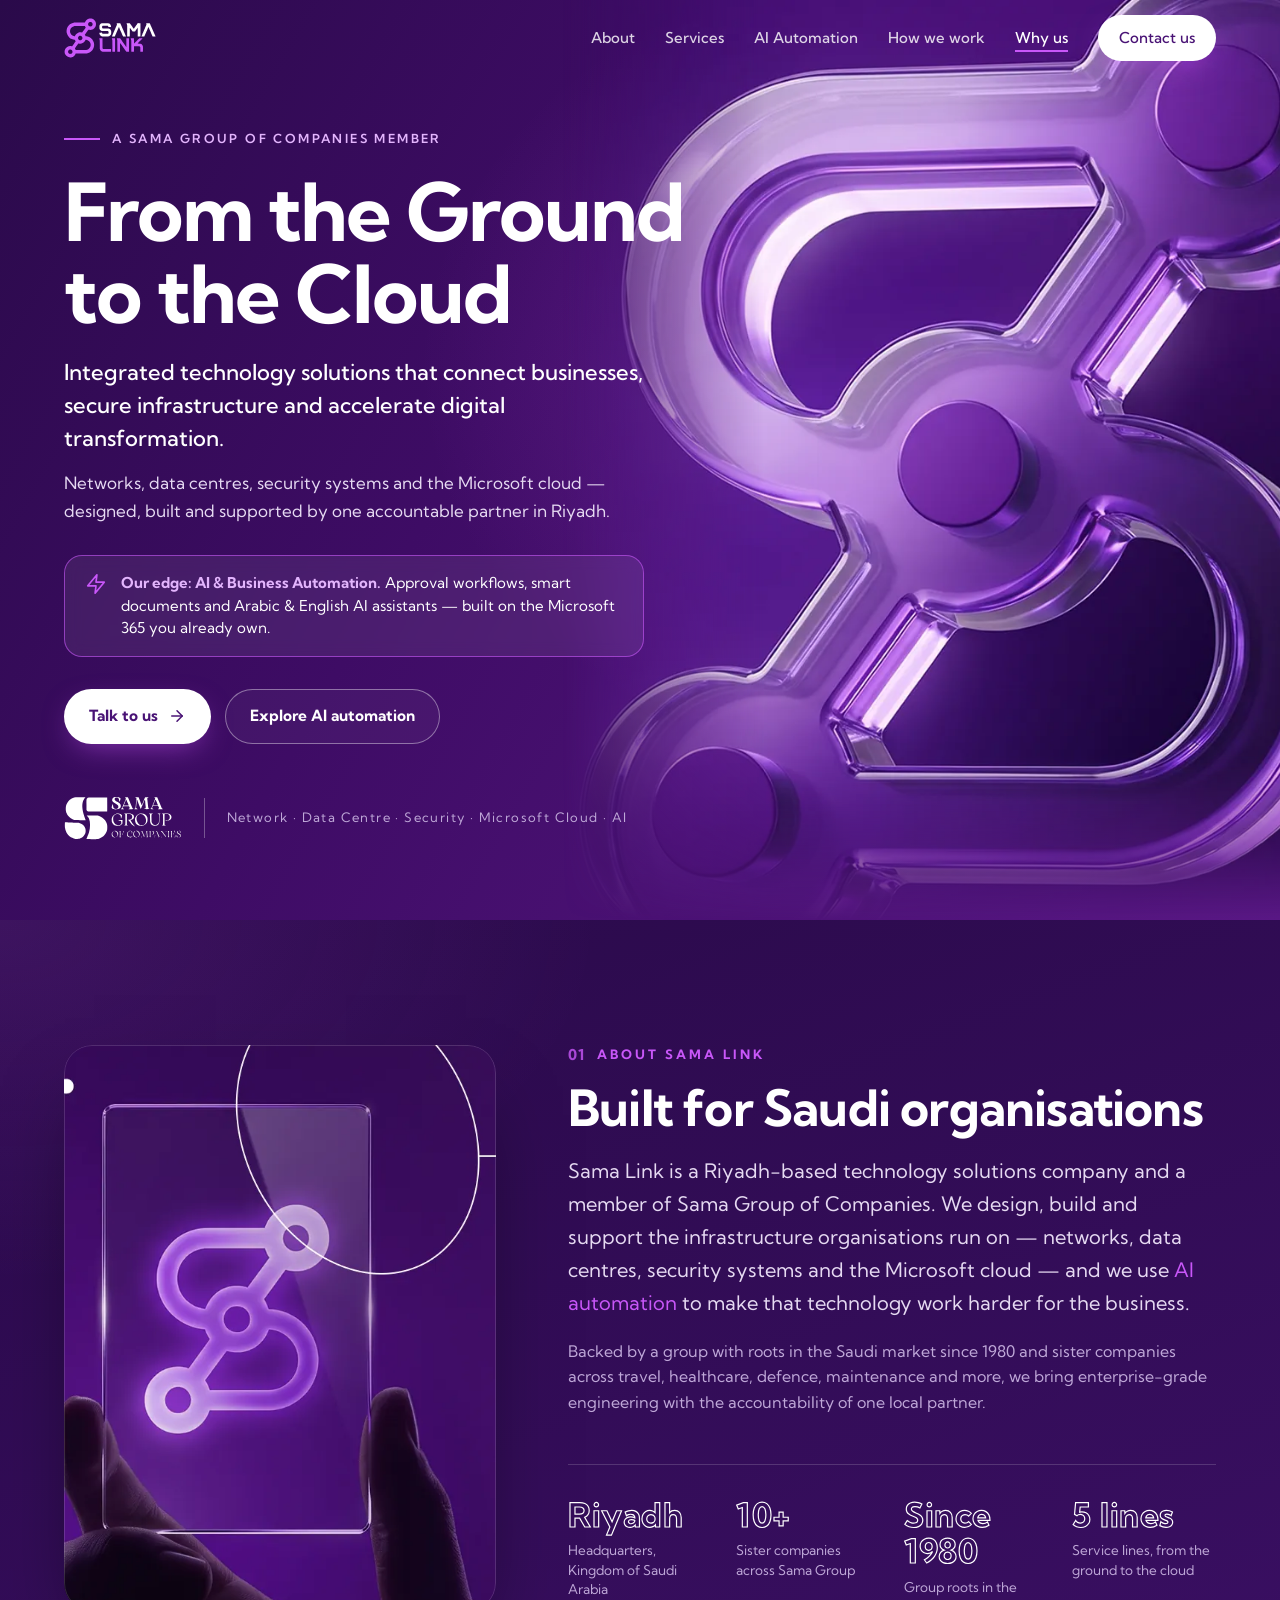
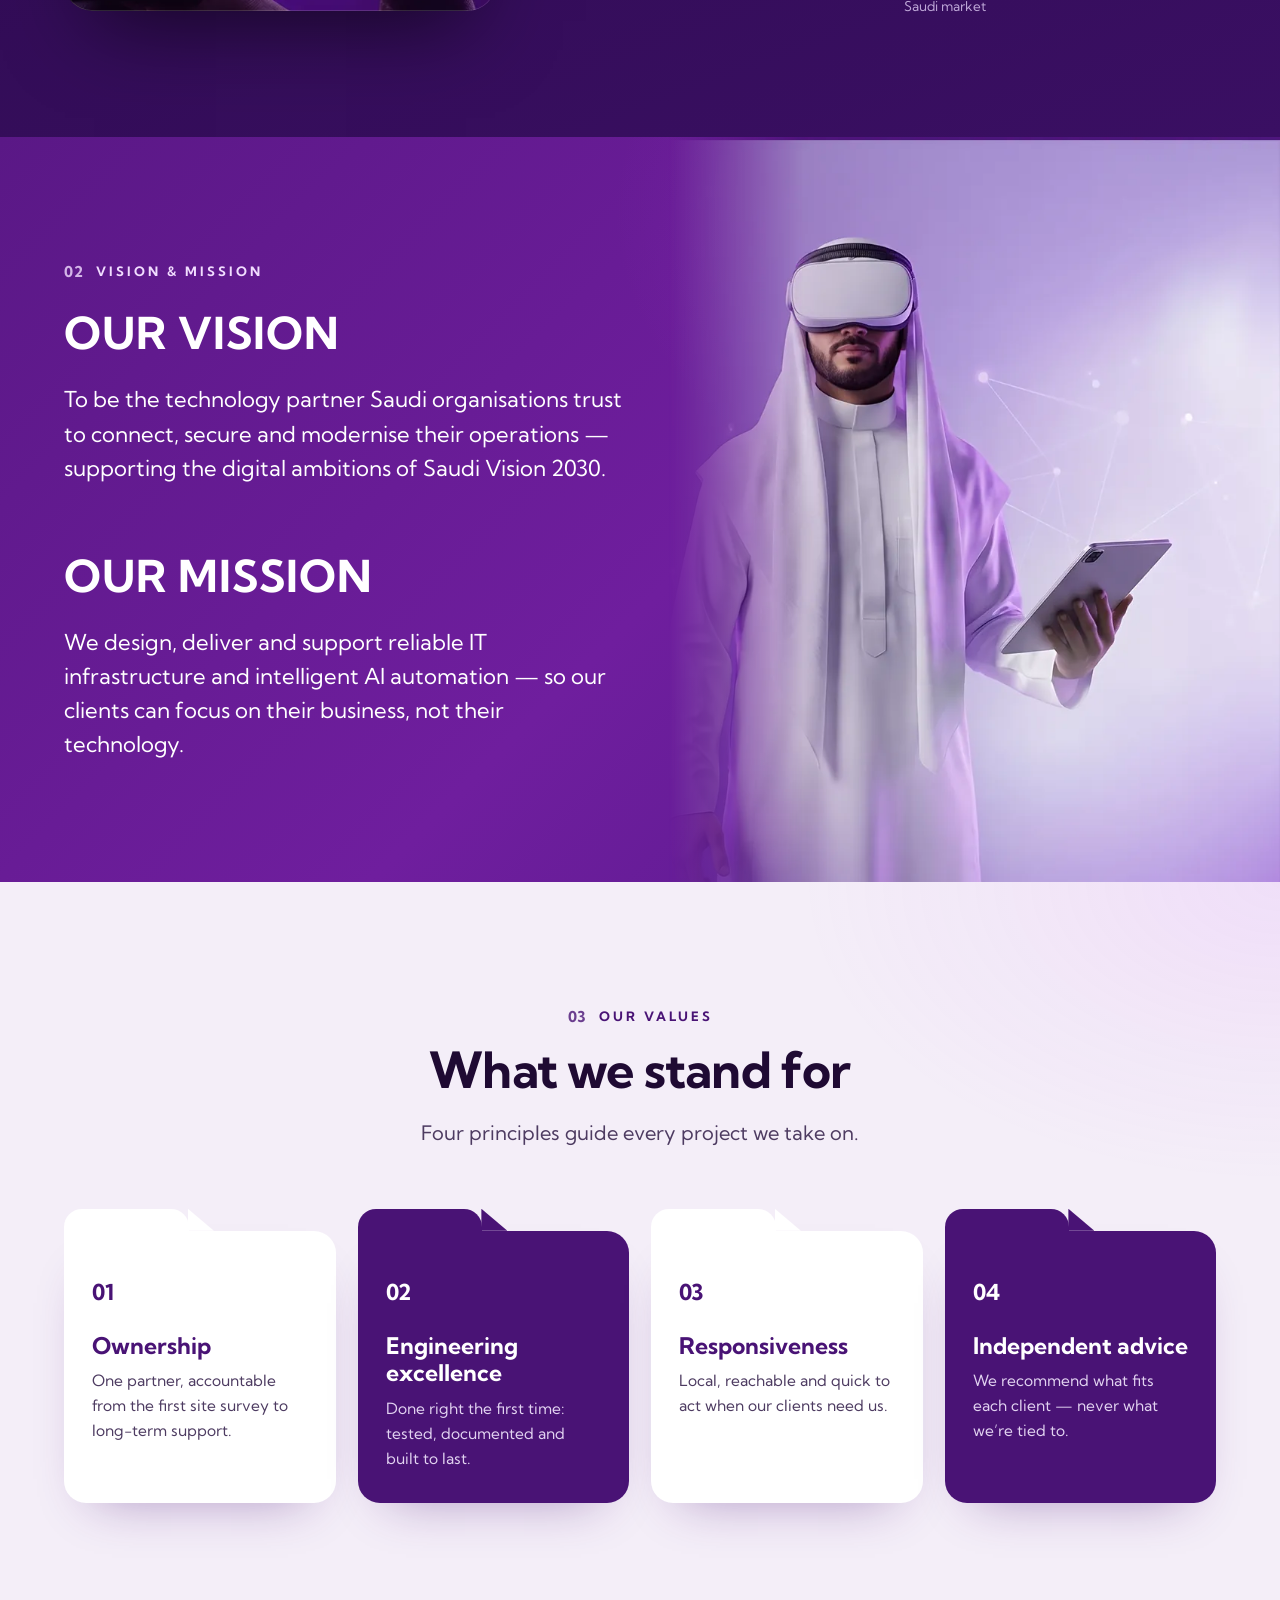
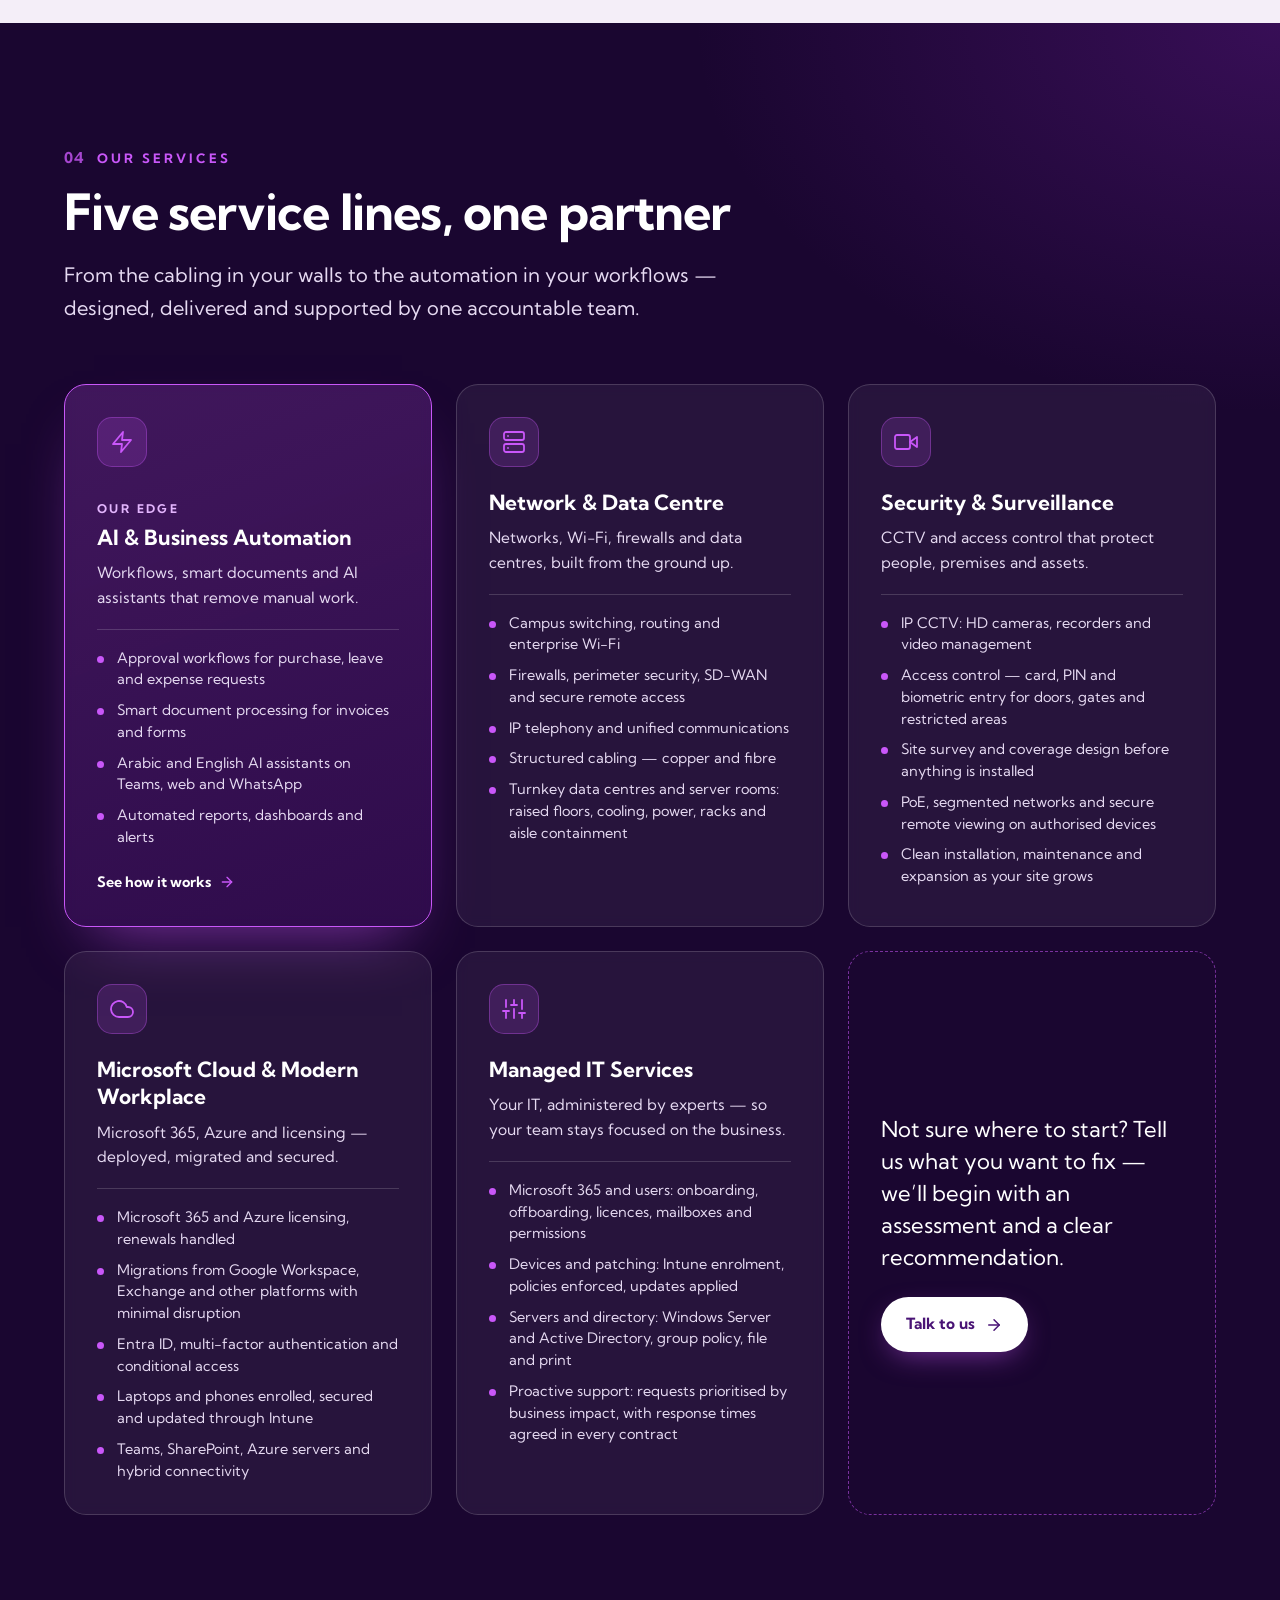
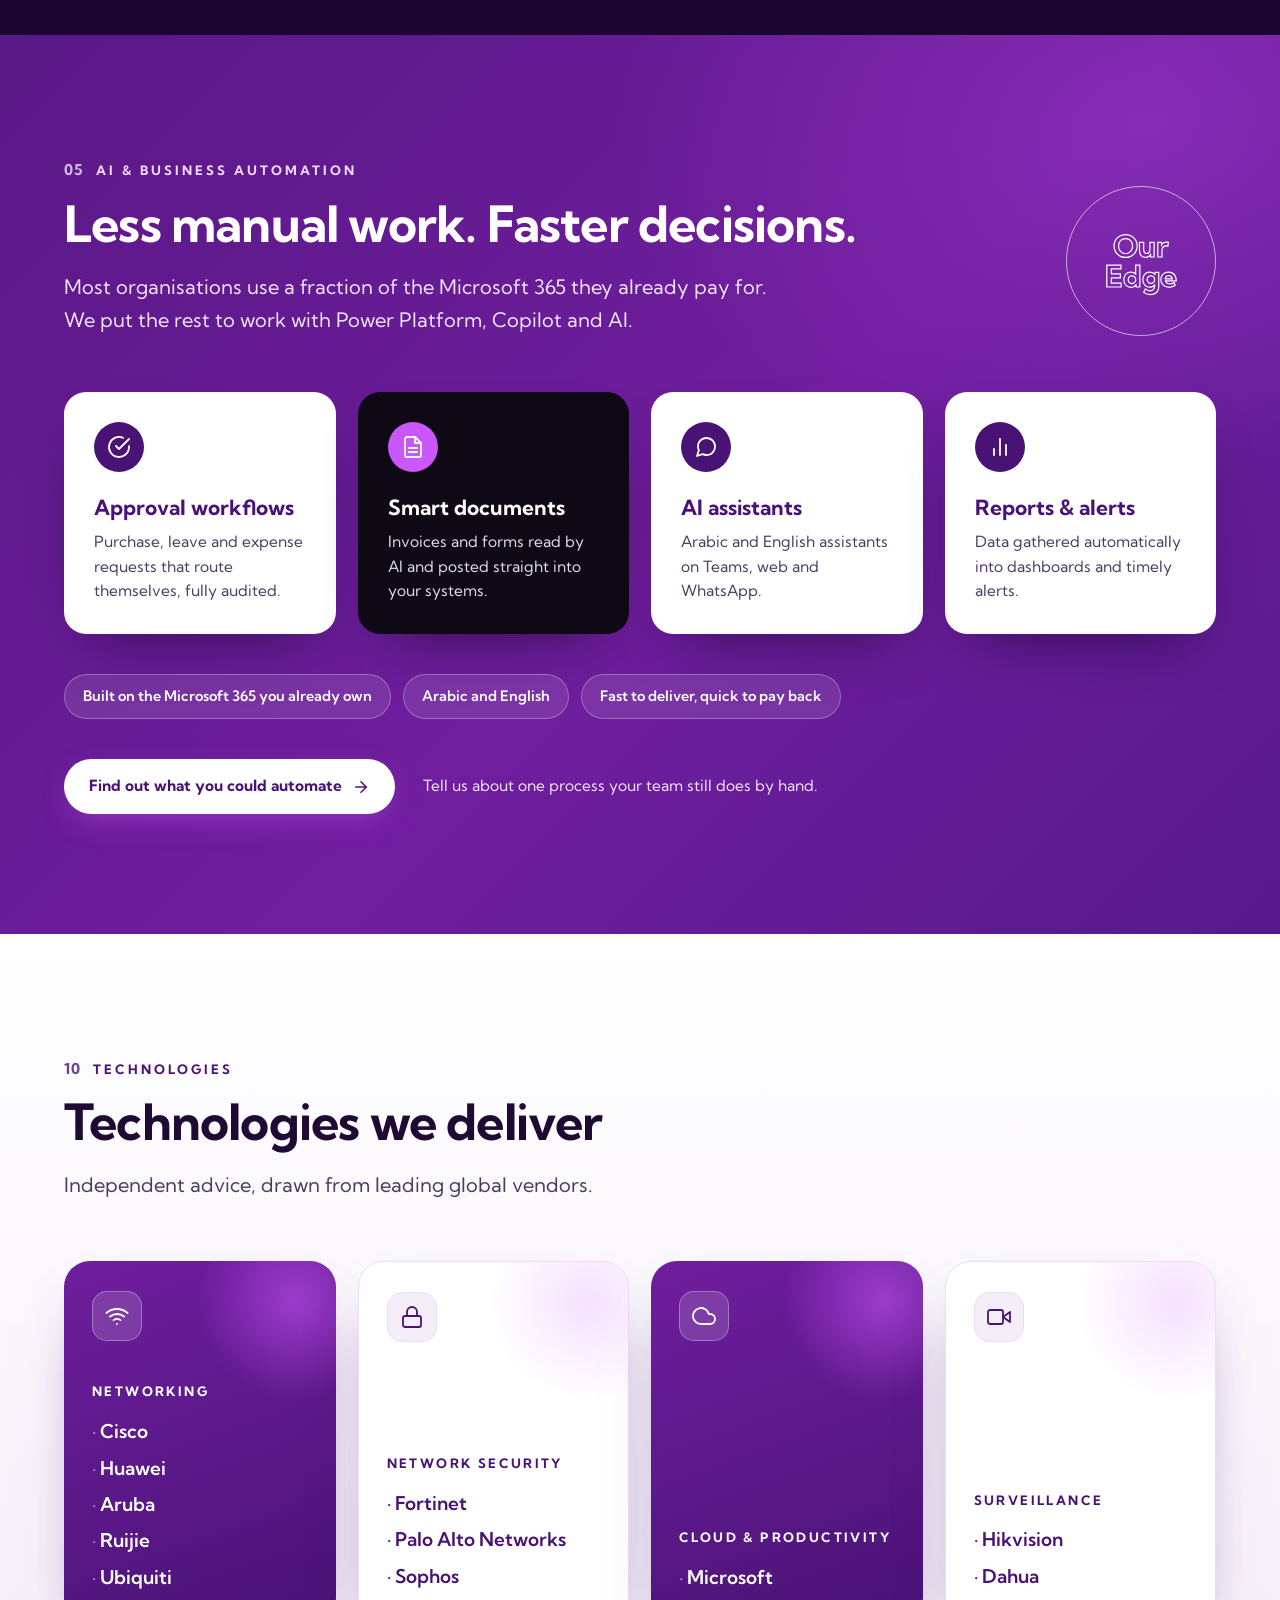
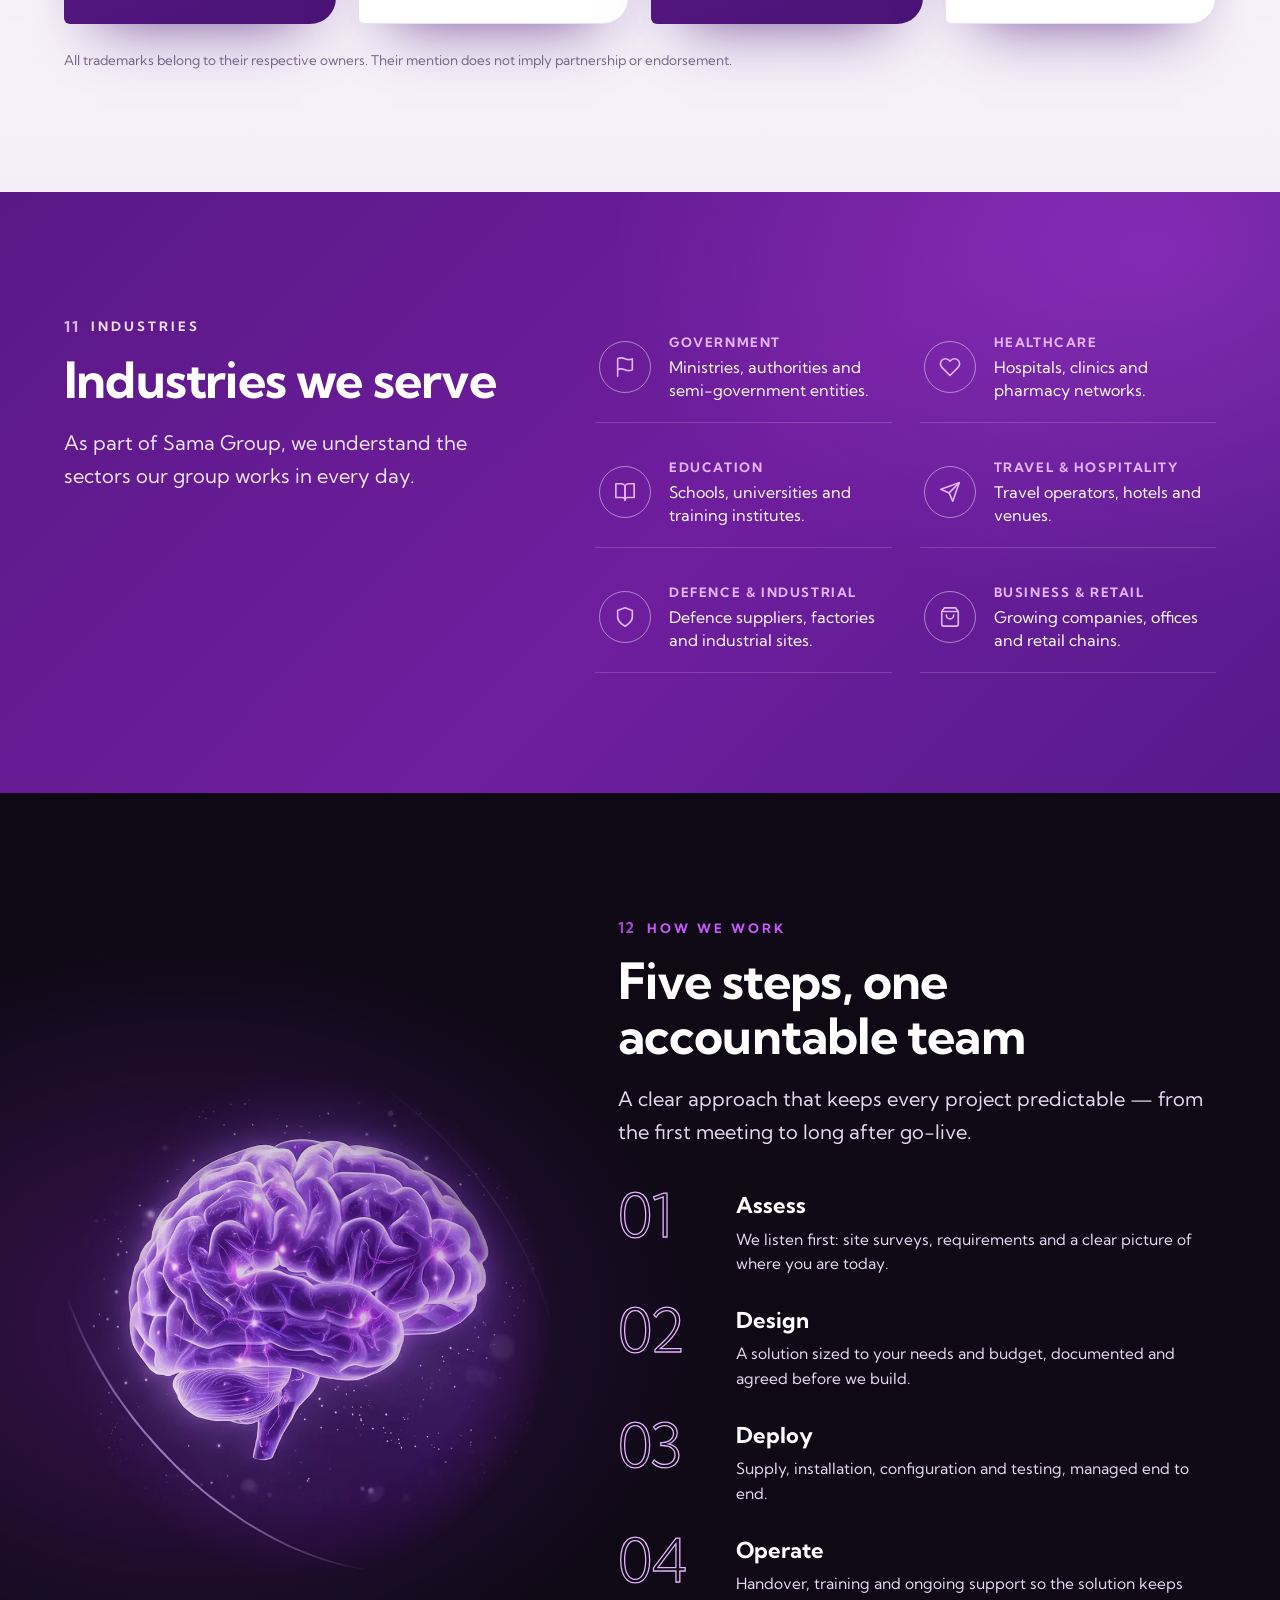
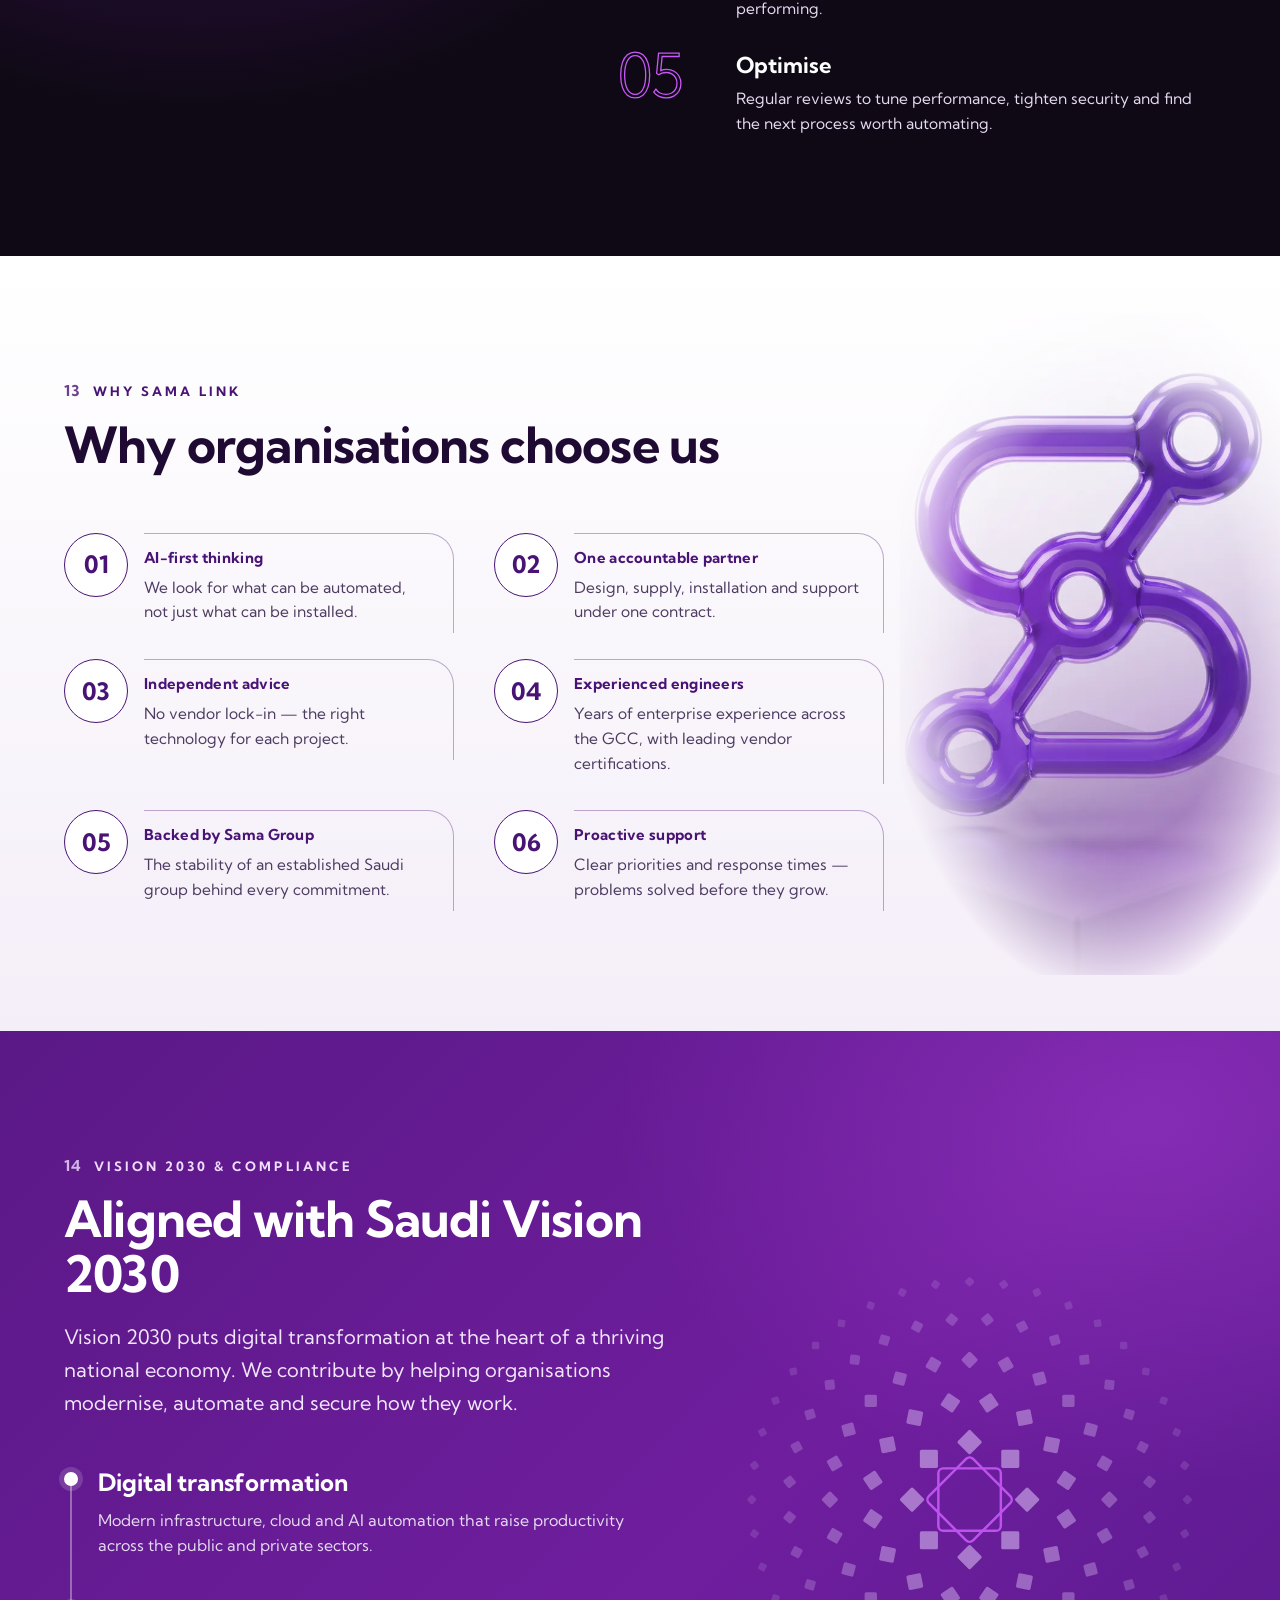
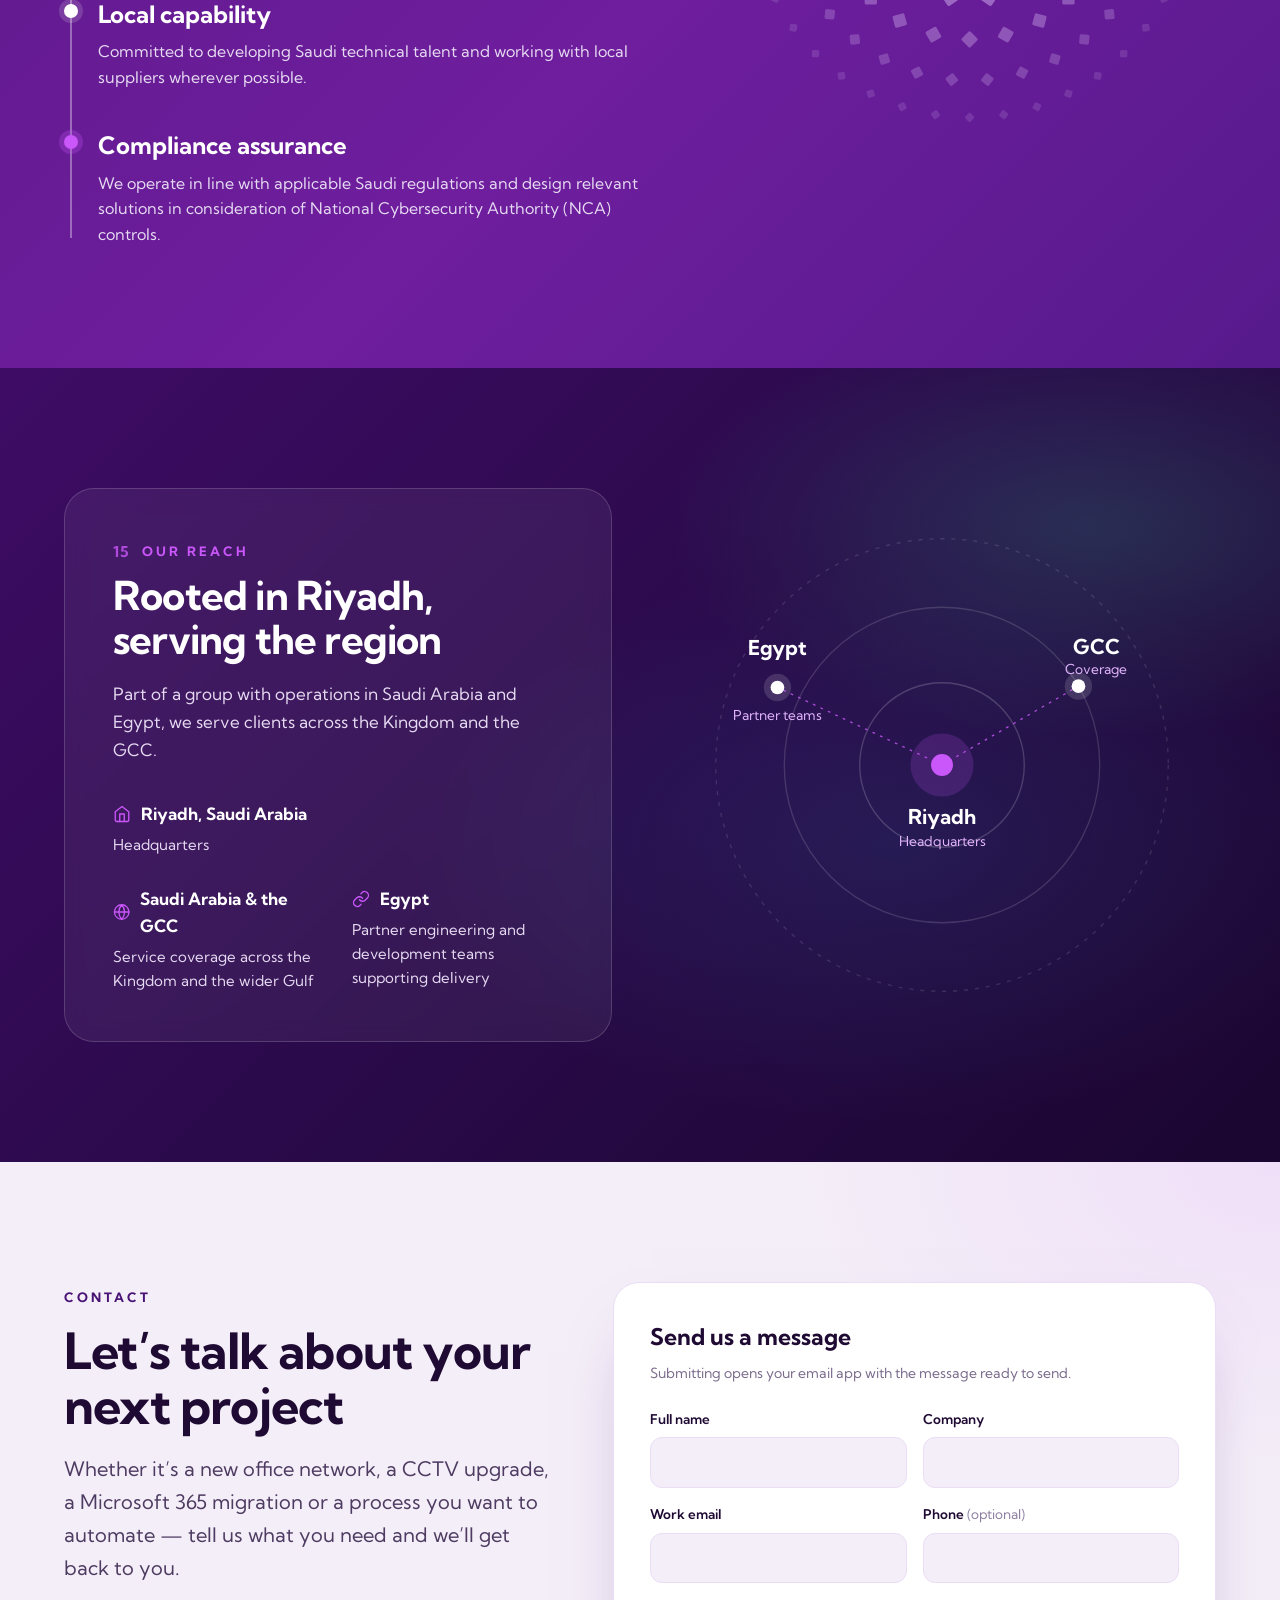
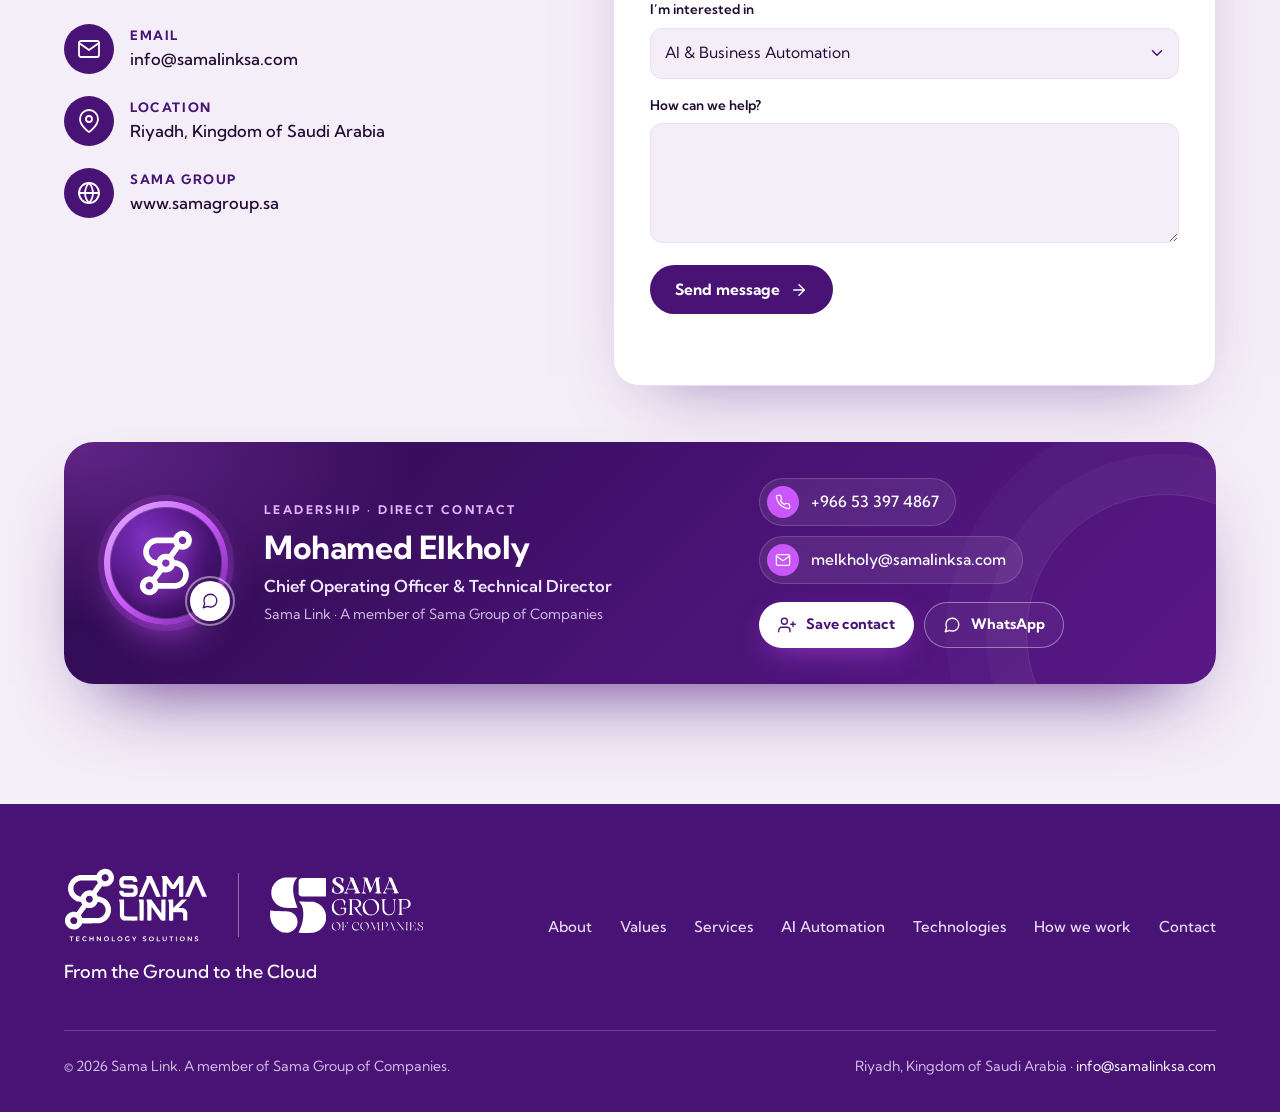
<file: index.html>
<!DOCTYPE html>
<html lang="en" dir="ltr">
<head>
<meta charset="utf-8">
<meta name="viewport" content="width=device-width, initial-scale=1">
<title>Sama Link | Technology Solutions — From the Ground to the Cloud</title>
<meta name="description" content="Sama Link is a Riyadh-based technology solutions company and a member of Sama Group of Companies: AI & business automation, networks and data centres, security and surveillance, Microsoft cloud and managed IT services across Saudi Arabia and the GCC.">
<link rel="canonical" href="https://samalinksa.com/">
<meta name="theme-color" content="#2A0A4A">
<link rel="icon" href="favicon.svg" type="image/svg+xml">
<link rel="apple-touch-icon" href="apple-touch-icon.png">

<meta property="og:type" content="website">
<meta property="og:site_name" content="Sama Link">
<meta property="og:title" content="Sama Link | Technology Solutions">
<meta property="og:description" content="From the Ground to the Cloud — integrated technology solutions that connect businesses, secure infrastructure and accelerate digital transformation.">
<meta property="og:url" content="https://samalinksa.com/">
<meta property="og:image" content="https://samalinksa.com/og-image.jpg">
<meta property="og:image:width" content="1200">
<meta property="og:image:height" content="630">
<meta name="twitter:card" content="summary_large_image">

<link rel="preload" as="font" type="font/woff2" href="kumbh-sans.woff2" crossorigin>
<link rel="stylesheet" href="style.css?v=3.4">
<link rel="preload" as="image" href="hero-s.webp">

<script type="application/ld+json">
{
  "@context": "https://schema.org",
  "@type": "Organization",
  "name": "Sama Link",
  "alternateName": "Sama Link | Technology Solutions",
  "url": "https://samalinksa.com/",
  "logo": "https://samalinksa.com/apple-touch-icon.png",
  "email": "info@samalinksa.com",
  "slogan": "From the Ground to the Cloud",
  "address": { "@type": "PostalAddress", "addressLocality": "Riyadh", "addressCountry": "SA" },
  "areaServed": ["SA", "AE", "KW", "QA", "BH", "OM"],
  "parentOrganization": { "@type": "Organization", "name": "Sama Group of Companies", "url": "https://www.samagroup.sa" }
}
</script>
<script>document.documentElement.classList.add('js');</script>
</head>
<body>

<!-- Logos (vector) and icons. Logo colours are set per placement with CSS custom properties (see .logo in style.css). -->
<svg width="0" height="0" style="position:absolute" aria-hidden="true">
  <defs>
    <symbol id="lg-full" viewBox="5 6 745 384"><path style="fill:var(--lg-a,#C957F9)" d="M47.3 324.3C39.8 322.9 33.0 319.7 26.8 314.6C22.8 311.3 18.4 306.2 16.2 302.3C15.6 301.0 14.9 299.8 14.7 299.4C13.3 296.9 11.7 292.6 10.8 288.7C9.9 285.0 9.9 274.0 10.8 270.0C13.5 257.7 20.5 247.4 30.8 240.6C38.2 235.7 47.0 233.0 55.8 233.0C60.3 233.0 62.7 233.3 67.1 234.4C70.5 235.3 70.6 235.2 72.5 232.6C73.2 231.6 75.3 228.8 77.0 226.4C78.7 223.9 80.7 221.3 81.2 220.6C82.4 219.0 84.4 216.4 86.2 213.8C87.4 212.2 89.7 209.0 94.0 203.2C98.8 196.6 99.7 195.4 99.7 195.2C99.7 195.0 99.3 194.4 98.9 193.9C97.4 191.9 95.8 188.8 94.7 185.8C94.1 184.2 93.3 182.6 93.1 182.4C92.8 182.2 91.9 182.0 91.2 182.0C89.9 182.0 83.3 181.0 79.8 180.4C76.3 179.7 71.6 178.2 68.1 176.7C59.5 173.0 52.4 168.1 45.6 161.0C35.8 150.9 29.6 139.0 27.0 125.7C26.0 120.6 25.7 109.4 26.5 103.6C28.7 86.0 38.7 68.7 53.0 57.6C59.1 52.9 63.6 50.3 70.3 47.6C75.2 45.6 79.0 44.5 84.1 43.6C88.1 42.9 88.4 42.9 131.1 42.8C166.9 42.8 174.1 42.7 174.5 42.3C174.7 42.0 175.2 41.0 175.5 40.0C178.0 32.2 185.2 23.1 193.0 17.8C195.7 15.9 202.4 12.7 205.3 11.9C215.2 9.1 225.8 9.5 234.5 13.0C243.4 16.6 249.7 21.4 255.3 29.0C258.8 33.6 260.3 36.5 261.8 41.1C264.6 49.6 265.2 57.8 263.5 65.2C262.4 70.2 260.2 76.2 258.4 79.2C256.8 82.0 253.2 86.5 250.7 89.0C244.4 95.2 238.0 98.8 229.4 101.0C225.9 102.0 224.9 102.1 219.2 102.2C213.3 102.4 212.5 102.3 208.7 101.5C206.4 101.0 204.2 100.6 203.9 100.6C203.2 100.5 202.2 101.6 199.3 105.7C198.6 106.7 196.9 109.0 195.5 110.8C194.2 112.7 192.6 114.8 192.1 115.5C191.2 116.8 187.9 121.3 184.8 125.5C184.0 126.6 181.5 130.0 179.2 133.0C174.3 139.7 174.0 140.1 174.0 141.0C174.0 141.4 174.7 142.7 175.5 143.9C177.5 147.0 178.8 149.7 179.5 151.7C179.8 152.7 180.2 153.7 180.4 153.9C180.6 154.2 181.8 154.3 184.0 154.3C187.7 154.3 189.9 154.7 195.6 156.0C205.1 158.3 213.8 162.5 221.9 168.7C227.5 173.0 234.8 180.8 237.5 185.4C243.5 195.7 244.1 196.9 245.9 202.8C249.9 215.9 250.3 226.7 247.4 238.7C245.6 246.2 242.9 253.2 239.5 258.8C232.5 270.6 225.1 277.7 212.1 285.5C206.6 288.7 197.7 291.7 189.0 293.2C186.3 293.6 180.4 293.7 142.9 293.8C110.9 293.9 99.9 294.0 99.5 294.3C99.3 294.5 99.0 295.1 98.9 295.5C98.4 297.2 96.0 302.0 94.1 304.9C91.7 308.5 85.8 314.4 82.3 316.9C78.1 319.7 72.3 322.4 67.7 323.6C61.9 325.1 53.1 325.4 47.3 324.3ZM61.8 296.2C67.3 294.3 71.4 290.1 73.2 284.5C75.2 278.2 73.7 271.6 69.3 266.9C64.8 262.1 58.6 260.1 52.0 261.5C46.4 262.6 42.6 265.5 39.8 270.9C34.1 281.9 41.1 295.3 53.5 297.1C55.5 297.4 59.5 296.9 61.8 296.2ZM184.1 265.2C190.7 264.2 197.4 261.7 201.9 258.7C210.7 252.7 217.3 243.4 220.0 233.2C221.0 229.3 221.3 221.3 220.5 216.6C219.2 208.8 213.9 199.0 208.0 193.5C201.4 187.4 192.5 183.4 183.7 182.4C180.6 182.0 179.9 182.4 179.2 184.4C178.1 188.2 174.1 194.6 170.2 198.7C165.5 203.7 161.7 206.6 155.8 209.4C149.0 212.6 144.4 213.7 136.7 213.7C131.7 213.7 129.3 213.5 125.0 212.4L122.5 211.7 L121.2 213.1C120.5 213.9 119.4 215.2 118.9 216.1C118.3 216.9 115.6 220.6 112.9 224.2C101.0 240.2 92.7 251.5 92.7 251.7C92.7 251.8 93.5 253.1 94.5 254.6C96.2 257.1 98.3 261.1 98.9 262.7C99.0 263.1 99.3 263.9 99.5 264.5L100.0 265.6 L140.4 265.6C175.0 265.7 181.3 265.6 184.1 265.2ZM140.5 185.5C144.0 184.6 146.6 183.1 149.4 180.3C152.1 177.6 153.3 175.5 154.2 171.9C155.6 165.9 153.9 159.9 149.5 155.6C145.4 151.4 141.2 149.8 135.5 150.1C131.7 150.3 129.6 150.9 126.4 153.0C125.3 153.7 124.0 154.9 123.4 155.6C122.9 156.3 122.3 157.0 122.1 157.3C121.3 158.1 119.7 161.7 119.1 163.8C118.5 166.3 118.7 171.4 119.5 173.5C121.3 178.0 124.6 181.9 128.0 183.8C131.7 185.8 136.6 186.5 140.5 185.5ZM92.8 153.6C93.1 153.4 93.8 151.9 94.3 150.4C95.5 147.1 95.5 147.2 98.0 143.3C104.0 134.2 110.8 128.6 120.3 124.8C125.4 122.8 130.2 122.0 136.7 121.9C142.2 121.9 144.7 122.2 149.7 123.8C150.6 124.1 151.4 124.2 151.7 124.0C152.0 123.8 153.3 122.1 154.7 120.1C156.0 118.1 158.6 114.5 160.5 112.0C165.5 105.4 172.3 96.2 174.3 93.3C175.3 92.0 177.2 89.3 178.6 87.4C179.9 85.6 181.0 83.9 181.0 83.7C181.0 83.5 180.3 82.4 179.4 81.1C178.6 79.9 177.2 77.3 176.3 75.2C175.2 72.4 174.6 71.4 174.0 71.2C173.4 70.9 158.8 70.9 131.2 71.0L89.2 71.2 L86.3 71.9C75.9 74.7 68.3 79.7 62.3 87.7C58.9 92.1 55.9 99.0 54.6 104.8C54.0 107.5 54.1 118.2 54.6 120.8C55.4 124.3 57.3 129.0 59.8 133.3C61.6 136.6 62.8 138.2 65.3 140.7C68.4 143.9 71.5 146.6 74.2 148.0C74.9 148.4 76.0 149.0 76.5 149.3C77.0 149.6 78.2 150.2 79.2 150.5C80.1 150.8 81.0 151.2 81.2 151.3C81.8 151.8 85.0 152.7 88.0 153.3C91.9 154.1 92.1 154.1 92.8 153.6ZM225.2 73.4C228.0 72.3 230.6 70.4 232.5 68.1C234.6 65.7 235.2 64.4 236.0 61.5C236.6 59.3 236.7 58.3 236.6 55.7C236.4 51.9 235.8 50.0 233.9 47.0C231.2 42.9 226.8 39.9 221.9 38.9C218.4 38.1 216.9 38.2 213.5 39.2C210.5 40.0 209.1 40.8 206.7 42.8C201.1 47.5 199.0 55.1 201.3 62.4C202.0 64.6 204.8 68.8 206.9 70.7C209.8 73.4 216.1 75.2 220.8 74.6C221.8 74.5 223.8 73.9 225.2 73.4Z"/><path style="fill:var(--lg-a,#C957F9)" d="M337.8 279.0L316.5 278.8 L313.7 277.9C309.3 276.5 306.5 274.8 303.6 272.0C299.1 267.5 296.8 263.3 295.4 257.0C295.0 255.2 295.0 249.5 295.0 222.9C295.0 191.7 294.9 188.8 293.9 184.5C293.6 183.4 293.0 180.7 292.5 178.5C292.0 176.3 291.4 173.7 291.1 172.8C290.2 169.9 289.5 170.0 303.8 170.0C313.0 170.0 316.3 170.1 316.6 170.4C316.9 170.7 317.0 179.9 317.0 209.8C317.0 250.7 317.0 250.4 318.4 253.2C319.1 254.5 320.8 255.9 322.6 256.7C323.9 257.3 325.5 257.4 354.6 257.5C377.4 257.5 385.4 257.7 385.8 258.0C386.2 258.3 386.3 260.2 386.3 268.3C386.3 273.7 386.2 278.4 386.1 278.6C385.7 279.1 369.9 279.3 337.8 279.0ZM397.5 278.7C397.1 278.4 397.0 269.3 397.1 233.4C397.1 185.1 397.2 187.7 395.5 182.0C395.3 181.2 394.8 179.5 394.5 178.2C394.2 176.9 393.6 174.8 393.3 173.6C392.1 169.8 391.0 170.2 405.5 170.1C414.5 170.0 418.2 170.1 418.5 170.4C419.2 170.9 419.2 278.6 418.6 278.8C418.4 278.9 413.6 279.0 408.0 279.1C400.2 279.1 397.8 279.1 397.5 278.7ZM437.6 278.8C437.5 278.7 437.3 261.5 437.3 233.7C437.3 195.3 437.3 188.6 436.8 187.1C436.6 186.2 435.5 182.2 434.5 178.2C433.2 172.9 432.8 170.7 433.1 170.4C433.3 170.1 436.3 170.0 446.2 170.0L459.0 170.0 L459.5 170.8C459.8 171.2 461.8 173.9 464.0 176.8C468.0 182.3 472.3 188.3 477.5 195.8C479.1 198.2 481.7 201.9 483.3 204.0C486.6 208.4 489.2 212.1 493.7 218.6C495.4 221.1 497.3 223.8 497.9 224.5C498.4 225.2 500.4 228.0 502.2 230.7C509.3 241.0 509.6 241.3 510.1 241.3C510.2 241.3 510.3 225.5 510.3 206.1C510.3 179.1 510.4 170.7 510.7 170.4C511.0 170.1 513.8 170.0 521.2 170.0C530.7 170.0 531.3 170.0 531.6 170.6C532.1 171.6 532.1 278.5 531.6 278.9C531.4 279.0 526.5 279.1 520.8 279.1C511.0 279.1 510.2 279.0 509.7 278.5C509.3 278.1 507.8 276.1 506.4 274.0C504.9 271.9 502.6 268.6 501.2 266.7C499.9 264.7 496.6 260.1 494.0 256.3C491.3 252.6 488.9 249.1 488.6 248.7C488.1 248.0 481.8 239.1 475.7 230.5C474.8 229.2 472.4 225.9 470.3 223.2C468.3 220.4 465.4 216.4 463.8 214.2C460.4 209.5 459.7 208.6 459.3 208.9C459.1 209.0 459.0 224.6 459.0 243.6C459.0 262.6 458.9 278.4 458.7 278.6C458.5 278.9 456.2 279.0 448.2 279.1C442.1 279.1 437.8 279.0 437.6 278.8ZM550.6 278.7C550.3 278.3 550.2 267.0 550.1 233.4L550.1 188.5 L549.2 185.3C546.3 174.6 545.6 171.8 545.7 171.0L545.8 170.2 L558.5 170.1C569.8 170.0 571.2 170.0 571.6 170.5C571.8 170.9 572.0 176.5 572.0 191.9C572.0 203.4 572.1 212.9 572.1 212.9C572.2 213.0 576.0 209.3 580.6 204.6C592.4 192.5 607.6 177.3 611.7 173.4L615.3 170.0 L628.5 170.0C639.8 170.0 641.7 170.1 641.9 170.5C642.0 170.8 637.9 175.1 629.1 183.7C608.8 203.8 599.6 213.1 599.9 213.4C600.0 213.5 605.1 213.7 611.2 213.7C621.3 213.9 622.4 213.9 624.8 214.6C632.4 216.7 637.8 221.0 641.7 228.2C643.0 230.5 643.8 233.2 644.5 237.0C645.2 241.0 645.2 278.1 644.5 278.7C643.9 279.1 624.1 279.2 623.6 278.8C623.5 278.6 623.3 270.5 623.3 260.7C623.2 243.4 623.1 242.8 622.5 241.3C621.5 239.1 619.8 237.3 617.8 236.5L616.2 235.7 L594.1 235.7C573.4 235.7 572.0 235.7 571.9 236.2C571.9 236.6 571.9 246.1 571.9 257.3C572.0 274.6 572.0 277.9 571.6 278.4C571.2 279.0 570.4 279.1 561.0 279.1C552.7 279.2 550.9 279.1 550.6 278.7Z"/><path style="fill:var(--lg-m,#fff)" d="M54.9 297.1C55.3 297.0 55.9 297.0 56.3 297.1C56.6 297.2 56.2 297.3 55.5 297.2C54.8 297.2 54.5 297.2 54.9 297.1ZM120.4 293.8C120.7 293.7 121.3 293.7 121.6 293.8C121.9 293.9 121.6 293.9 121.0 293.9C120.4 293.9 120.1 293.9 120.4 293.8ZM127.4 293.8C128.3 293.7 129.7 293.7 130.6 293.8C131.5 293.8 130.7 293.9 129.0 293.9C127.3 293.9 126.5 293.8 127.4 293.8ZM135.8 293.8C136.3 293.7 137.0 293.7 137.4 293.8C137.8 293.8 137.4 293.9 136.5 293.9C135.6 293.9 135.2 293.8 135.8 293.8ZM148.4 293.8C150.4 293.7 153.6 293.7 155.6 293.8C157.6 293.8 155.9 293.9 152.0 293.9C148.1 293.9 146.4 293.8 148.4 293.8ZM166.4 293.8C168.4 293.7 171.6 293.7 173.6 293.8C175.6 293.8 173.9 293.9 170.0 293.9C166.1 293.9 164.4 293.8 166.4 293.8ZM10.1 285.0C10.1 284.4 10.1 284.1 10.2 284.4C10.3 284.7 10.3 285.3 10.2 285.6C10.1 285.9 10.1 285.6 10.1 285.0ZM9.8 280.0C9.8 278.4 9.8 277.8 9.9 278.6C10.0 279.4 10.0 280.6 9.9 281.4C9.8 282.2 9.8 281.6 9.8 280.0ZM37.8 279.3C37.8 278.3 37.8 277.9 37.9 278.4C38.0 278.9 38.0 279.7 37.9 280.2C37.8 280.8 37.8 280.3 37.8 279.3ZM74.1 278.8C74.1 278.3 74.1 278.1 74.2 278.4C74.3 278.7 74.3 279.2 74.2 279.4C74.1 279.6 74.1 279.4 74.1 278.8ZM322.4 279.1C324.0 279.0 326.6 279.0 328.2 279.1C329.9 279.1 328.5 279.2 325.3 279.2C322.1 279.2 320.8 279.1 322.4 279.1ZM339.1 279.1C342.7 279.0 348.7 279.0 352.4 279.1C356.1 279.1 353.2 279.2 345.8 279.2C338.5 279.2 335.5 279.1 339.1 279.1ZM361.9 279.1C363.1 279.0 364.9 279.0 365.9 279.1C367.0 279.2 366.0 279.2 363.8 279.2C361.6 279.2 360.8 279.2 361.9 279.1ZM372.8 279.1C374.9 279.0 378.4 279.0 380.4 279.1C382.5 279.1 380.7 279.2 376.5 279.2C372.3 279.2 370.6 279.1 372.8 279.1ZM404.6 279.1C406.8 279.0 410.5 279.0 412.8 279.1C415.0 279.1 413.2 279.2 408.7 279.2C404.2 279.2 402.3 279.1 404.6 279.1ZM444.1 279.1C446.5 279.0 450.2 279.0 452.4 279.1C454.7 279.1 452.8 279.2 448.2 279.2C443.6 279.2 441.8 279.1 444.1 279.1ZM516.8 279.1C518.9 279.0 522.4 279.0 524.6 279.1C526.7 279.1 525.0 279.2 520.7 279.2C516.4 279.2 514.6 279.1 516.8 279.1ZM556.9 279.1C559.2 279.0 562.8 279.0 564.9 279.1C567.1 279.1 565.2 279.2 560.8 279.2C556.4 279.2 554.7 279.1 556.9 279.1ZM628.1 279.1C629.7 279.0 632.4 279.0 634.1 279.1C635.8 279.1 634.5 279.2 631.2 279.2C627.9 279.2 626.5 279.1 628.1 279.1ZM437.1 275.3C437.1 273.6 437.2 272.9 437.2 273.8C437.3 274.6 437.3 276.0 437.2 276.9C437.2 277.8 437.1 277.1 437.1 275.3ZM623.1 268.2C623.1 262.5 623.2 260.1 623.2 262.9C623.3 265.7 623.3 270.3 623.2 273.2C623.2 276.1 623.1 273.8 623.1 268.2ZM459.1 269.2C459.1 267.3 459.2 266.6 459.2 267.6C459.3 268.6 459.3 270.1 459.2 270.9C459.2 271.8 459.1 271.0 459.1 269.2ZM550.1 270.0C550.1 268.8 550.2 268.3 550.2 268.9C550.3 269.5 550.3 270.5 550.2 271.1C550.2 271.7 550.1 271.2 550.1 270.0ZM42.3 266.9C42.3 266.8 42.8 266.4 43.4 265.8L44.5 264.8 L43.5 265.9C42.6 266.9 42.3 267.2 42.3 266.9ZM101.8 265.4C102.3 265.4 103.0 265.4 103.4 265.4C103.8 265.5 103.4 265.6 102.5 265.6C101.6 265.6 101.2 265.5 101.8 265.4ZM125.9 265.4C134.6 265.4 148.8 265.4 157.4 265.4C166.1 265.5 159.0 265.5 141.7 265.5C124.3 265.5 117.3 265.5 125.9 265.4ZM176.6 265.4C177.5 265.4 179.1 265.4 180.1 265.4C181.0 265.5 180.3 265.5 178.3 265.5C176.4 265.5 175.6 265.5 176.6 265.4ZM437.2 238.8C437.2 224.7 437.2 219.0 437.2 226.1C437.3 233.2 437.3 244.8 437.2 251.8C437.2 258.8 437.2 253.0 437.2 238.8ZM550.1 259.3C550.1 257.4 550.2 256.6 550.2 257.6C550.3 258.5 550.3 260.1 550.2 261.1C550.2 262.0 550.1 261.3 550.1 259.3ZM54.6 261.1C55.2 261.0 56.2 261.0 56.9 261.1C57.6 261.2 57.1 261.2 55.8 261.2C54.6 261.2 54.0 261.2 54.6 261.1ZM350.6 257.4C351.2 257.4 352.2 257.4 352.9 257.4C353.6 257.5 353.1 257.6 351.8 257.6C350.6 257.6 350.0 257.5 350.6 257.4ZM363.6 257.4C364.6 257.4 366.1 257.4 366.9 257.4C367.8 257.5 367.0 257.5 365.2 257.5C363.3 257.5 362.6 257.5 363.6 257.4ZM623.1 253.3C623.1 250.9 623.2 249.8 623.2 251.1C623.3 252.3 623.3 254.3 623.2 255.6C623.2 256.8 623.1 255.8 623.1 253.3ZM93.8 253.6C93.1 252.7 92.9 252.2 93.3 252.5C93.7 252.7 94.5 254.0 94.2 254.0C94.1 254.0 93.9 253.8 93.8 253.6ZM294.8 247.2C294.8 243.3 294.9 241.8 294.9 243.8C295.0 245.7 295.0 248.9 294.9 250.8C294.9 252.6 294.8 251.0 294.8 247.2ZM209.0 252.5C209.4 252.0 209.9 251.7 209.9 251.7C210.0 251.7 209.8 252.0 209.3 252.5C208.9 253.0 208.5 253.3 208.4 253.3C208.3 253.3 208.6 253.0 209.0 252.5ZM623.1 246.5C623.1 245.6 623.2 245.2 623.2 245.8C623.3 246.3 623.3 247.0 623.2 247.4C623.2 247.8 623.1 247.4 623.1 246.5ZM459.1 242.3C459.1 239.3 459.2 238.1 459.2 239.6C459.3 241.1 459.3 243.6 459.2 245.1C459.2 246.6 459.1 245.4 459.1 242.3ZM397.1 243.3C397.1 242.0 397.2 241.4 397.2 242.1C397.3 242.8 397.3 243.9 397.2 244.6C397.2 245.3 397.1 244.7 397.1 243.3ZM571.8 241.0C571.8 238.5 571.8 237.5 571.9 238.8C572.0 240.0 572.0 242.0 571.9 243.2C571.8 244.5 571.8 243.5 571.8 241.0ZM550.1 237.8C550.1 237.1 550.2 236.8 550.2 237.3C550.3 237.7 550.3 238.3 550.2 238.6C550.1 238.9 550.1 238.6 550.1 237.8ZM294.8 229.5C294.8 226.6 294.9 225.4 294.9 226.9C295.0 228.5 295.0 230.9 294.9 232.3C294.9 233.7 294.8 232.4 294.8 229.5ZM550.1 231.0C550.1 229.8 550.2 229.3 550.2 229.9C550.3 230.5 550.3 231.5 550.2 232.1C550.2 232.7 550.1 232.2 550.1 231.0ZM459.1 221.8C459.1 221.1 459.2 220.8 459.2 221.3C459.3 221.7 459.3 222.3 459.2 222.6C459.1 222.9 459.1 222.6 459.1 221.8ZM294.8 205.0C294.8 196.7 294.9 193.2 294.9 197.4C295.0 201.6 295.0 208.4 294.9 212.6C294.9 216.8 294.8 213.3 294.8 205.0ZM397.1 217.5C397.1 216.0 397.2 215.5 397.2 216.3C397.3 217.0 397.3 218.2 397.2 218.9C397.2 219.6 397.1 219.0 397.1 217.5ZM550.1 211.8C550.1 210.2 550.2 209.5 550.2 210.2C550.3 211.0 550.3 212.4 550.2 213.2C550.2 214.1 550.1 213.5 550.1 211.8ZM136.9 213.8C137.5 213.7 138.5 213.7 139.1 213.8C139.7 213.8 139.2 213.9 138.0 213.9C136.8 213.9 136.3 213.8 136.9 213.8ZM397.1 213.0C397.1 212.4 397.1 212.1 397.2 212.4C397.3 212.7 397.3 213.3 397.2 213.6C397.1 213.9 397.1 213.6 397.1 213.0ZM600.3 212.2C600.3 212.2 600.8 211.7 601.4 211.1L602.5 210.2 L601.5 211.2C600.6 212.3 600.3 212.5 600.3 212.2ZM437.1 207.0C437.1 205.3 437.2 204.5 437.2 205.4C437.3 206.3 437.3 207.7 437.2 208.6C437.2 209.5 437.1 208.7 437.1 207.0ZM166.5 202.3C167.2 201.6 167.9 201.0 168.0 201.0C168.1 201.0 167.5 201.6 166.8 202.3C166.1 203.1 165.5 203.7 165.4 203.7C165.3 203.7 165.8 203.1 166.5 202.3ZM612.3 200.2C613.0 199.5 613.5 199.0 613.6 199.0C613.7 199.0 613.3 199.5 612.7 200.2C612.0 200.8 611.5 201.3 611.4 201.3C611.3 201.3 611.7 200.8 612.3 200.2ZM614.0 198.6C614.0 198.5 614.5 198.0 615.1 197.5L616.2 196.5 L615.2 197.6C614.3 198.6 614.0 198.8 614.0 198.6ZM550.1 195.8C550.1 194.5 550.2 194.1 550.2 194.8C550.3 195.4 550.3 196.5 550.2 197.1C550.2 197.7 550.1 197.1 550.1 195.8ZM207.1 192.9L206.2 191.8 L207.2 192.8C208.3 193.7 208.5 194.0 208.2 194.0C208.2 194.0 207.7 193.5 207.1 192.9ZM620.7 192.2C621.3 191.5 621.9 191.0 622.0 191.0C622.1 191.0 621.6 191.5 621.0 192.2C620.4 192.8 619.8 193.3 619.7 193.3C619.6 193.3 620.0 192.8 620.7 192.2ZM550.1 191.2C550.1 190.6 550.1 190.4 550.2 190.8C550.3 191.1 550.3 191.5 550.2 191.8C550.1 192.0 550.1 191.7 550.1 191.2ZM624.2 188.7C625.3 187.6 626.2 186.7 626.3 186.7C626.4 186.7 625.6 187.6 624.5 188.7C623.4 189.8 622.4 190.7 622.4 190.7C622.3 190.7 623.1 189.8 624.2 188.7ZM94.1 185.2C93.8 184.7 93.7 184.1 93.7 183.9C93.7 183.7 93.9 184.0 94.2 184.6C94.8 185.9 94.6 186.4 94.1 185.2ZM129.3 184.5C128.9 184.2 128.7 184.0 128.8 184.0C129.0 184.0 129.5 184.2 130.0 184.5C130.5 184.8 130.7 185.0 130.5 185.0C130.3 185.0 129.8 184.8 129.3 184.5ZM634.2 178.7C635.6 177.2 636.9 176.0 637.0 176.0C637.1 176.0 636.0 177.2 634.5 178.7C633.0 180.1 631.8 181.3 631.7 181.3C631.6 181.3 632.7 180.1 634.2 178.7ZM531.8 174.7C531.8 173.8 531.8 173.5 531.9 173.9C532.0 174.3 532.0 175.0 531.9 175.4C531.8 175.8 531.8 175.5 531.8 174.7ZM118.7 165.8C118.7 165.3 118.8 165.1 118.9 165.4C119.0 165.7 119.0 166.2 118.9 166.4C118.8 166.6 118.7 166.4 118.7 165.8ZM313.0 155.3C307.5 154.0 304.3 152.3 300.4 148.6C296.1 144.4 293.6 139.9 292.5 134.0C292.0 131.1 291.8 125.2 292.3 124.9C292.5 124.8 297.1 124.6 302.6 124.5L312.6 124.3 L313.1 125.1C313.4 125.5 313.7 126.5 313.8 127.3C314.2 130.0 316.0 132.4 318.5 133.8C319.8 134.5 320.0 134.5 339.8 134.5L359.8 134.5 L361.4 133.7C363.3 132.8 365.5 130.4 366.0 128.7C366.3 127.9 366.4 125.6 366.3 122.8C366.1 117.6 365.7 116.2 363.5 114.4C361.0 112.3 361.1 112.3 336.5 112.3C315.0 112.3 314.0 112.3 311.5 111.7C307.4 110.6 304.5 108.9 300.6 105.4C296.6 101.7 294.2 97.6 292.8 92.1C292.0 88.9 292.0 88.6 292.1 78.8C292.2 67.4 292.3 66.8 295.3 61.2C298.5 55.1 303.6 50.9 310.6 48.6C312.8 47.8 312.9 47.8 338.8 47.8C367.7 47.8 365.5 47.7 370.7 50.1C377.2 53.2 382.6 59.5 384.6 66.5C386.0 71.4 386.5 77.7 385.6 78.6C385.3 78.9 382.5 79.0 374.9 79.0C363.4 79.0 364.0 79.2 364.0 76.3C364.0 73.7 361.6 70.8 358.4 69.6C357.1 69.1 355.0 69.0 339.0 69.0C323.0 69.0 320.9 69.1 319.3 69.6C316.8 70.4 314.6 72.6 313.9 75.0C313.2 77.3 313.2 82.6 313.9 85.0C314.5 87.0 316.2 89.1 318.1 90.1C319.5 90.8 319.7 90.8 342.8 91.0C368.7 91.2 367.5 91.1 372.6 93.5C379.4 96.7 384.1 102.0 386.5 109.2C387.6 112.3 387.7 114.5 387.6 124.3C387.5 133.4 387.4 134.4 386.7 136.6C384.1 144.9 378.1 151.6 370.5 154.3C366.1 156.0 365.2 156.0 339.5 156.0C317.6 155.9 315.3 155.9 313.0 155.3ZM393.8 155.8C393.1 155.5 393.2 155.2 394.7 151.7C395.5 149.9 396.2 148.2 396.4 147.8C397.4 145.4 401.1 136.4 401.3 135.8C401.5 135.5 402.3 133.7 403.0 131.8C403.8 130.0 404.7 127.9 405.0 127.2C405.3 126.4 406.7 123.3 408.0 120.2C409.3 117.0 410.8 113.8 411.2 112.8C411.6 111.9 412.2 110.6 412.5 109.8C413.0 108.5 413.9 106.6 414.3 105.6C414.5 105.4 416.1 101.5 418.0 97.1C419.9 92.8 422.0 87.9 422.7 86.4C423.4 84.9 424.0 83.5 424.0 83.4C424.0 83.1 425.0 80.7 426.7 77.2C427.2 76.1 428.4 73.3 429.3 71.0C431.1 66.7 431.9 64.9 432.4 63.9C432.7 63.3 433.5 61.0 434.0 59.6C434.3 58.7 434.2 58.0 432.8 53.2C431.9 49.8 431.6 48.3 431.9 48.0C432.1 47.8 438.0 47.6 446.2 47.6L460.1 47.6 L460.7 48.4C461.0 48.8 461.8 50.5 462.5 52.1C463.2 53.8 465.0 57.9 466.4 61.2C467.9 64.5 470.0 69.3 471.1 71.8C472.1 74.4 473.3 77.1 473.7 77.9C475.6 82.1 477.7 86.8 480.3 92.9C481.9 96.7 483.7 100.8 484.3 102.0C484.8 103.2 486.0 106.0 487.0 108.2C487.9 110.4 488.9 112.6 489.2 113.2C489.5 113.7 490.3 115.6 491.0 117.3C491.7 119.1 492.8 121.6 493.4 123.0C494.1 124.4 494.9 126.3 495.3 127.3C495.7 128.3 496.3 129.6 496.5 130.2C496.8 130.7 497.7 133.0 498.7 135.3C499.6 137.6 500.7 140.2 501.2 141.2C501.6 142.1 502.8 145.1 504.0 147.8C505.1 150.6 506.3 153.3 506.6 154.0C507.1 155.0 507.1 155.1 506.6 155.5C506.3 155.7 502.7 155.9 495.1 155.9C484.9 156.1 484.1 156.0 483.4 155.4C483.0 155.1 481.4 151.8 479.8 148.0C478.3 144.2 476.5 140.0 475.8 138.7C474.8 136.3 470.4 126.2 466.2 116.3C465.1 113.9 463.2 109.4 461.9 106.5C460.7 103.6 457.5 96.3 454.9 90.2C450.5 80.1 449.3 77.9 449.3 80.1C449.3 80.5 449.2 81.0 449.0 81.2C448.9 81.4 447.7 83.8 446.5 86.7C445.3 89.5 442.5 95.9 440.3 100.8C438.2 105.8 435.0 113.2 433.2 117.3C431.4 121.5 429.2 126.5 428.3 128.6C427.4 130.6 426.5 132.8 426.2 133.6C424.9 137.4 417.1 154.9 416.6 155.4C416.0 155.9 415.0 156.0 405.0 156.0C399.1 156.0 394.0 155.9 393.8 155.8ZM517.2 155.6C516.7 155.3 516.7 152.8 516.7 110.4L516.7 65.6 L515.7 62.0C514.4 57.5 513.5 54.5 512.4 51.2C512.0 49.8 511.7 48.4 511.8 48.1C511.9 47.7 514.1 47.7 525.0 47.7L537.9 47.7 L540.7 51.6C542.2 53.7 545.1 57.8 547.2 60.6C549.2 63.5 551.6 66.9 552.5 68.2C553.4 69.5 554.8 71.4 555.6 72.5C557.1 74.5 563.7 83.9 567.2 88.9C570.0 92.9 570.3 93.3 570.7 93.3C570.8 93.3 572.9 90.5 575.2 87.1C577.5 83.6 580.4 79.5 581.6 77.8C582.8 76.1 585.0 73.1 586.3 71.0C587.7 69.0 589.5 66.4 590.3 65.2C591.2 64.0 592.9 61.6 594.1 59.8C597.3 55.2 601.0 49.9 602.0 48.6L602.9 47.5 L613.4 47.6C622.5 47.7 623.9 47.8 624.2 48.3C624.8 49.0 624.9 154.3 624.3 155.4C624.0 156.0 623.5 156.0 613.7 156.0C604.7 156.0 603.3 155.9 602.8 155.5C602.4 155.0 602.3 151.6 602.4 119.5C602.5 100.0 602.4 84.0 602.3 84.0C602.2 84.0 601.1 85.5 599.8 87.2C598.6 89.0 596.8 91.7 595.7 93.2C594.7 94.7 593.4 96.6 592.8 97.4C592.3 98.2 591.8 98.9 591.7 99.0C591.6 99.1 590.7 100.4 589.7 101.8C586.5 106.5 584.2 109.8 583.1 111.3C582.5 112.2 581.7 113.3 581.3 113.9L580.6 115.0 L570.6 115.0L560.7 115.0 L559.4 113.2C558.7 112.3 557.0 109.9 555.5 107.8C554.1 105.8 551.8 102.6 550.5 100.7C549.1 98.7 546.5 95.0 544.7 92.3C539.4 84.7 539.0 84.2 538.7 84.1C538.4 84.0 538.3 96.2 538.3 119.4C538.3 151.3 538.3 155.0 537.8 155.5C537.4 155.9 536.0 156.0 527.6 156.0C521.6 156.0 517.6 155.8 517.2 155.6ZM633.2 155.6C632.6 155.3 632.7 154.7 633.5 152.8C633.7 152.3 634.2 151.2 634.5 150.3C634.8 149.5 635.3 148.3 635.6 147.7C636.3 146.1 636.6 145.3 638.5 140.7C639.4 138.6 640.3 136.4 640.5 135.8C640.8 135.3 642.2 131.9 643.7 128.3C645.2 124.8 647.0 120.6 647.7 119.1C648.4 117.5 649.0 116.2 649.0 116.0C649.0 115.7 650.0 113.4 651.7 109.8C652.5 108.0 654.9 102.4 658.7 93.2C659.7 91.0 660.5 89.0 660.7 88.9C660.9 88.7 661.0 88.3 661.0 88.1C661.0 87.7 661.7 86.2 663.7 81.8C664.1 81.0 665.0 78.8 665.8 76.9C669.0 69.2 670.1 66.7 670.9 65.0C671.3 64.0 672.1 62.3 672.5 61.1L673.3 59.0 L671.9 53.6C671.2 50.6 670.7 48.2 670.9 48.0C671.3 47.6 698.9 47.5 699.3 47.9C699.5 48.0 700.0 49.1 700.5 50.3C701.0 51.5 701.9 53.6 702.5 54.8C703.1 56.1 704.2 58.7 705.0 60.5C705.8 62.3 706.9 64.9 707.5 66.2C708.1 67.5 708.9 69.3 709.3 70.3C709.7 71.3 710.2 72.4 710.3 72.7C710.5 73.0 711.5 75.2 712.5 77.7C713.6 80.2 714.5 82.3 714.6 82.5C714.8 82.7 715.5 84.2 716.1 85.8C716.8 87.5 717.8 89.7 718.2 90.7C718.7 91.7 719.2 93.0 719.5 93.5C719.9 94.6 720.4 95.7 722.0 99.1C722.5 100.3 723.0 101.4 723.0 101.5C723.0 101.7 724.8 105.8 725.5 107.1C725.8 107.6 726.0 108.2 726.0 108.4C726.0 108.6 726.7 110.2 727.5 111.9C729.0 115.2 729.6 116.4 730.4 118.4C730.9 119.6 731.3 120.5 733.0 124.1C733.5 125.3 734.0 126.4 734.0 126.5C734.0 126.6 734.5 127.7 735.0 128.9C736.0 131.1 736.4 132.1 737.4 134.4C737.7 135.0 738.4 136.5 739.0 137.7C739.5 139.0 740.0 140.1 740.0 140.2C740.0 140.3 740.9 142.4 742.8 146.5C743.2 147.4 743.9 149.0 744.3 150.0C744.7 151.0 745.3 152.3 745.5 152.8C745.8 153.4 746.1 154.2 746.2 154.7C746.3 155.4 746.3 155.6 745.6 155.8C745.2 155.8 740.0 155.9 734.0 156.0C725.5 156.0 723.0 155.9 722.6 155.6C722.1 155.2 720.9 152.5 715.7 140.3C714.6 137.7 713.1 134.3 712.5 132.8C710.9 129.4 705.6 116.9 703.5 112.0C702.6 109.9 701.4 107.1 700.8 105.7C700.2 104.4 699.7 103.2 699.7 103.1C699.7 103.0 695.5 93.2 691.8 84.5C690.6 81.8 689.5 79.4 689.3 79.2C689.0 78.9 688.8 79.4 683.0 92.8C680.7 98.3 678.0 104.4 677.2 106.3C676.3 108.3 674.8 111.9 673.8 114.3C671.6 119.7 669.4 124.7 668.0 127.8C667.4 129.0 666.2 132.0 665.2 134.5C664.2 136.9 662.3 141.5 660.9 144.5C659.5 147.6 657.9 151.3 657.3 152.8C656.7 154.2 656.0 155.5 655.6 155.7C654.8 156.1 634.0 156.1 633.2 155.6ZM123.3 155.6C123.3 155.5 123.8 155.0 124.4 154.5L125.5 153.5 L124.5 154.6C123.6 155.6 123.3 155.8 123.3 155.6ZM181.4 154.1C181.9 154.0 182.7 154.0 183.2 154.1C183.8 154.2 183.3 154.2 182.3 154.2C181.3 154.2 180.9 154.2 181.4 154.1ZM68.3 143.8L67.5 142.8 L68.4 143.6C69.3 144.4 69.5 144.7 69.2 144.7C69.2 144.7 68.8 144.3 68.3 143.8ZM175.4 143.9C174.9 143.3 174.6 142.7 174.8 142.7C174.9 142.7 175.2 143.0 175.5 143.5C176.0 144.4 176.0 144.7 175.4 143.9ZM26.1 120.3C26.1 119.7 26.1 119.4 26.2 119.8C26.3 120.1 26.3 120.6 26.2 120.9C26.1 121.2 26.1 121.0 26.1 120.3ZM189.0 119.7C189.4 119.1 189.8 118.7 189.9 118.7C190.0 118.7 189.7 119.1 189.3 119.7C188.9 120.2 188.5 120.7 188.5 120.7C188.4 120.7 188.6 120.2 189.0 119.7ZM25.8 112.3C25.8 109.9 25.8 108.8 25.9 110.1C26.0 111.3 26.0 113.3 25.9 114.6C25.8 115.8 25.8 114.8 25.8 112.3ZM216.8 102.4C217.4 102.4 218.6 102.4 219.2 102.4C219.9 102.5 219.4 102.6 218.0 102.6C216.6 102.6 216.1 102.5 216.8 102.4ZM247.7 91.9C247.7 91.8 248.2 91.4 248.8 90.8L249.8 89.8 L248.9 90.9C247.9 91.9 247.7 92.2 247.7 91.9ZM61.0 89.4C61.2 89.0 61.5 88.6 61.7 88.5C61.9 88.4 61.8 88.6 61.5 89.1C60.8 90.1 60.5 90.3 61.0 89.4ZM253.3 86.1C254.1 85.1 254.8 84.3 254.9 84.3C255.1 84.3 253.1 86.8 252.4 87.4C252.1 87.6 252.5 87.0 253.3 86.1ZM66.3 82.8C67.3 81.8 68.2 81.0 68.3 81.0C68.4 81.0 67.7 81.8 66.7 82.8C65.7 83.8 64.8 84.7 64.7 84.7C64.6 84.7 65.3 83.8 66.3 82.8ZM206.3 70.2C205.5 69.3 204.9 68.7 205.0 68.7C205.1 68.7 205.9 69.3 206.7 70.2C207.5 71.0 208.1 71.7 208.0 71.7C207.9 71.7 207.1 71.0 206.3 70.2ZM233.5 66.5C233.8 66.1 234.1 65.7 234.2 65.7C234.5 65.7 233.7 67.0 233.3 67.2C233.1 67.3 233.2 67.0 233.5 66.5ZM234.7 64.7C235.2 63.6 235.3 63.5 235.3 63.9C235.3 64.1 235.1 64.5 234.8 64.9C234.3 65.5 234.3 65.5 234.7 64.7ZM264.4 55.2C264.4 53.9 264.5 53.4 264.6 54.1C264.6 54.8 264.6 55.8 264.6 56.4C264.5 57.0 264.4 56.4 264.4 55.2ZM93.8 42.8C94.3 42.7 95.1 42.7 95.6 42.8C96.1 42.8 95.7 42.9 94.7 42.9C93.7 42.9 93.2 42.8 93.8 42.8ZM107.3 42.8C107.9 42.7 108.8 42.7 109.3 42.8C109.8 42.8 109.3 42.9 108.2 42.9C107.1 42.9 106.7 42.8 107.3 42.8ZM157.3 42.8C158.8 42.7 161.2 42.7 162.6 42.8C164.0 42.8 162.8 42.9 159.8 42.9C156.9 42.9 155.7 42.8 157.3 42.8ZM216.4 38.4C216.7 38.4 217.2 38.4 217.4 38.4C217.6 38.5 217.4 38.6 216.8 38.6C216.3 38.6 216.1 38.5 216.4 38.4ZM186.0 23.5C186.6 22.9 187.2 22.3 187.3 22.3C187.4 22.3 187.0 22.9 186.3 23.5C185.7 24.1 185.1 24.7 185.0 24.7C184.9 24.7 185.4 24.1 186.0 23.5Z"/><path style="fill:var(--lg-d,#F0EEF1)" d="M110.7 386.0C104.2 384.9 100.0 379.9 100.0 373.3C100.0 368.4 102.9 363.9 107.4 361.8C110.1 360.6 114.1 360.4 116.9 361.3C119.2 362.0 122.3 364.1 122.3 364.9C122.3 365.6 120.5 367.3 119.8 367.3C119.5 367.3 118.9 367.1 118.5 366.7C116.7 365.1 112.5 364.5 110.1 365.5C106.6 367.0 105.0 369.5 105.0 373.7C105.0 375.7 105.2 376.7 105.6 377.6C107.1 380.4 109.9 382.0 113.3 382.0C115.5 382.0 118.5 381.0 118.8 380.1C119.1 379.4 120.3 379.6 121.4 380.6C122.7 381.8 122.6 382.6 121.0 383.7C118.3 385.7 114.1 386.6 110.7 386.0ZM292.6 386.0C287.4 385.1 283.2 380.6 282.3 375.0C281.5 370.1 283.5 365.6 287.8 362.8C293.1 359.3 301.1 360.3 305.1 365.0C305.7 365.7 306.7 367.1 307.2 368.1C308.1 369.7 308.2 370.1 308.2 373.2C308.2 376.8 307.7 378.3 306.0 380.8C304.8 382.6 302.2 384.5 300.0 385.3C298.0 386.1 294.7 386.4 292.6 386.0ZM332.7 386.0C327.7 385.4 323.4 381.7 322.1 376.7C320.6 370.6 323.4 364.6 329.2 361.9C333.5 359.9 339.4 360.4 342.9 363.0C344.6 364.2 344.7 365.0 343.4 366.4C342.3 367.5 341.9 367.6 340.7 366.7C337.3 364.4 332.0 364.5 329.4 367.1C327.5 368.9 326.9 370.5 326.9 373.5C326.9 377.3 328.2 379.6 331.3 381.2C332.7 381.9 337.6 382.0 339.1 381.4C340.0 381.0 340.0 381.0 340.0 377.7C340.0 373.5 340.2 373.0 342.0 373.0C344.6 373.0 344.7 373.1 344.7 378.1C344.7 383.0 344.7 382.9 342.3 384.4C340.4 385.6 336.0 386.3 332.7 386.0ZM420.0 386.1C417.1 385.8 413.0 383.8 413.0 382.8C413.0 382.1 414.3 380.0 414.8 380.0C415.1 380.0 416.0 380.4 416.9 380.9C418.4 381.8 418.8 381.8 422.1 381.8L425.7 381.8 L426.7 380.7C427.9 379.3 427.9 378.8 426.5 377.5C425.7 376.7 424.7 376.3 422.3 375.7C416.5 374.2 414.4 372.7 413.7 369.6C413.1 367.0 413.6 365.3 415.6 363.3C418.6 360.3 424.1 359.8 429.3 362.0C431.2 362.8 431.3 363.2 430.5 365.1C429.9 366.5 429.8 366.6 427.4 365.7C425.1 364.8 420.9 364.7 419.7 365.5C418.4 366.4 418.0 367.0 418.0 368.0C418.0 369.5 419.5 370.5 422.9 371.3C428.7 372.6 430.6 373.7 431.7 376.1C433.4 379.9 431.3 384.1 427.0 385.5C425.3 386.0 421.8 386.3 420.0 386.1ZM456.0 386.0C449.9 385.0 445.8 380.4 445.4 374.3C445.1 369.9 446.3 367.0 449.5 364.0C452.1 361.7 454.3 360.9 458.3 360.9C462.3 360.9 464.6 361.7 467.2 364.1C469.4 366.1 470.5 367.8 471.2 370.7C472.2 374.5 471.0 378.9 468.3 381.9C466.6 383.6 465.2 384.6 463.0 385.4C461.2 386.1 458.0 386.4 456.0 386.0ZM524.7 386.0C520.4 385.0 517.8 382.3 517.0 378.0C516.5 375.4 516.6 361.9 517.1 361.4C517.6 360.8 520.5 360.9 521.0 361.5C521.2 361.8 521.4 364.5 521.4 369.7C521.5 378.4 521.7 379.2 523.8 380.8C525.9 382.4 529.6 382.3 531.5 380.6C533.4 379.0 533.7 377.4 533.7 368.8C533.7 360.6 533.5 361.0 536.0 361.0C536.6 361.0 537.4 361.2 537.6 361.4C537.9 361.7 538.0 364.1 538.0 370.0C538.0 377.7 537.9 378.4 537.3 380.2C536.4 382.4 534.2 384.5 531.8 385.4C529.9 386.1 526.4 386.4 524.7 386.0ZM616.1 386.0C612.3 385.4 608.8 383.0 607.0 379.6C605.9 377.5 605.8 377.4 605.8 373.5C605.8 369.6 605.9 369.5 607.0 367.4C608.3 365.0 610.4 363.1 613.2 361.7C614.9 360.9 615.5 360.8 618.5 360.9C622.9 360.9 625.0 361.7 627.7 364.3C630.6 367.2 631.5 369.3 631.5 373.3C631.5 376.2 631.4 376.7 630.5 378.7C629.2 381.2 628.1 382.7 626.2 384.0C623.6 385.7 619.6 386.5 616.1 386.0ZM689.7 386.0C687.8 385.8 686.1 385.2 684.1 384.2C682.8 383.5 682.7 382.7 683.7 381.1C684.4 379.9 685.4 379.7 686.3 380.5C687.3 381.4 690.0 382.0 692.7 382.0C695.0 382.0 695.4 381.9 696.3 381.2C697.6 380.1 697.9 379.2 697.2 378.2C696.5 377.1 695.4 376.6 691.8 375.6C687.8 374.4 686.6 373.9 685.2 372.5C683.0 370.3 682.8 366.8 684.8 364.3C687.6 360.5 693.7 359.6 699.4 362.1C701.2 362.8 701.4 363.3 700.3 365.1C699.5 366.5 699.2 366.6 697.3 365.7C696.2 365.2 695.1 365.0 693.0 365.0C690.4 365.0 690.1 365.1 689.3 365.9C688.6 366.5 688.3 367.1 688.3 367.9C688.3 369.4 689.7 370.4 693.1 371.3C697.6 372.5 698.8 373.0 700.1 374.0C704.0 377.2 702.7 383.1 697.5 385.3C695.9 386.0 692.2 386.4 689.7 386.0ZM42.2 385.8C42.1 385.7 42.0 381.1 42.0 375.7C42.0 368.1 41.9 365.7 41.6 365.4C41.4 365.2 39.7 365.1 37.9 365.0C36.1 365.0 34.4 364.9 34.3 364.8C33.9 364.5 33.9 361.9 34.4 361.4C34.7 361.1 37.3 361.0 44.2 361.0C51.0 361.0 53.6 361.1 53.9 361.4C54.4 361.9 54.5 363.9 54.0 364.6C53.8 364.9 52.8 365.1 50.5 365.1C48.6 365.1 47.0 365.2 46.8 365.4C46.4 365.7 46.4 368.1 46.4 375.5C46.4 380.8 46.4 385.4 46.2 385.6C45.9 386.0 42.6 386.2 42.2 385.8ZM68.4 385.6C67.8 385.0 67.8 362.0 68.4 361.4C69.0 360.8 85.0 360.8 85.6 361.4C86.1 361.9 86.1 364.6 85.6 364.9C85.4 365.0 82.6 365.1 79.3 365.1C76.1 365.2 73.3 365.3 73.1 365.4C72.8 365.8 72.6 369.1 72.9 370.4L73.1 371.3 L78.5 371.3C82.2 371.3 84.0 371.5 84.3 371.7C84.8 372.2 84.8 373.8 84.3 374.7C84.0 375.3 83.6 375.3 78.5 375.3C73.9 375.3 73.0 375.4 72.9 375.9C72.5 376.8 72.6 381.3 73.0 381.5C73.2 381.6 76.2 381.8 79.7 381.8C84.7 381.9 86.1 382.0 86.4 382.4C86.8 383.0 86.7 384.6 86.3 385.4C86.0 386.0 85.5 386.0 77.4 386.0C71.2 386.0 68.7 385.9 68.4 385.6ZM137.4 385.6C137.1 385.3 137.0 382.2 137.0 373.6C137.0 360.6 136.9 361.0 139.5 361.0C140.2 361.0 141.0 361.2 141.3 361.4C141.5 361.7 141.7 363.2 141.7 366.2C141.7 368.6 141.8 370.7 141.9 370.8C142.1 370.9 144.8 371.0 148.0 371.0L153.8 371.1 L153.9 366.5C154.0 363.8 154.2 361.7 154.4 361.4C154.8 360.9 157.7 360.9 158.3 361.4C158.8 362.0 158.8 385.0 158.3 385.6C158.0 385.8 157.2 386.0 156.3 386.0C155.5 386.0 154.6 385.8 154.4 385.6C154.1 385.3 154.0 383.7 154.0 380.3L154.0 375.3 L148.0 375.3C142.9 375.3 142.0 375.4 141.9 375.9C141.8 376.2 141.7 378.5 141.7 381.0C141.7 384.9 141.6 385.6 141.1 385.8C140.2 386.1 137.8 386.0 137.4 385.6ZM175.9 385.5C175.4 385.0 175.3 383.5 175.3 373.4C175.3 364.8 175.4 361.7 175.7 361.4C176.3 360.9 179.2 360.9 179.6 361.4C180.2 362.1 184.6 367.9 188.1 372.5C190.0 374.9 191.6 376.9 191.9 376.9C192.3 377.0 192.3 375.7 192.3 369.4C192.3 363.9 192.4 361.7 192.7 361.4C193.0 361.2 193.8 361.0 194.7 361.0C195.5 361.0 196.4 361.2 196.6 361.4C197.2 362.0 197.2 385.0 196.6 385.6C196.4 385.8 195.6 386.0 194.8 386.0C193.4 386.0 193.3 385.9 191.1 383.2C187.9 379.4 181.3 371.0 181.1 370.5C181.0 370.2 180.7 370.0 180.5 370.0C180.1 370.0 180.0 371.3 180.0 377.6C180.0 383.1 179.9 385.3 179.6 385.6C179.0 386.2 176.5 386.1 175.9 385.5ZM220.5 385.5C214.8 383.5 211.7 378.6 212.1 372.4C212.3 369.2 213.1 367.2 215.3 364.9C222.1 357.7 234.8 360.4 237.7 369.7C238.5 372.1 238.5 373.8 237.8 376.7C236.9 380.7 233.9 383.9 229.8 385.3C227.5 386.1 222.6 386.2 220.5 385.5ZM253.4 385.6C253.3 385.4 253.2 380.0 253.1 373.6C253.1 363.9 253.1 361.9 253.5 361.5C254.0 361.0 256.8 361.0 257.4 361.6C257.5 361.7 257.7 366.2 257.8 371.5C257.8 376.8 258.0 381.4 258.1 381.6C258.3 382.0 259.6 382.0 263.8 381.8C270.2 381.5 270.7 381.7 270.7 383.8C270.7 384.6 270.5 385.4 270.3 385.6C269.7 386.2 253.8 386.2 253.4 385.6ZM367.4 385.6C367.1 385.3 367.0 383.8 367.0 381.0C367.0 376.8 367.0 376.8 365.9 375.0C365.3 374.0 363.5 371.0 361.8 368.3C360.2 365.7 358.7 363.3 358.5 363.0C358.0 362.4 357.8 361.3 358.2 361.3C360.7 361.1 361.6 361.1 362.1 361.3C362.4 361.4 363.5 362.8 364.5 364.5C366.3 367.4 366.8 368.2 368.4 371.1C368.8 371.8 369.2 372.3 369.4 372.3C369.6 372.3 373.2 366.6 375.6 362.6C376.5 361.2 377.2 360.9 379.2 361.1C381.0 361.2 381.0 361.9 379.4 364.3C378.6 365.5 378.0 366.4 378.0 366.5C378.0 366.6 376.7 368.9 375.0 371.6L372.0 376.5 L371.8 381.0C371.7 383.7 371.4 385.6 371.2 385.7C370.6 386.1 367.8 386.0 367.4 385.6ZM486.7 385.6C486.1 385.0 486.2 361.9 486.8 361.4C487.3 360.9 490.2 361.1 490.7 361.6C491.0 361.9 491.1 364.7 491.2 371.6C491.2 376.9 491.3 381.4 491.4 381.6C491.6 381.9 493.3 382.0 497.7 382.0L503.7 382.0 L503.9 382.9C504.0 383.3 503.9 384.2 503.8 384.8L503.5 385.8 L495.3 385.9C489.2 386.0 487.0 385.9 486.7 385.6ZM559.8 385.8C559.4 385.6 559.3 383.3 559.3 375.5C559.3 369.9 559.3 365.3 559.2 365.3C559.2 365.3 557.5 365.2 555.5 365.1C553.2 365.0 551.8 364.8 551.6 364.6C551.5 364.3 551.3 363.6 551.3 362.9C551.3 362.0 551.5 361.6 552.0 361.3C552.7 361.0 569.6 360.9 570.9 361.2C571.8 361.4 572.1 362.4 571.7 363.8L571.5 364.8 L567.8 365.0L564.2 365.2 L564.1 375.1C564.0 381.8 563.9 385.3 563.6 385.6C563.3 386.0 560.6 386.1 559.8 385.8ZM586.1 385.6C585.8 385.3 585.7 382.2 585.7 373.5C585.7 364.8 585.8 361.7 586.1 361.4C586.3 361.2 587.2 361.0 588.0 361.0C588.8 361.0 589.7 361.2 589.9 361.4C590.2 361.7 590.3 364.8 590.3 373.4C590.3 379.7 590.2 385.2 590.1 385.5C589.9 386.1 586.7 386.2 586.1 385.6ZM647.1 385.6C646.8 385.3 646.7 382.2 646.7 373.5C646.7 364.8 646.8 361.7 647.1 361.4C647.7 360.8 650.2 360.9 650.9 361.6C651.2 361.9 652.6 363.7 654.0 365.5C655.4 367.3 657.7 370.3 659.2 372.2C660.7 374.1 662.1 376.0 662.4 376.4C662.7 376.8 663.0 377.0 663.2 376.9C663.4 376.8 663.6 373.6 663.6 369.3C663.7 364.8 663.9 361.7 664.1 361.4C664.5 360.9 666.9 360.9 667.6 361.3C668.2 361.7 668.5 384.9 668.0 385.6C667.4 386.2 664.9 386.1 664.1 385.4C663.7 385.1 661.9 382.9 660.1 380.6C658.3 378.3 656.1 375.5 655.2 374.3C654.2 373.1 653.2 371.7 652.7 371.1C652.3 370.5 651.8 370.0 651.7 370.0C651.5 370.0 651.3 372.9 651.3 377.6C651.3 383.1 651.2 385.3 650.9 385.6C650.7 385.8 649.8 386.0 649.0 386.0C648.2 386.0 647.3 385.8 647.1 385.6ZM229.4 380.9C234.7 377.8 234.5 368.6 229.1 366.0C226.1 364.5 222.3 364.8 219.8 366.7C217.6 368.5 216.5 372.0 217.1 375.3C217.5 377.9 218.9 379.7 221.4 381.0C223.3 381.9 223.7 382.0 225.7 381.9C227.3 381.8 228.4 381.5 229.4 380.9ZM299.5 380.9C301.4 379.7 302.6 378.3 303.2 376.3C303.8 374.1 303.8 372.9 303.2 370.7C301.4 364.9 293.4 363.0 289.3 367.4C286.1 370.8 286.3 377.5 289.7 380.1C291.8 381.7 293.0 382.0 295.7 381.9C297.7 381.8 298.4 381.6 299.5 380.9ZM462.2 381.2C463.4 380.6 465.1 378.8 465.9 377.3C466.7 375.7 466.7 371.3 465.9 369.5C464.3 366.4 461.2 364.8 457.5 365.1C452.5 365.5 449.5 369.6 450.1 374.8C450.6 378.4 452.2 380.3 456.0 381.8C456.9 382.1 461.2 381.7 462.2 381.2ZM622.5 381.1C627.3 378.6 628.3 371.9 624.5 367.4C622.7 365.2 618.0 364.4 615.0 365.7C611.7 367.2 610.3 369.5 610.3 373.5C610.3 377.4 612.2 380.3 615.6 381.5C617.3 382.2 620.8 382.0 622.5 381.1Z"/></symbol>
    <symbol id="lg-compact" viewBox="5 6 745 324"><use href="#lg-full" x="5" y="6" width="745" height="384"/></symbol>
    <symbol id="lg-sym" viewBox="6 6 263 323"><path style="fill:var(--lg-a,#C957F9)" d="M47.3 324.3C39.8 322.9 33.0 319.7 26.8 314.6C22.8 311.3 18.4 306.2 16.2 302.3C15.6 301.0 14.9 299.8 14.7 299.4C13.3 296.9 11.7 292.6 10.8 288.7C9.9 285.0 9.9 274.0 10.8 270.0C13.5 257.7 20.5 247.4 30.8 240.6C38.2 235.7 47.0 233.0 55.8 233.0C60.3 233.0 62.7 233.3 67.1 234.4C70.5 235.3 70.6 235.2 72.5 232.6C73.2 231.6 75.3 228.8 77.0 226.4C78.7 223.9 80.7 221.3 81.2 220.6C82.4 219.0 84.4 216.4 86.2 213.8C87.4 212.2 89.7 209.0 94.0 203.2C98.8 196.6 99.7 195.4 99.7 195.2C99.7 195.0 99.3 194.4 98.9 193.9C97.4 191.9 95.8 188.8 94.7 185.8C94.1 184.2 93.3 182.6 93.1 182.4C92.8 182.2 91.9 182.0 91.2 182.0C89.9 182.0 83.3 181.0 79.8 180.4C76.3 179.7 71.6 178.2 68.1 176.7C59.5 173.0 52.4 168.1 45.6 161.0C35.8 150.9 29.6 139.0 27.0 125.7C26.0 120.6 25.7 109.4 26.5 103.6C28.7 86.0 38.7 68.7 53.0 57.6C59.1 52.9 63.6 50.3 70.3 47.6C75.2 45.6 79.0 44.5 84.1 43.6C88.1 42.9 88.4 42.9 131.1 42.8C166.9 42.8 174.1 42.7 174.5 42.3C174.7 42.0 175.2 41.0 175.5 40.0C178.0 32.2 185.2 23.1 193.0 17.8C195.7 15.9 202.4 12.7 205.3 11.9C215.2 9.1 225.8 9.5 234.5 13.0C243.4 16.6 249.7 21.4 255.3 29.0C258.8 33.6 260.3 36.5 261.8 41.1C264.6 49.6 265.2 57.8 263.5 65.2C262.4 70.2 260.2 76.2 258.4 79.2C256.8 82.0 253.2 86.5 250.7 89.0C244.4 95.2 238.0 98.8 229.4 101.0C225.9 102.0 224.9 102.1 219.2 102.2C213.3 102.4 212.5 102.3 208.7 101.5C206.4 101.0 204.2 100.6 203.9 100.6C203.2 100.5 202.2 101.6 199.3 105.7C198.6 106.7 196.9 109.0 195.5 110.8C194.2 112.7 192.6 114.8 192.1 115.5C191.2 116.8 187.9 121.3 184.8 125.5C184.0 126.6 181.5 130.0 179.2 133.0C174.3 139.7 174.0 140.1 174.0 141.0C174.0 141.4 174.7 142.7 175.5 143.9C177.5 147.0 178.8 149.7 179.5 151.7C179.8 152.7 180.2 153.7 180.4 153.9C180.6 154.2 181.8 154.3 184.0 154.3C187.7 154.3 189.9 154.7 195.6 156.0C205.1 158.3 213.8 162.5 221.9 168.7C227.5 173.0 234.8 180.8 237.5 185.4C243.5 195.7 244.1 196.9 245.9 202.8C249.9 215.9 250.3 226.7 247.4 238.7C245.6 246.2 242.9 253.2 239.5 258.8C232.5 270.6 225.1 277.7 212.1 285.5C206.6 288.7 197.7 291.7 189.0 293.2C186.3 293.6 180.4 293.7 142.9 293.8C110.9 293.9 99.9 294.0 99.5 294.3C99.3 294.5 99.0 295.1 98.9 295.5C98.4 297.2 96.0 302.0 94.1 304.9C91.7 308.5 85.8 314.4 82.3 316.9C78.1 319.7 72.3 322.4 67.7 323.6C61.9 325.1 53.1 325.4 47.3 324.3ZM61.8 296.2C67.3 294.3 71.4 290.1 73.2 284.5C75.2 278.2 73.7 271.6 69.3 266.9C64.8 262.1 58.6 260.1 52.0 261.5C46.4 262.6 42.6 265.5 39.8 270.9C34.1 281.9 41.1 295.3 53.5 297.1C55.5 297.4 59.5 296.9 61.8 296.2ZM184.1 265.2C190.7 264.2 197.4 261.7 201.9 258.7C210.7 252.7 217.3 243.4 220.0 233.2C221.0 229.3 221.3 221.3 220.5 216.6C219.2 208.8 213.9 199.0 208.0 193.5C201.4 187.4 192.5 183.4 183.7 182.4C180.6 182.0 179.9 182.4 179.2 184.4C178.1 188.2 174.1 194.6 170.2 198.7C165.5 203.7 161.7 206.6 155.8 209.4C149.0 212.6 144.4 213.7 136.7 213.7C131.7 213.7 129.3 213.5 125.0 212.4L122.5 211.7 L121.2 213.1C120.5 213.9 119.4 215.2 118.9 216.1C118.3 216.9 115.6 220.6 112.9 224.2C101.0 240.2 92.7 251.5 92.7 251.7C92.7 251.8 93.5 253.1 94.5 254.6C96.2 257.1 98.3 261.1 98.9 262.7C99.0 263.1 99.3 263.9 99.5 264.5L100.0 265.6 L140.4 265.6C175.0 265.7 181.3 265.6 184.1 265.2ZM140.5 185.5C144.0 184.6 146.6 183.1 149.4 180.3C152.1 177.6 153.3 175.5 154.2 171.9C155.6 165.9 153.9 159.9 149.5 155.6C145.4 151.4 141.2 149.8 135.5 150.1C131.7 150.3 129.6 150.9 126.4 153.0C125.3 153.7 124.0 154.9 123.4 155.6C122.9 156.3 122.3 157.0 122.1 157.3C121.3 158.1 119.7 161.7 119.1 163.8C118.5 166.3 118.7 171.4 119.5 173.5C121.3 178.0 124.6 181.9 128.0 183.8C131.7 185.8 136.6 186.5 140.5 185.5ZM92.8 153.6C93.1 153.4 93.8 151.9 94.3 150.4C95.5 147.1 95.5 147.2 98.0 143.3C104.0 134.2 110.8 128.6 120.3 124.8C125.4 122.8 130.2 122.0 136.7 121.9C142.2 121.9 144.7 122.2 149.7 123.8C150.6 124.1 151.4 124.2 151.7 124.0C152.0 123.8 153.3 122.1 154.7 120.1C156.0 118.1 158.6 114.5 160.5 112.0C165.5 105.4 172.3 96.2 174.3 93.3C175.3 92.0 177.2 89.3 178.6 87.4C179.9 85.6 181.0 83.9 181.0 83.7C181.0 83.5 180.3 82.4 179.4 81.1C178.6 79.9 177.2 77.3 176.3 75.2C175.2 72.4 174.6 71.4 174.0 71.2C173.4 70.9 158.8 70.9 131.2 71.0L89.2 71.2 L86.3 71.9C75.9 74.7 68.3 79.7 62.3 87.7C58.9 92.1 55.9 99.0 54.6 104.8C54.0 107.5 54.1 118.2 54.6 120.8C55.4 124.3 57.3 129.0 59.8 133.3C61.6 136.6 62.8 138.2 65.3 140.7C68.4 143.9 71.5 146.6 74.2 148.0C74.9 148.4 76.0 149.0 76.5 149.3C77.0 149.6 78.2 150.2 79.2 150.5C80.1 150.8 81.0 151.2 81.2 151.3C81.8 151.8 85.0 152.7 88.0 153.3C91.9 154.1 92.1 154.1 92.8 153.6ZM225.2 73.4C228.0 72.3 230.6 70.4 232.5 68.1C234.6 65.7 235.2 64.4 236.0 61.5C236.6 59.3 236.7 58.3 236.6 55.7C236.4 51.9 235.8 50.0 233.9 47.0C231.2 42.9 226.8 39.9 221.9 38.9C218.4 38.1 216.9 38.2 213.5 39.2C210.5 40.0 209.1 40.8 206.7 42.8C201.1 47.5 199.0 55.1 201.3 62.4C202.0 64.6 204.8 68.8 206.9 70.7C209.8 73.4 216.1 75.2 220.8 74.6C221.8 74.5 223.8 73.9 225.2 73.4Z"/></symbol>
    <symbol id="sg-logo" viewBox="0 0 318 119"><path style="fill:var(--sg,#fff)" d="M60.7 116.4C60.7 116.3 61.5 114.2 62.5 111.8C65.2 105.5 65.7 104.4 66.5 101.7C66.8 100.7 67.3 99.2 67.5 98.5C71.5 85.9 71.5 70.2 67.5 61.0C66.2 58.1 63.9 54.8 62.5 53.8C60.6 52.6 61.4 52.5 74.4 52.6C81.2 52.6 87.8 52.8 89.0 52.9C91.0 53.0 95.5 54.1 96.6 54.7C96.9 54.8 98.2 55.4 99.5 56.0C105.5 58.9 110.8 64.0 113.6 69.8C115.7 74.1 115.6 73.8 116.7 78.7C117.2 80.7 117.2 89.5 116.7 91.2C116.5 92.0 116.2 93.3 116.0 94.0C115.8 94.8 115.5 95.6 115.4 95.9C115.2 96.2 114.8 97.2 114.3 98.2C113.4 100.3 111.0 104.0 109.0 106.3C106.1 109.7 101.0 113.1 96.0 114.8C91.1 116.5 89.0 116.7 74.2 116.7C66.8 116.7 60.7 116.6 60.7 116.4ZM30.5 116.0C28.2 115.7 26.0 114.9 22.3 113.2C17.7 111.2 11.6 106.0 8.8 101.8C5.9 97.5 3.7 91.9 2.7 85.8C2.2 83.4 2.3 71.3 2.7 70.8C2.9 70.7 5.1 70.9 7.7 71.3C11.8 71.9 14.4 72.0 25.5 72.1C34.4 72.2 38.9 72.4 39.8 72.6C40.6 72.9 42.0 73.3 43.0 73.6C49.6 75.4 55.4 80.7 57.3 86.6C59.2 92.4 59.1 97.6 57.1 101.9C56.9 102.5 56.7 103.0 56.7 103.1C56.7 103.5 54.6 106.8 53.7 107.8C50.8 111.2 47.0 113.9 42.9 115.2C41.1 115.9 39.7 116.1 36.4 116.2C34.1 116.2 31.4 116.2 30.5 116.0ZM135.3 111.8C131.1 110.4 129.0 107.7 129.0 103.8C129.0 102.5 129.2 100.9 129.4 100.2C129.9 98.3 133.6 94.5 134.3 95.1C134.4 95.2 133.9 95.8 133.2 96.4C130.4 98.9 130.0 102.7 132.0 106.6C133.7 109.8 135.0 110.8 137.7 111.2C138.8 111.4 139.0 111.5 138.5 111.7C137.8 112.0 136.1 112.0 135.3 111.8ZM177.2 111.7C176.4 111.5 175.4 111.3 174.9 111.1C173.6 110.5 171.1 107.8 170.8 106.6C169.9 102.1 170.6 99.4 173.2 96.8C174.2 95.8 175.2 95.0 175.6 95.0C175.9 95.0 176.3 94.9 176.5 94.7C176.7 94.5 177.8 94.3 179.0 94.3C181.2 94.3 182.7 94.7 184.1 95.9C184.8 96.6 184.9 98.9 184.2 100.6C183.5 102.2 183.0 101.5 183.2 99.2C183.4 97.5 183.4 97.4 182.0 96.2C180.6 95.0 180.0 94.9 177.8 95.0C174.2 95.2 171.3 100.0 172.3 103.9C173.1 106.9 175.1 109.3 177.3 110.0C179.0 110.6 182.4 110.2 183.6 109.3C184.2 108.9 184.8 108.7 184.9 108.8C185.3 109.2 183.5 110.7 181.6 111.3C179.6 112.0 179.3 112.1 177.2 111.7ZM193.7 111.8C189.3 110.3 187.3 107.6 187.2 103.3C187.2 100.2 188.7 97.3 191.3 95.6C193.0 94.5 193.2 95.0 191.6 96.6C188.9 99.4 188.4 101.7 189.8 105.2C191.2 108.9 193.2 110.8 196.0 111.2C197.0 111.4 197.2 111.5 196.9 111.7C196.5 112.0 194.5 112.1 193.7 111.8ZM150.0 111.3C150.0 111.2 150.2 110.8 150.5 110.5C151.2 109.5 151.2 96.3 150.5 95.7C149.6 94.9 150.0 94.7 151.7 94.7C153.2 94.7 153.4 94.7 153.1 95.2C152.7 96.1 152.7 101.4 153.1 102.4C153.3 103.0 153.3 103.5 153.1 103.8C152.9 104.0 152.7 105.4 152.7 106.9C152.7 109.1 152.8 109.7 153.3 110.4C153.7 110.9 154.0 111.3 154.0 111.4C154.0 111.5 153.1 111.5 152.0 111.5C150.9 111.5 150.0 111.4 150.0 111.3ZM208.2 111.4C208.1 111.2 208.3 110.8 208.6 110.3L209.1 109.6 L209.7 110.3C210.1 110.7 210.2 111.2 210.1 111.4C209.9 111.7 208.4 111.8 208.2 111.4ZM223.0 111.4C223.0 111.3 223.3 111.0 223.6 110.8C224.1 110.5 224.1 110.0 224.1 107.9C224.0 106.6 223.8 104.5 223.7 103.3C223.5 102.1 223.3 100.5 223.3 99.7C223.3 98.6 223.2 98.2 222.7 98.1C221.8 97.9 221.8 97.2 222.7 95.8C223.3 94.9 223.6 94.7 224.5 94.7C225.7 94.7 225.9 94.9 225.3 95.6C224.8 96.1 224.9 98.1 225.5 103.8C225.7 106.2 225.9 108.5 225.9 109.0C226.0 109.4 226.2 110.0 226.5 110.3C227.4 111.3 227.1 111.5 225.0 111.5C223.9 111.5 223.0 111.5 223.0 111.4ZM231.3 111.2C231.3 111.0 231.5 110.6 231.7 110.4C231.9 110.2 232.1 107.6 232.1 103.0C232.1 96.7 232.0 95.9 231.5 95.3C230.9 94.7 230.9 94.7 232.6 94.7C234.1 94.7 234.4 94.7 234.2 95.3C234.1 95.6 234.0 99.0 233.9 103.0C233.9 109.3 233.9 110.1 234.4 110.5C235.4 111.2 235.0 111.5 233.2 111.5C232.1 111.5 231.3 111.3 231.3 111.2ZM243.3 111.2C243.3 111.0 243.6 110.5 243.9 110.2C244.5 109.7 244.6 109.7 244.9 110.5C245.5 111.6 245.5 111.6 244.3 111.6C243.7 111.6 243.3 111.5 243.3 111.2ZM255.0 111.4C255.0 111.3 255.2 111.0 255.5 110.6C256.0 110.1 256.0 109.9 255.3 108.5C254.9 107.7 254.5 107.0 254.3 107.0C254.1 107.0 254.0 106.6 254.0 106.2C254.0 105.8 253.5 104.1 252.8 102.6C252.1 101.1 251.5 99.3 251.3 98.8C251.1 98.2 250.8 97.7 250.5 97.7C250.2 97.7 250.0 97.4 250.0 97.0C250.0 96.6 249.8 96.0 249.6 95.6C249.2 94.7 249.4 94.6 250.6 94.8C251.3 95.0 251.7 95.4 252.2 96.4C252.5 97.2 252.9 98.3 253.2 98.8C254.4 101.6 257.0 108.0 257.0 108.2C257.0 108.3 257.4 108.9 257.8 109.6C258.2 110.3 258.6 111.0 258.5 111.2C258.5 111.5 255.0 111.7 255.0 111.4ZM262.0 111.4C262.0 110.6 262.5 110.0 263.0 110.0C263.5 110.0 264.0 110.6 264.0 111.4C264.0 111.5 263.6 111.7 263.0 111.7C262.4 111.7 262.0 111.5 262.0 111.4ZM281.0 111.2C281.0 111.0 281.2 110.5 281.5 110.2C281.9 109.7 282.0 108.2 282.0 103.0C282.0 99.0 281.9 96.3 281.7 96.2C281.5 96.1 281.2 95.7 281.0 95.3C280.7 94.7 280.8 94.7 282.7 94.7L284.7 94.7 L284.2 95.4C283.4 96.5 283.4 109.5 284.2 110.5C284.9 111.5 284.8 111.6 282.8 111.5C281.8 111.5 281.0 111.3 281.0 111.2ZM289.0 111.4C289.0 111.2 289.2 110.9 289.5 110.7C289.9 110.3 290.0 109.1 290.0 103.2C290.0 97.3 289.9 96.0 289.5 95.7C288.7 95.0 288.9 94.7 290.5 94.7L291.9 94.7 L291.8 98.1C291.7 100.8 291.8 101.7 292.2 102.0C292.5 102.3 292.5 102.5 292.1 103.3C291.6 104.2 291.6 109.2 292.0 110.6C292.3 111.2 292.2 111.3 291.4 111.3C290.9 111.3 290.2 111.4 289.8 111.5C289.3 111.7 289.0 111.6 289.0 111.4ZM298.0 111.5C298.0 111.4 298.4 111.1 299.0 110.8C299.7 110.5 300.0 110.0 300.2 109.1C300.6 106.7 300.7 106.3 301.2 106.3C301.6 106.3 301.7 106.5 301.5 107.2C301.4 107.8 301.2 108.9 301.0 109.8L300.8 111.5 L299.4 111.6C298.6 111.7 298.0 111.6 298.0 111.5ZM306.3 111.1C305.8 110.9 305.2 110.4 304.9 110.0C304.3 109.4 304.3 109.2 304.7 107.5C305.0 106.5 305.3 105.6 305.5 105.6C305.7 105.6 305.9 106.4 306.0 107.4C306.2 109.5 306.8 110.5 308.4 111.1L309.5 111.6 L308.3 111.6C307.7 111.6 306.8 111.4 306.3 111.1ZM311.5 111.3C312.1 111.1 312.9 110.6 313.5 110.2C314.4 109.5 314.5 109.1 314.5 107.8C314.4 106.4 314.3 106.1 313.2 105.2C312.6 104.6 311.3 103.8 310.4 103.3C309.6 102.9 308.6 102.3 308.4 102.1C308.2 101.9 307.8 101.7 307.7 101.7C307.5 101.7 306.9 101.2 306.4 100.6C304.5 98.8 305.3 95.9 307.9 94.8C309.5 94.1 309.6 94.4 308.2 95.7C306.6 97.1 306.6 98.0 308.3 99.7C309.1 100.4 309.8 101.0 310.0 101.0C310.5 101.0 314.9 103.6 315.3 104.1C315.5 104.3 315.7 105.6 315.7 107.0C315.8 109.0 315.7 109.7 315.3 110.1C314.4 111.0 312.7 111.7 311.6 111.6L310.5 111.6 L311.5 111.3ZM273.8 109.1C272.9 107.9 272.0 106.8 271.8 106.6C271.6 106.3 270.4 104.8 269.2 103.2C267.9 101.5 266.6 99.9 266.2 99.5C265.9 99.1 265.4 98.4 265.3 97.9C265.1 97.4 264.7 97.0 264.5 97.0C264.0 97.0 262.0 95.4 262.0 95.0C262.0 94.6 264.0 94.6 264.8 94.9C265.1 95.0 265.9 95.9 266.7 96.9C267.5 98.0 268.2 98.9 268.3 99.0C268.4 99.1 268.9 99.8 269.4 100.5C269.9 101.3 270.6 102.2 270.9 102.5C272.2 103.9 273.7 106.0 273.7 106.3C273.7 106.5 274.2 107.0 274.8 107.4C275.9 108.0 276.0 108.2 276.0 109.7C276.0 110.6 275.9 111.3 275.8 111.3C275.6 111.3 274.8 110.3 273.8 109.1ZM142.5 109.4C144.3 107.6 144.5 107.0 144.5 104.0C144.5 99.8 141.9 96.2 138.2 95.0L136.2 94.4 L137.6 94.2C140.9 93.7 145.1 96.6 146.1 100.1C146.8 102.5 146.8 103.2 146.0 105.6C145.4 107.7 144.2 109.4 142.7 110.4C141.0 111.5 140.9 111.0 142.5 109.4ZM200.5 109.8C201.2 109.1 202.0 107.9 202.4 107.2C204.5 102.5 201.0 95.9 195.8 94.8L194.5 94.6 L195.7 94.3C197.1 93.9 198.4 94.2 200.3 95.2C202.3 96.3 203.3 97.2 204.0 98.8C205.8 102.4 204.9 106.6 202.0 109.4C201.1 110.3 200.1 111.0 199.8 111.0C199.4 111.0 199.6 110.7 200.5 109.8ZM215.2 108.1C214.3 105.6 213.9 104.6 212.8 102.1C212.6 101.5 212.3 100.5 212.1 99.8C212.0 99.0 211.7 98.5 211.1 98.3C210.6 98.0 210.3 97.6 210.3 97.2C210.3 96.8 210.0 96.0 209.6 95.5L209.0 94.7 L210.3 94.7C211.6 94.7 211.7 94.7 212.4 96.2C212.8 97.1 213.2 98.1 213.3 98.5C213.5 98.9 213.8 99.8 214.1 100.5C215.1 103.0 215.4 103.8 216.0 105.3C216.3 106.2 216.8 107.0 217.2 107.2C218.1 107.5 218.2 108.0 217.5 108.9C217.2 109.2 217.0 109.8 217.0 110.1C217.0 111.5 216.1 110.5 215.2 108.1ZM245.5 107.0C245.9 105.8 246.3 105.5 246.8 106.0C247.1 106.3 247.1 106.4 246.7 106.6C246.5 106.7 246.1 107.0 245.8 107.3C245.3 107.8 245.3 107.7 245.5 107.0ZM218.3 106.0C218.3 105.7 218.5 105.3 218.6 105.2C218.8 105.1 219.3 104.1 219.7 102.9C220.1 101.8 220.6 100.7 220.8 100.5C221.3 99.9 220.5 102.2 219.3 104.7C219.1 105.1 219.0 105.5 219.0 105.8C219.0 106.1 218.8 106.4 218.7 106.5C218.5 106.6 218.3 106.4 218.3 106.0ZM156.9 104.0C156.4 103.1 156.4 102.9 156.9 102.0C157.7 100.6 158.0 100.7 158.0 102.5C158.0 103.3 158.1 104.2 158.2 104.5C158.6 105.4 157.5 105.0 156.9 104.0ZM238.6 103.9C238.8 103.6 239.5 103.2 240.0 103.0C240.6 102.7 241.1 102.2 241.5 101.1C242.0 99.8 242.0 99.6 241.5 98.1C241.1 97.1 240.5 96.4 239.6 95.8C238.0 94.8 238.2 94.2 240.1 94.9C242.6 95.7 243.7 97.1 243.7 99.5C243.7 102.1 242.3 103.7 239.5 104.2C238.3 104.4 238.2 104.4 238.6 103.9ZM296.2 103.7C296.1 103.3 295.6 102.9 295.2 102.8L294.5 102.6 L295.2 102.2C295.7 102.1 296.1 101.6 296.2 101.3C296.6 100.1 297.0 100.7 297.0 102.5C297.0 104.3 296.6 104.9 296.2 103.7ZM314.6 98.5C314.4 96.4 313.8 95.5 312.2 94.8L311.2 94.4 L312.2 94.3C312.8 94.3 313.8 94.6 314.4 95.0C315.5 95.6 315.6 95.9 315.7 97.4C315.9 99.5 315.7 100.3 315.2 100.3C314.9 100.3 314.7 99.6 314.6 98.5ZM161.2 98.0C161.0 96.8 160.8 96.2 160.0 95.5C158.7 94.5 158.7 94.3 160.2 94.4C161.6 94.5 161.8 94.9 162.1 98.1C162.3 100.3 161.5 100.2 161.2 98.0ZM300.0 99.4C299.7 97.3 299.0 95.4 298.1 95.1C297.3 94.8 297.6 94.3 298.7 94.3C299.9 94.3 300.1 94.8 300.5 97.8C300.6 99.0 300.6 99.7 300.4 99.7C300.2 99.7 300.0 99.6 300.0 99.4ZM275.4 95.9C274.7 95.2 275.0 94.7 276.0 94.7C277.1 94.7 277.3 95.0 276.5 95.8C275.8 96.4 275.9 96.4 275.4 95.9ZM189.2 81.3C185.4 79.3 181.3 75.2 178.1 70.3C175.1 65.8 175.0 65.7 174.4 65.7C173.8 65.7 172.6 64.7 173.2 64.6C173.4 64.6 174.6 64.6 176.0 64.5C181.0 64.4 184.1 61.9 184.5 57.8C184.9 53.9 183.6 51.0 180.7 49.5C179.2 48.7 172.3 48.2 171.0 48.8L170.2 49.2 L170.1 63.3C170.0 77.4 170.0 77.4 170.7 78.2C171.1 78.7 171.7 79.0 172.0 79.0C172.6 79.0 173.7 80.0 173.1 80.0C170.9 80.2 163.2 80.0 163.1 79.7C163.0 79.5 163.4 79.3 163.9 79.1C166.1 78.6 166.0 79.4 166.0 63.8C166.0 48.6 166.1 49.4 164.2 48.8C163.6 48.6 163.2 48.3 163.2 48.0C163.2 47.5 178.3 47.3 181.2 47.9C183.7 48.4 186.5 49.9 187.7 51.4C189.3 53.3 189.7 57.6 188.5 60.0C187.4 62.1 185.3 63.6 182.1 64.5C180.9 64.9 180.0 65.2 180.0 65.3C180.0 65.4 180.7 66.8 181.5 68.4C183.4 72.2 185.9 75.5 189.3 78.8C190.8 80.3 192.0 81.6 192.0 81.8C192.0 82.2 190.5 82.0 189.2 81.3ZM206.0 80.7C203.1 80.3 201.5 79.8 199.4 78.5C194.8 75.8 192.4 71.5 192.1 65.4C192.0 62.8 192.0 61.7 192.5 60.4C192.8 59.5 193.0 58.5 193.0 58.3C193.0 57.3 196.4 52.7 198.2 51.2C201.8 48.3 205.2 47.0 209.5 47.0C217.2 47.0 223.2 51.0 225.3 57.7C226.2 60.5 226.3 66.1 225.4 68.9C223.9 73.3 221.5 76.3 217.6 78.4C214.1 80.4 209.9 81.2 206.0 80.7ZM139.5 80.0C135.2 78.6 132.0 75.7 130.1 71.5C129.3 69.8 129.2 69.0 129.1 65.4C129.0 62.2 129.1 61.0 129.5 59.4C131.3 53.6 135.2 49.7 141.1 47.7C143.0 47.0 143.8 46.9 146.6 47.1C151.4 47.4 154.5 48.7 156.2 51.3C157.0 52.6 157.1 52.8 156.7 54.1C156.5 54.9 156.1 56.1 156.0 56.8C155.3 59.4 154.7 60.8 154.3 60.8C153.9 60.8 153.9 60.3 153.9 58.6C154.3 51.5 149.6 47.3 142.7 48.6C140.0 49.2 138.2 50.1 136.5 51.9C133.8 54.6 133.0 57.0 133.0 62.0C133.0 67.0 133.8 69.7 136.7 73.6C138.2 75.6 139.5 76.6 142.2 78.0C143.8 78.8 144.6 79.0 146.4 79.0C149.4 79.0 152.1 78.0 153.8 76.3C155.0 75.0 155.0 74.9 155.0 72.2C155.0 70.1 154.9 69.3 154.3 68.4C153.5 67.1 153.4 67.0 150.0 66.7C147.5 66.5 147.2 66.4 147.2 65.8C147.2 65.2 147.4 65.2 152.8 65.2C158.3 65.2 158.5 65.2 158.4 65.8C158.3 66.2 158.2 68.3 158.1 70.6L158.0 74.6 L156.3 76.2C154.3 78.1 151.9 79.5 149.3 80.2C146.7 80.8 141.6 80.8 139.5 80.0ZM241.1 80.0C236.4 78.4 233.7 74.9 233.0 69.6C232.8 68.1 232.7 63.1 232.7 58.6C232.7 53.4 232.6 50.1 232.3 49.7C232.1 49.3 231.6 48.9 231.2 48.8C230.7 48.7 230.3 48.4 230.3 48.0C230.3 47.6 230.9 47.5 235.3 47.5C238.0 47.6 240.3 47.6 240.5 47.6C241.1 47.7 239.9 48.6 238.8 48.8C236.6 49.2 236.6 49.4 236.7 60.6L236.9 70.5 L237.8 72.4C239.5 75.9 241.4 77.5 245.0 78.5C249.7 79.9 254.5 77.1 256.4 72.0C256.9 70.7 257.0 69.0 257.0 60.1C257.0 48.7 257.1 49.1 254.9 48.7C254.3 48.6 253.8 48.2 253.7 48.0C253.7 47.5 254.2 47.5 257.2 47.5C260.9 47.5 261.6 47.9 259.7 48.8C259.1 49.1 258.6 49.7 258.5 50.1C258.4 50.5 258.3 55.4 258.2 61.0C258.1 70.6 258.1 71.3 257.4 72.9C255.9 76.4 253.6 78.8 250.3 80.0C248.1 80.9 243.5 80.9 241.1 80.0ZM265.1 79.9C264.8 79.5 265.4 79.0 266.2 79.0C268.0 79.0 268.0 78.7 268.0 63.8C268.0 49.0 268.0 49.2 266.1 48.7C265.6 48.6 265.1 48.2 265.1 48.0C265.0 47.6 266.2 47.5 272.3 47.4C282.7 47.3 285.8 48.0 288.6 51.2C290.6 53.5 291.2 57.2 290.1 60.4C289.6 62.1 287.6 64.3 286.1 65.1C283.3 66.6 274.6 67.2 274.4 66.0C274.3 65.5 274.8 65.4 278.0 65.3C281.4 65.1 281.8 65.0 283.1 64.1C285.3 62.6 286.1 60.7 286.1 57.5C286.1 55.4 286.0 54.4 285.4 53.3C284.5 51.4 282.0 49.1 280.6 48.9C278.3 48.5 273.1 48.5 272.5 49.0C272.1 49.4 272.0 51.1 272.0 63.5L272.0 77.6 L272.8 78.3C273.2 78.7 273.9 79.0 274.4 79.0C275.3 79.0 276.2 79.5 275.9 79.9C275.6 80.2 265.3 80.2 265.1 79.9ZM215.1 78.3C223.2 74.7 224.4 62.8 217.6 53.8C214.2 49.3 209.9 47.5 205.2 48.8C200.7 50.0 198.1 52.7 196.5 57.8C194.7 64.0 198.6 73.9 204.4 77.8C206.7 79.3 206.9 79.3 210.5 79.2C212.7 79.1 213.9 78.9 215.1 78.3ZM32.0 65.2C21.8 63.9 11.7 56.7 7.7 47.8C7.3 46.9 6.8 45.9 6.6 45.6C6.3 44.9 5.7 42.8 5.1 39.7C4.6 36.9 4.7 29.9 5.3 27.5C5.5 26.8 5.8 25.6 6.0 24.9C6.2 24.2 6.5 23.4 6.6 23.1C6.8 22.8 7.4 21.5 8.0 20.3C11.0 13.8 17.8 7.7 25.1 5.0C29.8 3.2 29.7 3.2 44.2 3.1C56.5 3.0 58.0 3.0 58.0 3.5C58.0 3.8 57.9 4.0 57.7 4.0C57.4 4.0 56.5 5.1 54.4 7.8C54.0 8.4 51.8 13.1 51.4 14.2C49.8 18.9 49.2 25.2 49.7 31.3C50.2 37.4 50.7 40.3 52.5 47.3C53.2 50.0 56.0 58.3 56.5 59.6C56.8 60.1 57.0 60.8 57.0 61.0C57.0 61.2 57.1 61.6 57.3 61.9C58.2 63.5 58.7 65.0 58.5 65.3C58.2 65.8 36.1 65.7 32.0 65.2ZM67.5 42.0C64.4 41.8 63.1 41.2 61.7 39.2L60.8 37.9 L60.8 23.5C60.8 7.7 60.7 8.6 63.0 6.2C65.0 4.1 63.6 4.2 91.5 4.2L116.8 4.2 L116.9 23.0C117.0 35.3 116.9 41.9 116.7 42.0C116.3 42.3 71.2 42.3 67.5 42.0ZM135.9 36.0C135.0 35.8 134.1 35.6 133.9 35.4C133.7 35.2 133.1 35.0 132.7 34.9C132.2 34.8 131.2 34.1 130.4 33.5C129.2 32.5 129.0 32.1 129.0 31.0C129.0 29.9 130.0 26.2 130.7 24.5C130.8 24.1 131.1 23.5 131.2 23.1C131.3 22.7 131.5 22.3 131.6 22.3C132.3 22.3 132.6 23.4 132.8 26.3C133.1 30.5 134.1 32.6 136.2 33.9C138.2 35.0 140.7 35.3 142.9 34.5C145.9 33.5 147.0 32.0 147.0 29.2C147.0 27.3 146.6 26.3 145.0 24.6C144.5 24.1 140.1 21.0 139.8 21.0C139.8 21.0 138.5 20.2 136.9 19.2C133.6 16.9 131.5 15.0 130.7 13.4C129.6 10.9 130.4 7.4 132.7 5.5C133.9 4.5 137.0 3.0 137.9 3.0C138.2 3.0 139.3 2.8 140.4 2.6C143.7 1.9 150.1 3.3 152.1 5.2C153.1 6.2 153.3 7.6 152.5 9.6C152.3 10.3 151.8 11.7 151.5 12.7C150.5 16.1 149.5 15.6 149.2 11.6C148.9 8.4 148.1 6.4 146.7 5.2C145.3 4.1 144.5 3.9 141.8 4.1C140.1 4.2 139.5 4.4 138.4 5.2C137.3 6.2 137.2 6.4 137.1 8.1C137.0 9.7 137.1 10.2 137.9 11.2C138.7 12.3 141.4 14.3 144.0 15.7C146.9 17.3 150.5 19.8 151.5 21.1C152.9 22.7 153.7 24.8 153.7 27.0C153.7 31.1 151.5 33.8 146.8 35.4C144.9 36.1 138.4 36.5 135.9 36.0ZM154.3 35.7C153.7 35.5 154.0 34.6 154.8 34.3C155.3 34.2 155.9 33.8 156.2 33.4C156.8 32.9 158.3 30.0 158.3 29.6C158.3 29.5 158.8 28.4 159.3 27.3C159.8 26.1 160.4 24.6 160.7 24.0C160.9 23.4 161.3 22.4 161.5 21.8C161.8 21.3 162.5 19.5 163.2 17.8C163.8 16.2 164.5 14.5 164.7 14.2C164.8 13.8 165.2 12.9 165.5 12.2C165.8 11.4 166.3 10.3 166.6 9.7C166.9 9.1 167.2 7.9 167.2 7.1C167.2 5.8 167.0 5.5 166.0 4.7C165.4 4.1 165.0 3.6 165.1 3.4C165.4 3.0 171.6 3.3 172.4 3.7C173.0 4.0 174.2 6.4 176.0 10.8C176.6 12.3 177.2 13.8 177.4 14.2C178.1 16.0 179.1 18.2 179.3 18.8C179.5 19.2 180.0 20.3 180.3 21.3C180.7 22.3 181.2 23.5 181.3 23.8C185.3 33.3 185.5 33.5 187.1 34.3C187.6 34.5 188.0 34.9 187.9 35.1C187.8 35.4 186.0 35.5 181.4 35.7C177.8 35.8 174.8 35.7 174.6 35.6C173.9 35.2 174.6 34.4 175.8 34.2C176.4 34.1 177.2 33.7 177.5 33.3C178.1 32.7 178.1 32.6 177.0 30.1L175.8 27.5 L168.4 27.5L161.0 27.5 L160.5 28.3C160.2 28.8 159.7 29.9 159.3 30.7C158.6 32.2 158.6 32.4 159.1 33.1C159.4 33.5 160.2 34.0 161.1 34.3C162.3 34.6 162.7 34.8 162.6 35.2C162.5 35.7 161.9 35.8 158.6 35.8C156.4 35.8 154.5 35.8 154.3 35.7ZM237.7 35.7C233.4 35.6 233.0 35.5 233.8 34.7C234.2 34.3 234.6 34.0 234.8 34.0C235.7 34.0 236.9 31.7 239.6 24.8C239.8 24.5 240.3 23.3 240.7 22.3C241.1 21.3 241.5 20.2 241.7 19.8C241.8 19.5 242.3 18.5 242.6 17.6C243.0 16.7 243.3 15.9 243.3 15.7C243.3 15.5 243.5 15.1 243.7 14.7C244.0 14.1 244.5 13.1 245.8 9.7C246.6 7.8 246.7 7.4 246.4 6.3C246.2 5.6 245.6 4.8 245.2 4.5C244.7 4.2 244.3 3.8 244.3 3.5C244.3 3.2 245.1 3.1 247.8 3.3C249.6 3.3 251.4 3.6 251.8 3.7C252.1 3.9 252.7 4.9 253.2 5.9C253.7 7.0 254.2 8.1 254.3 8.5C254.5 8.9 255.2 10.5 255.8 12.2C256.5 13.8 257.2 15.5 257.3 15.8C257.5 16.2 257.9 17.2 258.3 18.2C258.7 19.1 259.2 20.1 259.3 20.5C259.5 20.9 260.0 22.0 260.3 23.0C261.0 24.6 261.3 25.5 262.3 27.8C263.7 31.0 264.0 31.7 264.0 31.9C264.0 32.4 265.5 33.9 266.2 34.2C266.7 34.3 267.0 34.6 267.0 35.0C267.0 35.6 266.7 35.7 260.3 35.7C254.2 35.7 253.6 35.6 253.7 35.1C253.8 34.8 254.3 34.4 255.0 34.2C257.2 33.7 257.4 33.0 256.4 30.3C255.7 28.3 254.5 26.9 253.8 27.1C253.5 27.2 250.4 27.3 246.8 27.3L240.4 27.3 L239.8 28.4C239.4 29.0 238.9 30.2 238.5 31.1C238.0 32.6 238.0 32.7 238.5 33.3C238.8 33.7 239.7 34.1 240.5 34.2C241.3 34.4 241.9 34.7 241.9 35.1C242.1 35.8 241.7 35.8 237.7 35.7ZM190.0 35.2C190.0 34.9 190.5 34.5 191.1 34.2C193.3 33.3 193.3 33.3 194.3 23.7C196.4 5.1 196.3 6.6 195.1 5.6C194.5 5.2 193.6 4.6 193.0 4.2C192.4 3.9 192.0 3.5 192.2 3.4C192.4 3.2 194.6 3.2 197.1 3.3L201.7 3.4 L202.3 4.8C202.6 5.5 203.2 7.1 203.6 8.2C204.7 11.1 206.0 14.4 206.5 15.6C206.8 16.1 207.0 16.7 207.0 16.9C207.0 17.1 207.2 17.7 207.5 18.2C207.8 18.7 208.0 19.4 208.0 19.7C208.0 20.0 208.1 20.4 208.3 20.5C208.5 20.6 208.8 21.3 209.0 22.1C209.2 22.9 209.6 23.8 209.9 24.0C210.3 24.4 210.5 24.4 210.9 23.8C211.1 23.5 211.3 23.0 211.3 22.7C211.3 22.4 211.5 22.0 211.6 21.8C211.7 21.6 212.2 20.6 212.6 19.5C213.0 18.4 213.5 17.2 213.7 16.8C213.8 16.5 214.5 14.8 215.2 13.2C215.8 11.5 216.6 9.6 216.9 9.0C217.2 8.4 217.5 7.5 217.6 7.2C218.3 5.4 219.4 3.3 219.6 3.3C219.7 3.3 221.8 3.2 224.2 3.2C227.9 3.1 228.7 3.1 228.7 3.5C228.7 3.8 228.0 4.3 227.2 4.6C225.4 5.4 224.9 6.4 225.3 8.6C225.5 9.5 225.7 11.4 225.8 13.0C225.9 14.6 226.2 16.7 226.3 17.8C226.5 18.9 226.8 21.5 227.0 23.5C227.8 32.1 228.2 33.7 230.0 34.2C230.9 34.4 231.7 34.9 231.7 35.4C231.7 35.5 228.3 35.7 224.2 35.7C220.0 35.7 216.7 35.5 216.7 35.4C216.7 34.9 217.5 34.3 218.7 34.1C220.6 33.7 221.0 33.1 221.0 30.5C221.0 29.2 220.9 27.3 220.7 26.3C220.4 24.7 220.0 20.5 219.5 14.0C219.1 9.7 218.6 9.2 217.4 12.1C217.0 13.0 216.5 14.1 216.3 14.5C216.2 14.9 215.3 17.0 214.3 19.3C213.4 21.6 212.4 24.0 212.1 24.7C211.8 25.3 211.5 26.2 211.3 26.7C211.1 27.1 210.7 28.0 210.5 28.5C210.3 29.0 209.7 30.5 209.2 31.6C208.0 34.7 206.7 35.1 206.2 32.6C206.0 32.1 205.7 31.2 205.5 30.7C205.2 30.2 205.0 29.6 205.0 29.3C205.0 29.0 204.9 28.6 204.7 28.5C204.5 28.4 204.3 27.9 204.2 27.3C204.0 26.7 203.7 25.9 203.5 25.4C203.2 24.9 203.0 24.2 203.0 23.9C203.0 23.6 202.9 23.3 202.7 23.2C202.5 23.1 202.3 22.5 202.2 22.0C202.0 21.4 201.7 20.6 201.5 20.1C201.2 19.6 201.0 18.9 201.0 18.6C201.0 18.3 200.9 18.0 200.7 17.8C200.5 17.7 200.3 17.2 200.2 16.6C200.0 16.1 199.7 15.2 199.5 14.7C199.2 14.2 199.0 13.6 199.0 13.2C199.0 12.3 198.0 10.7 197.5 10.7C197.0 10.7 196.9 10.9 196.8 12.8C196.8 14.0 196.2 19.5 195.5 25.8C194.8 31.8 194.8 32.7 195.8 33.4C196.2 33.7 197.2 34.1 197.9 34.3C198.8 34.5 199.3 34.9 199.3 35.2C199.3 35.6 198.5 35.7 194.7 35.7C190.8 35.7 190.0 35.6 190.0 35.2ZM174.5 25.5C175.1 25.1 175.1 25.0 174.1 22.9C173.5 21.8 173.0 20.6 173.0 20.4C173.0 20.2 172.8 19.6 172.5 19.1C172.3 18.6 171.9 17.8 171.7 17.3C170.4 14.2 169.9 13.1 169.7 12.7C169.5 12.4 169.3 11.7 169.2 11.1C168.8 9.4 167.7 9.8 167.2 11.7C167.0 12.1 166.7 12.9 166.5 13.5C166.2 14.0 165.5 15.9 164.8 17.5C163.3 21.3 162.8 22.6 162.1 23.9C161.6 24.8 161.6 25.0 162.0 25.5C162.3 25.9 163.3 26.0 168.1 26.0C172.4 26.0 174.0 25.9 174.5 25.5ZM253.9 25.4C254.2 24.9 254.1 24.0 253.7 23.7C253.6 23.6 253.1 22.6 252.7 21.5C252.3 20.4 251.8 19.2 251.7 18.8C251.5 18.5 251.1 17.4 250.7 16.5C250.3 15.6 249.8 14.5 249.7 14.2C249.5 13.8 249.1 12.8 248.7 11.8C248.0 10.0 247.2 9.5 246.8 10.7C246.7 11.2 246.5 11.8 246.3 12.2C246.2 12.5 245.5 14.2 244.8 15.8C244.2 17.5 243.4 19.3 243.2 19.8C242.9 20.4 242.5 21.6 242.2 22.4C241.8 23.3 241.4 24.1 241.3 24.2C240.9 24.5 240.9 25.6 241.4 25.8C241.6 25.9 244.5 26.0 247.7 26.0C253.0 26.0 253.7 25.9 253.9 25.4Z"/></symbol>
    <symbol id="i-zap" viewBox="0 0 24 24"><g fill="none" stroke="currentColor" stroke-width="1.8" stroke-linecap="round" stroke-linejoin="round"><polygon points="13 2 3 14 12 14 11 22 21 10 12 10 13 2"/></g></symbol>
    <symbol id="i-server" viewBox="0 0 24 24"><g fill="none" stroke="currentColor" stroke-width="1.8" stroke-linecap="round" stroke-linejoin="round"><rect x="2" y="2" width="20" height="8" rx="2"/><rect x="2" y="14" width="20" height="8" rx="2"/><line x1="6" y1="6" x2="6.01" y2="6"/><line x1="6" y1="18" x2="6.01" y2="18"/></g></symbol>
    <symbol id="i-video" viewBox="0 0 24 24"><g fill="none" stroke="currentColor" stroke-width="1.8" stroke-linecap="round" stroke-linejoin="round"><polygon points="23 7 16 12 23 17 23 7"/><rect x="1" y="5" width="15" height="14" rx="2"/></g></symbol>
    <symbol id="i-cloud" viewBox="0 0 24 24"><g fill="none" stroke="currentColor" stroke-width="1.8" stroke-linecap="round" stroke-linejoin="round"><path d="M18 10h-1.26A8 8 0 1 0 9 20h9a5 5 0 0 0 0-10z"/></g></symbol>
    <symbol id="i-sliders" viewBox="0 0 24 24"><g fill="none" stroke="currentColor" stroke-width="1.8" stroke-linecap="round" stroke-linejoin="round"><line x1="4" y1="21" x2="4" y2="14"/><line x1="4" y1="10" x2="4" y2="3"/><line x1="12" y1="21" x2="12" y2="12"/><line x1="12" y1="8" x2="12" y2="3"/><line x1="20" y1="21" x2="20" y2="16"/><line x1="20" y1="12" x2="20" y2="3"/><line x1="1" y1="14" x2="7" y2="14"/><line x1="9" y1="8" x2="15" y2="8"/><line x1="17" y1="16" x2="23" y2="16"/></g></symbol>
    <symbol id="i-check" viewBox="0 0 24 24"><g fill="none" stroke="currentColor" stroke-width="1.8" stroke-linecap="round" stroke-linejoin="round"><path d="M22 11.08V12a10 10 0 1 1-5.93-9.14"/><polyline points="22 4 12 14.01 9 11.01"/></g></symbol>
    <symbol id="i-doc" viewBox="0 0 24 24"><g fill="none" stroke="currentColor" stroke-width="1.8" stroke-linecap="round" stroke-linejoin="round"><path d="M14 2H6a2 2 0 0 0-2 2v16a2 2 0 0 0 2 2h12a2 2 0 0 0 2-2V8z"/><polyline points="14 2 14 8 20 8"/><line x1="16" y1="13" x2="8" y2="13"/><line x1="16" y1="17" x2="8" y2="17"/></g></symbol>
    <symbol id="i-chat" viewBox="0 0 24 24"><g fill="none" stroke="currentColor" stroke-width="1.8" stroke-linecap="round" stroke-linejoin="round"><path d="M21 11.5a8.38 8.38 0 0 1-.9 3.8 8.5 8.5 0 0 1-7.6 4.7 8.38 8.38 0 0 1-3.8-.9L3 21l1.9-5.7a8.38 8.38 0 0 1-.9-3.8 8.5 8.5 0 0 1 4.7-7.6 8.38 8.38 0 0 1 3.8-.9h.5a8.48 8.48 0 0 1 8 8v.5z"/></g></symbol>
    <symbol id="i-chart" viewBox="0 0 24 24"><g fill="none" stroke="currentColor" stroke-width="1.8" stroke-linecap="round" stroke-linejoin="round"><line x1="18" y1="20" x2="18" y2="10"/><line x1="12" y1="20" x2="12" y2="4"/><line x1="6" y1="20" x2="6" y2="14"/></g></symbol>
    <symbol id="i-flag" viewBox="0 0 24 24"><g fill="none" stroke="currentColor" stroke-width="1.8" stroke-linecap="round" stroke-linejoin="round"><path d="M4 15s1-1 4-1 5 2 8 2 4-1 4-1V3s-1 1-4 1-5-2-8-2-4 1-4 1z"/><line x1="4" y1="22" x2="4" y2="15"/></g></symbol>
    <symbol id="i-heart" viewBox="0 0 24 24"><g fill="none" stroke="currentColor" stroke-width="1.8" stroke-linecap="round" stroke-linejoin="round"><path d="M20.84 4.61a5.5 5.5 0 0 0-7.78 0L12 5.67l-1.06-1.06a5.5 5.5 0 0 0-7.78 7.78l1.06 1.06L12 21.23l7.78-7.78 1.06-1.06a5.5 5.5 0 0 0 0-7.78z"/></g></symbol>
    <symbol id="i-book" viewBox="0 0 24 24"><g fill="none" stroke="currentColor" stroke-width="1.8" stroke-linecap="round" stroke-linejoin="round"><path d="M2 3h6a4 4 0 0 1 4 4v14a3 3 0 0 0-3-3H2z"/><path d="M22 3h-6a4 4 0 0 0-4 4v14a3 3 0 0 1 3-3h7z"/></g></symbol>
    <symbol id="i-send" viewBox="0 0 24 24"><g fill="none" stroke="currentColor" stroke-width="1.8" stroke-linecap="round" stroke-linejoin="round"><line x1="22" y1="2" x2="11" y2="13"/><polygon points="22 2 15 22 11 13 2 9 22 2"/></g></symbol>
    <symbol id="i-shield" viewBox="0 0 24 24"><g fill="none" stroke="currentColor" stroke-width="1.8" stroke-linecap="round" stroke-linejoin="round"><path d="M12 22s8-4 8-10V5l-8-3-8 3v7c0 6 8 10 8 10z"/></g></symbol>
    <symbol id="i-lock" viewBox="0 0 24 24"><g fill="none" stroke="currentColor" stroke-width="1.8" stroke-linecap="round" stroke-linejoin="round"><rect x="3" y="11" width="18" height="11" rx="2"/><path d="M7 11V7a5 5 0 0 1 10 0v4"/></g></symbol>
    <symbol id="i-wifi" viewBox="0 0 24 24"><g fill="none" stroke="currentColor" stroke-width="1.8" stroke-linecap="round" stroke-linejoin="round"><path d="M5 12.55a11 11 0 0 1 14.08 0"/><path d="M1.42 9a16 16 0 0 1 21.16 0"/><path d="M8.53 16.11a6 6 0 0 1 6.95 0"/><line x1="12" y1="20" x2="12.01" y2="20"/></g></symbol>
    <symbol id="i-bag" viewBox="0 0 24 24"><g fill="none" stroke="currentColor" stroke-width="1.8" stroke-linecap="round" stroke-linejoin="round"><path d="M6 2L3 6v14a2 2 0 0 0 2 2h14a2 2 0 0 0 2-2V6l-3-4z"/><line x1="3" y1="6" x2="21" y2="6"/><path d="M16 10a4 4 0 0 1-8 0"/></g></symbol>
    <symbol id="i-globe" viewBox="0 0 24 24"><g fill="none" stroke="currentColor" stroke-width="1.8" stroke-linecap="round" stroke-linejoin="round"><circle cx="12" cy="12" r="10"/><line x1="2" y1="12" x2="22" y2="12"/><path d="M12 2a15.3 15.3 0 0 1 4 10 15.3 15.3 0 0 1-4 10 15.3 15.3 0 0 1-4-10 15.3 15.3 0 0 1 4-10z"/></g></symbol>
    <symbol id="i-home" viewBox="0 0 24 24"><g fill="none" stroke="currentColor" stroke-width="1.8" stroke-linecap="round" stroke-linejoin="round"><path d="M3 9l9-7 9 7v11a2 2 0 0 1-2 2H5a2 2 0 0 1-2-2z"/><polyline points="9 22 9 12 15 12 15 22"/></g></symbol>
    <symbol id="i-link" viewBox="0 0 24 24"><g fill="none" stroke="currentColor" stroke-width="1.8" stroke-linecap="round" stroke-linejoin="round"><path d="M10 13a5 5 0 0 0 7.54.54l3-3a5 5 0 0 0-7.07-7.07l-1.72 1.71"/><path d="M14 11a5 5 0 0 0-7.54-.54l-3 3a5 5 0 0 0 7.07 7.07l1.71-1.71"/></g></symbol>
    <symbol id="i-mail" viewBox="0 0 24 24"><g fill="none" stroke="currentColor" stroke-width="1.8" stroke-linecap="round" stroke-linejoin="round"><path d="M4 4h16c1.1 0 2 .9 2 2v12c0 1.1-.9 2-2 2H4c-1.1 0-2-.9-2-2V6c0-1.1.9-2 2-2z"/><polyline points="22,6 12,13 2,6"/></g></symbol>
    <symbol id="i-pin" viewBox="0 0 24 24"><g fill="none" stroke="currentColor" stroke-width="1.8" stroke-linecap="round" stroke-linejoin="round"><path d="M21 10c0 7-9 13-9 13s-9-6-9-13a9 9 0 0 1 18 0z"/><circle cx="12" cy="10" r="3"/></g></symbol>
    <symbol id="i-phone" viewBox="0 0 24 24"><g fill="none" stroke="currentColor" stroke-width="1.8" stroke-linecap="round" stroke-linejoin="round"><path d="M22 16.92v3a2 2 0 0 1-2.18 2 19.79 19.79 0 0 1-8.63-3.07 19.5 19.5 0 0 1-6-6 19.79 19.79 0 0 1-3.07-8.67A2 2 0 0 1 4.11 2h3a2 2 0 0 1 2 1.72 12.84 12.84 0 0 0 .7 2.81 2 2 0 0 1-.45 2.11L8.09 9.91a16 16 0 0 0 6 6l1.27-1.27a2 2 0 0 1 2.11-.45 12.84 12.84 0 0 0 2.81.7A2 2 0 0 1 22 16.92z"/></g></symbol>
    <symbol id="i-user-plus" viewBox="0 0 24 24"><g fill="none" stroke="currentColor" stroke-width="1.8" stroke-linecap="round" stroke-linejoin="round"><path d="M16 21v-2a4 4 0 0 0-4-4H5a4 4 0 0 0-4 4v2"/><circle cx="8.5" cy="7" r="4"/><line x1="20" y1="8" x2="20" y2="14"/><line x1="23" y1="11" x2="17" y2="11"/></g></symbol>
    <symbol id="i-arrow" viewBox="0 0 24 24"><g fill="none" stroke="currentColor" stroke-width="2" stroke-linecap="round" stroke-linejoin="round"><line x1="5" y1="12" x2="19" y2="12"/><polyline points="12 5 19 12 12 19"/></g></symbol>
    <symbol id="i-menu" viewBox="0 0 24 24"><g fill="none" stroke="currentColor" stroke-width="2" stroke-linecap="round"><line x1="3" y1="7" x2="21" y2="7"/><line x1="3" y1="12" x2="21" y2="12"/><line x1="3" y1="17" x2="21" y2="17"/></g></symbol>
    <symbol id="i-x" viewBox="0 0 24 24"><g fill="none" stroke="currentColor" stroke-width="2" stroke-linecap="round"><line x1="6" y1="6" x2="18" y2="18"/><line x1="18" y1="6" x2="6" y2="18"/></g></symbol>
  </defs>
</svg>

<a class="skip" href="#main">Skip to content</a>

<header class="header" id="top">
  <div class="wrap">
    <a class="brand logo" href="#top" aria-label="Sama Link — back to top">
      <svg viewBox="0 0 745 324" role="img" aria-label="Sama Link"><use href="#lg-compact"/></svg>
    </a>
    <button class="menu-btn" type="button" aria-label="Open menu" aria-expanded="false" aria-controls="nav">
      <svg aria-hidden="true"><use href="#i-menu"/></svg>
    </button>
    <nav class="nav" id="nav" aria-label="Main">
      <a href="#about">About</a>
      <a href="#services">Services</a>
      <a href="#ai">AI Automation</a>
      <a href="#how">How we work</a>
      <a href="#why">Why us</a>
      <a class="btn btn-white" href="#contact">Contact us</a>
    </nav>
  </div>
</header>

<main id="main">

<!-- ================= HERO ================= -->
<section class="hero" aria-labelledby="hero-title">
  <div class="hero-art"><img src="hero-s.webp" alt="" width="1020" height="1080"></div>
  <div class="wrap">
    <div class="hero-copy">
      <p class="member rv">A Sama Group of Companies member</p>
      <h1 id="hero-title" class="rv" style="--i:1">From the Ground to the Cloud</h1>
      <p class="sub rv" style="--i:2">Integrated technology solutions that connect businesses, secure infrastructure and accelerate digital transformation.</p>
      <p class="lead rv" style="--i:3">Networks, data centres, security systems and the Microsoft cloud — designed, built and supported by one accountable partner in Riyadh.</p>
      <div class="chip rv" style="--i:4">
        <svg aria-hidden="true"><use href="#i-zap"/></svg>
        <p><strong>Our edge: AI &amp; Business Automation.</strong> Approval workflows, smart documents and Arabic &amp; English AI assistants — built on the Microsoft 365 you already own.</p>
      </div>
      <div class="actions rv" style="--i:5">
        <a class="btn btn-white" href="#contact">Talk to us <svg aria-hidden="true"><use href="#i-arrow"/></svg></a>
        <a class="btn btn-ghost" href="#ai">Explore AI automation</a>
      </div>
      <div class="hero-foot rv" style="--i:6">
        <span class="sg"><svg viewBox="0 0 318 119" role="img" aria-label="Sama Group of Companies"><use href="#sg-logo"/></svg></span>
        <span class="vr"></span>
        <p>Network · Data Centre · Security · Microsoft Cloud · AI</p>
      </div>
    </div>
  </div>
</section>

<!-- ================= ABOUT ================= -->
<section class="sec bg-plum about" id="about" aria-labelledby="about-title">
  <div class="wrap about-grid">
    <div class="about-img rv"><img src="about-glass.webp" alt="A hand holding a glass panel with the Sama Link symbol" width="580" height="930" loading="lazy"></div>
    <div>
      <div class="rv">
        <p class="eyebrow"><span class="n">01</span> About Sama Link</p>
        <h2 class="h2" id="about-title">Built for Saudi organisations</h2>
        <p class="lead">Sama Link is a Riyadh-based technology solutions company and a member of Sama Group of Companies. We design, build and support the infrastructure organisations run on — networks, data centres, security systems and the Microsoft cloud — and we use <span class="hl">AI automation</span> to make that technology work harder for the business.</p>
        <p class="sub">Backed by a group with roots in the Saudi market since 1980 and sister companies across travel, healthcare, defence, maintenance and more, we bring enterprise-grade engineering with the accountability of one local partner.</p>
      </div>
      <div class="facts">
        <div class="fact rv" style="--i:1"><p class="big">Riyadh</p><p class="small">Headquarters, Kingdom of Saudi Arabia</p></div>
        <div class="fact rv" style="--i:2"><p class="big">10+</p><p class="small">Sister companies across Sama Group</p></div>
        <div class="fact rv" style="--i:3"><p class="big">Since 1980</p><p class="small">Group roots in the Saudi market</p></div>
        <div class="fact rv" style="--i:4"><p class="big">5 lines</p><p class="small">Service lines, from the ground to the cloud</p></div>
      </div>
    </div>
  </div>
</section>

<!-- ================= VISION & MISSION ================= -->
<section class="sec bg-royal vision" id="vision" aria-label="Vision and mission">
  <div class="wrap vision-grid">
    <div class="vision-copy">
      <div class="rv">
        <p class="eyebrow" style="color:#F1DDFF"><span class="n">02</span> Vision &amp; Mission</p>
        <h2 style="margin-top:14px">Our vision</h2>
        <p>To be the technology partner Saudi organisations trust to connect, secure and modernise their operations — supporting the digital ambitions of Saudi Vision 2030.</p>
      </div>
      <div class="rv" style="--i:1">
        <h2>Our mission</h2>
        <p>We design, deliver and support reliable IT infrastructure and intelligent AI automation — so our clients can focus on their business, not their technology.</p>
      </div>
    </div>
    <div class="vision-img"><img src="vision-vr.webp" alt="A Saudi professional wearing a VR headset and holding a tablet" width="810" height="1080" loading="lazy"></div>
  </div>
</section>

<!-- ================= VALUES ================= -->
<section class="sec bg-lav" id="values" aria-labelledby="values-title">
  <div class="wrap">
    <div class="sec-head center rv">
      <p class="eyebrow"><span class="n">03</span> Our values</p>
      <h2 class="h2" id="values-title">What we stand for</h2>
      <p class="lead">Four principles guide every project we take on.</p>
    </div>
    <div class="values">
      <div class="value rv"><p class="num">01</p><h3>Ownership</h3><p>One partner, accountable from the first site survey to long-term support.</p></div>
      <div class="value dark rv" style="--i:1"><p class="num">02</p><h3>Engineering excellence</h3><p>Done right the first time: tested, documented and built to last.</p></div>
      <div class="value rv" style="--i:2"><p class="num">03</p><h3>Responsiveness</h3><p>Local, reachable and quick to act when our clients need us.</p></div>
      <div class="value dark rv" style="--i:3"><p class="num">04</p><h3>Independent advice</h3><p>We recommend what fits each client — never what we’re tied to.</p></div>
    </div>
  </div>
</section>

<!-- ================= SERVICES ================= -->
<section class="sec bg-night" id="services" aria-labelledby="services-title">
  <div class="wrap">
    <div class="sec-head rv">
      <p class="eyebrow"><span class="n">04</span> Our services</p>
      <h2 class="h2" id="services-title">Five service lines, one partner</h2>
      <p class="lead">From the cabling in your walls to the automation in your workflows — designed, delivered and supported by one accountable team.</p>
    </div>

    <div class="services">
      <article class="card svc edge rv">
        <div class="ico"><svg aria-hidden="true"><use href="#i-zap"/></svg></div>
        <p class="tag">OUR EDGE</p>
        <h3>AI &amp; Business Automation</h3>
        <p>Workflows, smart documents and AI assistants that remove manual work.</p>
        <ul>
          <li>Approval workflows for purchase, leave and expense requests</li>
          <li>Smart document processing for invoices and forms</li>
          <li>Arabic and English AI assistants on Teams, web and WhatsApp</li>
          <li>Automated reports, dashboards and alerts</li>
        </ul>
        <a class="more" href="#ai">See how it works <svg aria-hidden="true"><use href="#i-arrow"/></svg></a>
      </article>

      <article class="card svc rv" style="--i:1">
        <div class="ico"><svg aria-hidden="true"><use href="#i-server"/></svg></div>
        <h3>Network &amp; Data Centre</h3>
        <p>Networks, Wi-Fi, firewalls and data centres, built from the ground up.</p>
        <ul>
          <li>Campus switching, routing and enterprise Wi-Fi</li>
          <li>Firewalls, perimeter security, SD-WAN and secure remote access</li>
          <li>IP telephony and unified communications</li>
          <li>Structured cabling — copper and fibre</li>
          <li>Turnkey data centres and server rooms: raised floors, cooling, power, racks and aisle containment</li>
        </ul>
      </article>

      <article class="card svc rv" style="--i:2">
        <div class="ico"><svg aria-hidden="true"><use href="#i-video"/></svg></div>
        <h3>Security &amp; Surveillance</h3>
        <p>CCTV and access control that protect people, premises and assets.</p>
        <ul>
          <li>IP CCTV: HD cameras, recorders and video management</li>
          <li>Access control — card, PIN and biometric entry for doors, gates and restricted areas</li>
          <li>Site survey and coverage design before anything is installed</li>
          <li>PoE, segmented networks and secure remote viewing on authorised devices</li>
          <li>Clean installation, maintenance and expansion as your site grows</li>
        </ul>
      </article>

      <article class="card svc rv" style="--i:1">
        <div class="ico"><svg aria-hidden="true"><use href="#i-cloud"/></svg></div>
        <h3>Microsoft Cloud &amp; Modern Workplace</h3>
        <p>Microsoft 365, Azure and licensing — deployed, migrated and secured.</p>
        <ul>
          <li>Microsoft 365 and Azure licensing, renewals handled</li>
          <li>Migrations from Google Workspace, Exchange and other platforms with minimal disruption</li>
          <li>Entra ID, multi-factor authentication and conditional access</li>
          <li>Laptops and phones enrolled, secured and updated through Intune</li>
          <li>Teams, SharePoint, Azure servers and hybrid connectivity</li>
        </ul>
      </article>

      <article class="card svc rv" style="--i:2">
        <div class="ico"><svg aria-hidden="true"><use href="#i-sliders"/></svg></div>
        <h3>Managed IT Services</h3>
        <p>Your IT, administered by experts — so your team stays focused on the business.</p>
        <ul>
          <li>Microsoft 365 and users: onboarding, offboarding, licences, mailboxes and permissions</li>
          <li>Devices and patching: Intune enrolment, policies enforced, updates applied</li>
          <li>Servers and directory: Windows Server and Active Directory, group policy, file and print</li>
          <li>Proactive support: requests prioritised by business impact, with response times agreed in every contract</li>
        </ul>
      </article>

      <div class="svc-note rv" style="--i:3">
        <p>Not sure where to start? Tell us what you want to fix — we’ll begin with an assessment and a clear recommendation.</p>
        <a class="btn btn-white" href="#contact">Talk to us <svg aria-hidden="true"><use href="#i-arrow"/></svg></a>
      </div>
    </div>
  </div>
</section>

<!-- ================= AI ================= -->
<section class="sec bg-royal" id="ai" aria-labelledby="ai-title">
  <div class="wrap">
    <div class="ai-head">
      <div class="rv">
        <p class="eyebrow" style="color:#F1DDFF"><span class="n">05</span> AI &amp; Business Automation</p>
        <h2 class="h2" id="ai-title">Less manual work. Faster decisions.</h2>
        <p class="lead" style="color:#F1E6FB">Most organisations use a fraction of the Microsoft 365 they already pay for. We put the rest to work with Power Platform, Copilot and AI.</p>
      </div>
      <div class="edge-badge rv" style="--i:2" aria-hidden="true">Our<br>Edge</div>
    </div>

    <div class="ai-grid">
      <div class="wcard rv"><div class="ico"><svg aria-hidden="true"><use href="#i-check"/></svg></div><h3>Approval workflows</h3><p>Purchase, leave and expense requests that route themselves, fully audited.</p></div>
      <div class="wcard dark rv" style="--i:1"><div class="ico"><svg aria-hidden="true"><use href="#i-doc"/></svg></div><h3>Smart documents</h3><p>Invoices and forms read by AI and posted straight into your systems.</p></div>
      <div class="wcard rv" style="--i:2"><div class="ico"><svg aria-hidden="true"><use href="#i-chat"/></svg></div><h3>AI assistants</h3><p>Arabic and English assistants on Teams, web and WhatsApp.</p></div>
      <div class="wcard rv" style="--i:3"><div class="ico"><svg aria-hidden="true"><use href="#i-chart"/></svg></div><h3>Reports &amp; alerts</h3><p>Data gathered automatically into dashboards and timely alerts.</p></div>
    </div>

    <div class="pills rv">
      <p class="pill">Built on the Microsoft 365 you already own</p>
      <p class="pill">Arabic and English</p>
      <p class="pill">Fast to deliver, quick to pay back</p>
    </div>

    <div class="ai-cta rv">
      <a class="btn btn-white" href="#contact">Find out what you could automate <svg aria-hidden="true"><use href="#i-arrow"/></svg></a>
      <p>Tell us about one process your team still does by hand.</p>
    </div>
  </div>
</section>

<!-- ================= TECHNOLOGIES ================= -->
<section class="sec bg-light" id="technologies" aria-labelledby="tech-title">
  <div class="wrap">
    <div class="sec-head rv">
      <p class="eyebrow"><span class="n">10</span> Technologies</p>
      <h2 class="h2" id="tech-title">Technologies we deliver</h2>
      <p class="lead">Independent advice, drawn from leading global vendors.</p>
    </div>
    <div class="tech">
      <div class="tcard rv"><div class="ico"><svg aria-hidden="true"><use href="#i-wifi"/></svg></div><p class="cat">NETWORKING</p><ul><li>Cisco</li><li>Huawei</li><li>Aruba</li><li>Ruijie</li><li>Ubiquiti</li></ul></div>
      <div class="tcard alt rv" style="--i:1"><div class="ico"><svg aria-hidden="true"><use href="#i-lock"/></svg></div><p class="cat">NETWORK SECURITY</p><ul><li>Fortinet</li><li>Palo Alto Networks</li><li>Sophos</li></ul></div>
      <div class="tcard rv" style="--i:2"><div class="ico"><svg aria-hidden="true"><use href="#i-cloud"/></svg></div><p class="cat">CLOUD &amp; PRODUCTIVITY</p><ul><li>Microsoft</li></ul></div>
      <div class="tcard alt rv" style="--i:3"><div class="ico"><svg aria-hidden="true"><use href="#i-video"/></svg></div><p class="cat">SURVEILLANCE</p><ul><li>Hikvision</li><li>Dahua</li></ul></div>
    </div>
    <p class="note">All trademarks belong to their respective owners. Their mention does not imply partnership or endorsement.</p>
  </div>
</section>

<!-- ================= INDUSTRIES ================= -->
<section class="sec bg-royal" id="industries" aria-labelledby="ind-title">
  <div class="wrap ind-grid">
    <div class="rv">
      <p class="eyebrow" style="color:#F1DDFF"><span class="n">11</span> Industries</p>
      <h2 class="h2" id="ind-title">Industries we serve</h2>
      <p class="lead" style="color:#F1E6FB">As part of Sama Group, we understand the sectors our group works in every day.</p>
    </div>
    <div class="ind-list">
      <div class="ind rv"><span class="ring"><svg aria-hidden="true"><use href="#i-flag"/></svg></span><div><h3>Government</h3><p>Ministries, authorities and semi-government entities.</p></div></div>
      <div class="ind rv" style="--i:1"><span class="ring"><svg aria-hidden="true"><use href="#i-heart"/></svg></span><div><h3>Healthcare</h3><p>Hospitals, clinics and pharmacy networks.</p></div></div>
      <div class="ind rv"><span class="ring"><svg aria-hidden="true"><use href="#i-book"/></svg></span><div><h3>Education</h3><p>Schools, universities and training institutes.</p></div></div>
      <div class="ind rv" style="--i:1"><span class="ring"><svg aria-hidden="true"><use href="#i-send"/></svg></span><div><h3>Travel &amp; hospitality</h3><p>Travel operators, hotels and venues.</p></div></div>
      <div class="ind rv"><span class="ring"><svg aria-hidden="true"><use href="#i-shield"/></svg></span><div><h3>Defence &amp; industrial</h3><p>Defence suppliers, factories and industrial sites.</p></div></div>
      <div class="ind rv" style="--i:1"><span class="ring"><svg aria-hidden="true"><use href="#i-bag"/></svg></span><div><h3>Business &amp; retail</h3><p>Growing companies, offices and retail chains.</p></div></div>
    </div>
  </div>
</section>

<!-- ================= HOW WE WORK ================= -->
<section class="sec bg-charcoal" id="how" aria-labelledby="how-title">
  <div class="wrap how-grid">
    <div class="how-img rv"><img src="how-brain.webp" alt="A glowing digital brain in violet light" width="850" height="880" loading="lazy"></div>
    <div>
      <div class="rv">
        <p class="eyebrow"><span class="n">12</span> How we work</p>
        <h2 class="h2" id="how-title">Five steps, one accountable team</h2>
        <p class="lead">A clear approach that keeps every project predictable — from the first meeting to long after go-live.</p>
      </div>
      <ol class="steps">
        <li class="step rv"><span class="num">01</span><div><h3>Assess</h3><p>We listen first: site surveys, requirements and a clear picture of where you are today.</p></div></li>
        <li class="step rv" style="--i:1"><span class="num">02</span><div><h3>Design</h3><p>A solution sized to your needs and budget, documented and agreed before we build.</p></div></li>
        <li class="step rv" style="--i:2"><span class="num">03</span><div><h3>Deploy</h3><p>Supply, installation, configuration and testing, managed end to end.</p></div></li>
        <li class="step rv" style="--i:3"><span class="num">04</span><div><h3>Operate</h3><p>Handover, training and ongoing support so the solution keeps performing.</p></div></li>
        <li class="step rv" style="--i:4"><span class="num">05</span><div><h3>Optimise</h3><p>Regular reviews to tune performance, tighten security and find the next process worth automating.</p></div></li>
      </ol>
    </div>
  </div>
</section>

<!-- ================= WHY ================= -->
<section class="sec bg-light" id="why" aria-labelledby="why-title">
  <div class="wrap why-wrap">
    <div class="why-img" aria-hidden="true"><img src="why-s.webp" alt="" width="620" height="1080" loading="lazy"></div>
    <div class="sec-head rv">
      <p class="eyebrow"><span class="n">13</span> Why Sama Link</p>
      <h2 class="h2" id="why-title">Why organisations choose us</h2>
    </div>
    <div class="why-list">
      <div class="why rv"><span class="num">01</span><div class="box"><h3>AI-first thinking</h3><p>We look for what can be automated, not just what can be installed.</p></div></div>
      <div class="why rv" style="--i:1"><span class="num">02</span><div class="box"><h3>One accountable partner</h3><p>Design, supply, installation and support under one contract.</p></div></div>
      <div class="why rv"><span class="num">03</span><div class="box"><h3>Independent advice</h3><p>No vendor lock-in — the right technology for each project.</p></div></div>
      <div class="why rv" style="--i:1"><span class="num">04</span><div class="box"><h3>Experienced engineers</h3><p>Years of enterprise experience across the GCC, with leading vendor certifications.</p></div></div>
      <div class="why rv"><span class="num">05</span><div class="box"><h3>Backed by Sama Group</h3><p>The stability of an established Saudi group behind every commitment.</p></div></div>
      <div class="why rv" style="--i:1"><span class="num">06</span><div class="box"><h3>Proactive support</h3><p>Clear priorities and response times — problems solved before they grow.</p></div></div>
    </div>
  </div>
</section>

<!-- ================= VISION 2030 ================= -->
<section class="sec bg-royal" id="vision-2030" aria-labelledby="v-title">
  <div class="wrap v-grid">
    <div>
      <div class="rv">
        <p class="eyebrow" style="color:#F1DDFF"><span class="n">14</span> Vision 2030 &amp; compliance</p>
        <h2 class="h2" id="v-title">Aligned with Saudi Vision 2030</h2>
        <p class="lead" style="color:#F1E6FB">Vision 2030 puts digital transformation at the heart of a thriving national economy. We contribute by helping organisations modernise, automate and secure how they work.</p>
      </div>
      <div class="timeline">
        <div class="tl rv"><h3>Digital transformation</h3><p>Modern infrastructure, cloud and AI automation that raise productivity across the public and private sectors.</p></div>
        <div class="tl rv" style="--i:1"><h3>Local capability</h3><p>Committed to developing Saudi technical talent and working with local suppliers wherever possible.</p></div>
        <div class="tl hi rv" style="--i:2"><h3>Compliance assurance</h3><p>We operate in line with applicable Saudi regulations and design relevant solutions in consideration of National Cybersecurity Authority (NCA) controls.</p></div>
      </div>
    </div>
    <div class="rv" style="--i:1"><svg class="v-pattern" viewBox="0 0 600 600" aria-hidden="true"><g fill="#E9D5FF"><rect x="359.0" y="289.0" width="22" height="22" rx="2" transform="rotate(45.0 370.0 300.0)" fill-opacity="0.55"/><rect x="338.5" y="338.5" width="22" height="22" rx="2" transform="rotate(90.0 349.5 349.5)" fill-opacity="0.55"/><rect x="289.0" y="359.0" width="22" height="22" rx="2" transform="rotate(135.0 300.0 370.0)" fill-opacity="0.55"/><rect x="239.5" y="338.5" width="22" height="22" rx="2" transform="rotate(180.0 250.5 349.5)" fill-opacity="0.55"/><rect x="219.0" y="289.0" width="22" height="22" rx="2" transform="rotate(225.0 230.0 300.0)" fill-opacity="0.55"/><rect x="239.5" y="239.5" width="22" height="22" rx="2" transform="rotate(270.0 250.5 250.5)" fill-opacity="0.55"/><rect x="289.0" y="219.0" width="22" height="22" rx="2" transform="rotate(315.0 300.0 230.0)" fill-opacity="0.55"/><rect x="338.5" y="239.5" width="22" height="22" rx="2" transform="rotate(360.0 349.5 250.5)" fill-opacity="0.55"/><rect x="408.7" y="314.4" width="18" height="18" rx="2" transform="rotate(56.2 417.7 323.4)" fill-opacity="0.45"/><rect x="390.8" y="357.7" width="18" height="18" rx="2" transform="rotate(78.8 399.8 366.7)" fill-opacity="0.45"/><rect x="357.7" y="390.8" width="18" height="18" rx="2" transform="rotate(101.2 366.7 399.8)" fill-opacity="0.45"/><rect x="314.4" y="408.7" width="18" height="18" rx="2" transform="rotate(123.8 323.4 417.7)" fill-opacity="0.45"/><rect x="267.6" y="408.7" width="18" height="18" rx="2" transform="rotate(146.2 276.6 417.7)" fill-opacity="0.45"/><rect x="224.3" y="390.8" width="18" height="18" rx="2" transform="rotate(168.8 233.3 399.8)" fill-opacity="0.45"/><rect x="191.2" y="357.7" width="18" height="18" rx="2" transform="rotate(191.2 200.2 366.7)" fill-opacity="0.45"/><rect x="173.3" y="314.4" width="18" height="18" rx="2" transform="rotate(213.8 182.3 323.4)" fill-opacity="0.45"/><rect x="173.3" y="267.6" width="18" height="18" rx="2" transform="rotate(236.2 182.3 276.6)" fill-opacity="0.45"/><rect x="191.2" y="224.3" width="18" height="18" rx="2" transform="rotate(258.8 200.2 233.3)" fill-opacity="0.45"/><rect x="224.3" y="191.2" width="18" height="18" rx="2" transform="rotate(281.2 233.3 200.2)" fill-opacity="0.45"/><rect x="267.6" y="173.3" width="18" height="18" rx="2" transform="rotate(303.8 276.6 182.3)" fill-opacity="0.45"/><rect x="314.4" y="173.3" width="18" height="18" rx="2" transform="rotate(326.2 323.4 182.3)" fill-opacity="0.45"/><rect x="357.7" y="191.2" width="18" height="18" rx="2" transform="rotate(348.8 366.7 200.2)" fill-opacity="0.45"/><rect x="390.8" y="224.3" width="18" height="18" rx="2" transform="rotate(371.2 399.8 233.3)" fill-opacity="0.45"/><rect x="408.7" y="267.6" width="18" height="18" rx="2" transform="rotate(393.8 417.7 276.6)" fill-opacity="0.45"/><rect x="462.5" y="292.5" width="15" height="15" rx="2" transform="rotate(45.0 470.0 300.0)" fill-opacity="0.35"/><rect x="456.7" y="336.5" width="15" height="15" rx="2" transform="rotate(60.0 464.2 344.0)" fill-opacity="0.35"/><rect x="439.7" y="377.5" width="15" height="15" rx="2" transform="rotate(75.0 447.2 385.0)" fill-opacity="0.35"/><rect x="412.7" y="412.7" width="15" height="15" rx="2" transform="rotate(90.0 420.2 420.2)" fill-opacity="0.35"/><rect x="377.5" y="439.7" width="15" height="15" rx="2" transform="rotate(105.0 385.0 447.2)" fill-opacity="0.35"/><rect x="336.5" y="456.7" width="15" height="15" rx="2" transform="rotate(120.0 344.0 464.2)" fill-opacity="0.35"/><rect x="292.5" y="462.5" width="15" height="15" rx="2" transform="rotate(135.0 300.0 470.0)" fill-opacity="0.35"/><rect x="248.5" y="456.7" width="15" height="15" rx="2" transform="rotate(150.0 256.0 464.2)" fill-opacity="0.35"/><rect x="207.5" y="439.7" width="15" height="15" rx="2" transform="rotate(165.0 215.0 447.2)" fill-opacity="0.35"/><rect x="172.3" y="412.7" width="15" height="15" rx="2" transform="rotate(180.0 179.8 420.2)" fill-opacity="0.35"/><rect x="145.3" y="377.5" width="15" height="15" rx="2" transform="rotate(195.0 152.8 385.0)" fill-opacity="0.35"/><rect x="128.3" y="336.5" width="15" height="15" rx="2" transform="rotate(210.0 135.8 344.0)" fill-opacity="0.35"/><rect x="122.5" y="292.5" width="15" height="15" rx="2" transform="rotate(225.0 130.0 300.0)" fill-opacity="0.35"/><rect x="128.3" y="248.5" width="15" height="15" rx="2" transform="rotate(240.0 135.8 256.0)" fill-opacity="0.35"/><rect x="145.3" y="207.5" width="15" height="15" rx="2" transform="rotate(255.0 152.8 215.0)" fill-opacity="0.35"/><rect x="172.3" y="172.3" width="15" height="15" rx="2" transform="rotate(270.0 179.8 179.8)" fill-opacity="0.35"/><rect x="207.5" y="145.3" width="15" height="15" rx="2" transform="rotate(285.0 215.0 152.8)" fill-opacity="0.35"/><rect x="248.5" y="128.3" width="15" height="15" rx="2" transform="rotate(300.0 256.0 135.8)" fill-opacity="0.35"/><rect x="292.5" y="122.5" width="15" height="15" rx="2" transform="rotate(315.0 300.0 130.0)" fill-opacity="0.35"/><rect x="336.5" y="128.3" width="15" height="15" rx="2" transform="rotate(330.0 344.0 135.8)" fill-opacity="0.35"/><rect x="377.5" y="145.3" width="15" height="15" rx="2" transform="rotate(345.0 385.0 152.8)" fill-opacity="0.35"/><rect x="412.7" y="172.3" width="15" height="15" rx="2" transform="rotate(360.0 420.2 179.8)" fill-opacity="0.35"/><rect x="439.7" y="207.5" width="15" height="15" rx="2" transform="rotate(375.0 447.2 215.0)" fill-opacity="0.35"/><rect x="456.7" y="248.5" width="15" height="15" rx="2" transform="rotate(390.0 464.2 256.0)" fill-opacity="0.35"/><rect x="512.9" y="315.6" width="12" height="12" rx="2" transform="rotate(50.6 518.9 321.6)" fill-opacity="0.25"/><rect x="504.5" y="357.9" width="12" height="12" rx="2" transform="rotate(61.9 510.5 363.9)" fill-opacity="0.25"/><rect x="488.0" y="397.7" width="12" height="12" rx="2" transform="rotate(73.1 494.0 403.7)" fill-opacity="0.25"/><rect x="464.1" y="433.6" width="12" height="12" rx="2" transform="rotate(84.4 470.1 439.6)" fill-opacity="0.25"/><rect x="433.6" y="464.1" width="12" height="12" rx="2" transform="rotate(95.6 439.6 470.1)" fill-opacity="0.25"/><rect x="397.7" y="488.0" width="12" height="12" rx="2" transform="rotate(106.9 403.7 494.0)" fill-opacity="0.25"/><rect x="357.9" y="504.5" width="12" height="12" rx="2" transform="rotate(118.1 363.9 510.5)" fill-opacity="0.25"/><rect x="315.6" y="512.9" width="12" height="12" rx="2" transform="rotate(129.4 321.6 518.9)" fill-opacity="0.25"/><rect x="272.4" y="512.9" width="12" height="12" rx="2" transform="rotate(140.6 278.4 518.9)" fill-opacity="0.25"/><rect x="230.1" y="504.5" width="12" height="12" rx="2" transform="rotate(151.9 236.1 510.5)" fill-opacity="0.25"/><rect x="190.3" y="488.0" width="12" height="12" rx="2" transform="rotate(163.1 196.3 494.0)" fill-opacity="0.25"/><rect x="154.4" y="464.1" width="12" height="12" rx="2" transform="rotate(174.4 160.4 470.1)" fill-opacity="0.25"/><rect x="123.9" y="433.6" width="12" height="12" rx="2" transform="rotate(185.6 129.9 439.6)" fill-opacity="0.25"/><rect x="100.0" y="397.7" width="12" height="12" rx="2" transform="rotate(196.9 106.0 403.7)" fill-opacity="0.25"/><rect x="83.5" y="357.9" width="12" height="12" rx="2" transform="rotate(208.1 89.5 363.9)" fill-opacity="0.25"/><rect x="75.1" y="315.6" width="12" height="12" rx="2" transform="rotate(219.4 81.1 321.6)" fill-opacity="0.25"/><rect x="75.1" y="272.4" width="12" height="12" rx="2" transform="rotate(230.6 81.1 278.4)" fill-opacity="0.25"/><rect x="83.5" y="230.1" width="12" height="12" rx="2" transform="rotate(241.9 89.5 236.1)" fill-opacity="0.25"/><rect x="100.0" y="190.3" width="12" height="12" rx="2" transform="rotate(253.1 106.0 196.3)" fill-opacity="0.25"/><rect x="123.9" y="154.4" width="12" height="12" rx="2" transform="rotate(264.4 129.9 160.4)" fill-opacity="0.25"/><rect x="154.4" y="123.9" width="12" height="12" rx="2" transform="rotate(275.6 160.4 129.9)" fill-opacity="0.25"/><rect x="190.3" y="100.0" width="12" height="12" rx="2" transform="rotate(286.9 196.3 106.0)" fill-opacity="0.25"/><rect x="230.1" y="83.5" width="12" height="12" rx="2" transform="rotate(298.1 236.1 89.5)" fill-opacity="0.25"/><rect x="272.4" y="75.1" width="12" height="12" rx="2" transform="rotate(309.4 278.4 81.1)" fill-opacity="0.25"/><rect x="315.6" y="75.1" width="12" height="12" rx="2" transform="rotate(320.6 321.6 81.1)" fill-opacity="0.25"/><rect x="357.9" y="83.5" width="12" height="12" rx="2" transform="rotate(331.9 363.9 89.5)" fill-opacity="0.25"/><rect x="397.7" y="100.0" width="12" height="12" rx="2" transform="rotate(343.1 403.7 106.0)" fill-opacity="0.25"/><rect x="433.6" y="123.9" width="12" height="12" rx="2" transform="rotate(354.4 439.6 129.9)" fill-opacity="0.25"/><rect x="464.1" y="154.4" width="12" height="12" rx="2" transform="rotate(365.6 470.1 160.4)" fill-opacity="0.25"/><rect x="488.0" y="190.3" width="12" height="12" rx="2" transform="rotate(376.9 494.0 196.3)" fill-opacity="0.25"/><rect x="504.5" y="230.1" width="12" height="12" rx="2" transform="rotate(388.1 510.5 236.1)" fill-opacity="0.25"/><rect x="512.9" y="272.4" width="12" height="12" rx="2" transform="rotate(399.4 518.9 278.4)" fill-opacity="0.25"/><rect x="560.5" y="295.5" width="9" height="9" rx="2" transform="rotate(45.0 565.0 300.0)" fill-opacity="0.16"/><rect x="557.2" y="337.0" width="9" height="9" rx="2" transform="rotate(54.0 561.7 341.5)" fill-opacity="0.16"/><rect x="547.5" y="377.4" width="9" height="9" rx="2" transform="rotate(63.0 552.0 381.9)" fill-opacity="0.16"/><rect x="531.6" y="415.8" width="9" height="9" rx="2" transform="rotate(72.0 536.1 420.3)" fill-opacity="0.16"/><rect x="509.9" y="451.3" width="9" height="9" rx="2" transform="rotate(81.0 514.4 455.8)" fill-opacity="0.16"/><rect x="482.9" y="482.9" width="9" height="9" rx="2" transform="rotate(90.0 487.4 487.4)" fill-opacity="0.16"/><rect x="451.3" y="509.9" width="9" height="9" rx="2" transform="rotate(99.0 455.8 514.4)" fill-opacity="0.16"/><rect x="415.8" y="531.6" width="9" height="9" rx="2" transform="rotate(108.0 420.3 536.1)" fill-opacity="0.16"/><rect x="377.4" y="547.5" width="9" height="9" rx="2" transform="rotate(117.0 381.9 552.0)" fill-opacity="0.16"/><rect x="337.0" y="557.2" width="9" height="9" rx="2" transform="rotate(126.0 341.5 561.7)" fill-opacity="0.16"/><rect x="295.5" y="560.5" width="9" height="9" rx="2" transform="rotate(135.0 300.0 565.0)" fill-opacity="0.16"/><rect x="254.0" y="557.2" width="9" height="9" rx="2" transform="rotate(144.0 258.5 561.7)" fill-opacity="0.16"/><rect x="213.6" y="547.5" width="9" height="9" rx="2" transform="rotate(153.0 218.1 552.0)" fill-opacity="0.16"/><rect x="175.2" y="531.6" width="9" height="9" rx="2" transform="rotate(162.0 179.7 536.1)" fill-opacity="0.16"/><rect x="139.7" y="509.9" width="9" height="9" rx="2" transform="rotate(171.0 144.2 514.4)" fill-opacity="0.16"/><rect x="108.1" y="482.9" width="9" height="9" rx="2" transform="rotate(180.0 112.6 487.4)" fill-opacity="0.16"/><rect x="81.1" y="451.3" width="9" height="9" rx="2" transform="rotate(189.0 85.6 455.8)" fill-opacity="0.16"/><rect x="59.4" y="415.8" width="9" height="9" rx="2" transform="rotate(198.0 63.9 420.3)" fill-opacity="0.16"/><rect x="43.5" y="377.4" width="9" height="9" rx="2" transform="rotate(207.0 48.0 381.9)" fill-opacity="0.16"/><rect x="33.8" y="337.0" width="9" height="9" rx="2" transform="rotate(216.0 38.3 341.5)" fill-opacity="0.16"/><rect x="30.5" y="295.5" width="9" height="9" rx="2" transform="rotate(225.0 35.0 300.0)" fill-opacity="0.16"/><rect x="33.8" y="254.0" width="9" height="9" rx="2" transform="rotate(234.0 38.3 258.5)" fill-opacity="0.16"/><rect x="43.5" y="213.6" width="9" height="9" rx="2" transform="rotate(243.0 48.0 218.1)" fill-opacity="0.16"/><rect x="59.4" y="175.2" width="9" height="9" rx="2" transform="rotate(252.0 63.9 179.7)" fill-opacity="0.16"/><rect x="81.1" y="139.7" width="9" height="9" rx="2" transform="rotate(261.0 85.6 144.2)" fill-opacity="0.16"/><rect x="108.1" y="108.1" width="9" height="9" rx="2" transform="rotate(270.0 112.6 112.6)" fill-opacity="0.16"/><rect x="139.7" y="81.1" width="9" height="9" rx="2" transform="rotate(279.0 144.2 85.6)" fill-opacity="0.16"/><rect x="175.2" y="59.4" width="9" height="9" rx="2" transform="rotate(288.0 179.7 63.9)" fill-opacity="0.16"/><rect x="213.6" y="43.5" width="9" height="9" rx="2" transform="rotate(297.0 218.1 48.0)" fill-opacity="0.16"/><rect x="254.0" y="33.8" width="9" height="9" rx="2" transform="rotate(306.0 258.5 38.3)" fill-opacity="0.16"/><rect x="295.5" y="30.5" width="9" height="9" rx="2" transform="rotate(315.0 300.0 35.0)" fill-opacity="0.16"/><rect x="337.0" y="33.8" width="9" height="9" rx="2" transform="rotate(324.0 341.5 38.3)" fill-opacity="0.16"/><rect x="377.4" y="43.5" width="9" height="9" rx="2" transform="rotate(333.0 381.9 48.0)" fill-opacity="0.16"/><rect x="415.8" y="59.4" width="9" height="9" rx="2" transform="rotate(342.0 420.3 63.9)" fill-opacity="0.16"/><rect x="451.3" y="81.1" width="9" height="9" rx="2" transform="rotate(351.0 455.8 85.6)" fill-opacity="0.16"/><rect x="482.9" y="108.1" width="9" height="9" rx="2" transform="rotate(360.0 487.4 112.6)" fill-opacity="0.16"/><rect x="509.9" y="139.7" width="9" height="9" rx="2" transform="rotate(369.0 514.4 144.2)" fill-opacity="0.16"/><rect x="531.6" y="175.2" width="9" height="9" rx="2" transform="rotate(378.0 536.1 179.7)" fill-opacity="0.16"/><rect x="547.5" y="213.6" width="9" height="9" rx="2" transform="rotate(387.0 552.0 218.1)" fill-opacity="0.16"/><rect x="557.2" y="254.0" width="9" height="9" rx="2" transform="rotate(396.0 561.7 258.5)" fill-opacity="0.16"/></g><g stroke="#C957F9"><rect x="262" y="262" width="76" height="76" rx="6" fill="none" stroke-width="3"/><rect x="262" y="262" width="76" height="76" rx="6" fill="none" stroke-width="3" transform="rotate(45 300 300)"/></g></svg></div>
  </div>
</section>

<!-- ================= REACH ================= -->
<section class="sec reach" id="reach" aria-labelledby="reach-title">
  <div class="wrap reach-grid">
    <div class="panel rv">
      <p class="eyebrow"><span class="n">15</span> Our reach</p>
      <h2 class="h2" id="reach-title">Rooted in Riyadh, serving the region</h2>
      <p class="lead" style="font-size:17px">Part of a group with operations in Saudi Arabia and Egypt, we serve clients across the Kingdom and the GCC.</p>
      <div class="locs">
        <div class="loc full"><h3><svg aria-hidden="true"><use href="#i-home"/></svg>Riyadh, Saudi Arabia</h3><p>Headquarters</p></div>
        <div class="loc"><h3><svg aria-hidden="true"><use href="#i-globe"/></svg>Saudi Arabia &amp; the GCC</h3><p>Service coverage across the Kingdom and the wider Gulf</p></div>
        <div class="loc"><h3><svg aria-hidden="true"><use href="#i-link"/></svg>Egypt</h3><p>Partner engineering and development teams supporting delivery</p></div>
      </div>
    </div>
    <svg class="reach-art rv" style="--i:1" viewBox="0 0 700 700" role="img" aria-label="Diagram of Sama Link’s reach: Riyadh at the centre, linked to the GCC to the east and to Egypt to the north-west">
      <circle cx="350" cy="350" r="120" fill="none" stroke="rgba(255,255,255,0.18)" stroke-width="2"/>
      <circle cx="350" cy="350" r="230" fill="none" stroke="rgba(255,255,255,0.14)" stroke-width="2"/>
      <circle cx="350" cy="350" r="330" fill="none" stroke="rgba(255,255,255,0.12)" stroke-width="2" stroke-dasharray="6 10"/>
      <line x1="350" y1="350" x2="549" y2="235" stroke="#C957F9" stroke-opacity="0.8" stroke-width="2" stroke-dasharray="4 8"/>
      <line x1="350" y1="350" x2="110" y2="237" stroke="#C957F9" stroke-opacity="0.8" stroke-width="2" stroke-dasharray="4 8"/>
      <circle cx="350" cy="350" r="46" fill="#C957F9" fill-opacity="0.18"/>
      <circle cx="350" cy="350" r="16" fill="#C957F9"/>
      <circle cx="549" cy="235" r="20" fill="#fff" fill-opacity="0.14"/><circle cx="549" cy="235" r="10" fill="#fff"/>
      <circle cx="110" cy="237" r="20" fill="#fff" fill-opacity="0.14"/><circle cx="110" cy="237" r="10" fill="#fff"/>
      <g font-family="Kumbh Sans, Arial, sans-serif" text-anchor="middle">
        <text x="350" y="436" font-size="30" font-weight="700" fill="#fff">Riyadh</text>
        <text x="350" y="468" font-size="20" fill="#E3B5FD">Headquarters</text>
        <text x="575" y="188" font-size="30" font-weight="700" fill="#fff">GCC</text>
        <text x="575" y="218" font-size="20" fill="#E3B5FD">Coverage</text>
        <text x="110" y="190" font-size="30" font-weight="700" fill="#fff">Egypt</text>
        <text x="110" y="284" font-size="20" fill="#E3B5FD">Partner teams</text>
      </g>
    </svg>
  </div>
</section>

<!-- ================= CONTACT ================= -->
<section class="sec bg-lav" id="contact" aria-labelledby="contact-title">
  <div class="wrap contact-grid">
    <div class="rv">
      <p class="eyebrow">Contact</p>
      <h2 class="h2" id="contact-title">Let’s talk about your next project</h2>
      <p class="lead">Whether it’s a new office network, a CCTV upgrade, a Microsoft 365 migration or a process you want to automate — tell us what you need and we’ll get back to you.</p>
      <div class="cinfo">
        <div class="citem"><span class="ico"><svg aria-hidden="true"><use href="#i-mail"/></svg></span><div><h3>Email</h3><p><a href="mailto:info@samalinksa.com">info@samalinksa.com</a></p></div></div>
        <div class="citem"><span class="ico"><svg aria-hidden="true"><use href="#i-pin"/></svg></span><div><h3>Location</h3><p>Riyadh, Kingdom of Saudi Arabia</p></div></div>
        <div class="citem"><span class="ico"><svg aria-hidden="true"><use href="#i-globe"/></svg></span><div><h3>Sama Group</h3><p><a href="https://www.samagroup.sa" target="_blank" rel="noopener">www.samagroup.sa</a></p></div></div>
      </div>
    </div>

    <!-- Contact form: composes an email to info@samalinksa.com in the visitor's mail app (no server needed).
         To collect responses in Microsoft 365 instead, replace this <form> with a Microsoft Forms embed (see README). -->
    <form class="form rv" id="contact-form" style="--i:1" novalidate>
      <h3>Send us a message</h3>
      <p class="hint">Submitting opens your email app with the message ready to send.</p>
      <div class="fields">
        <div class="field"><label for="f-name">Full name</label><input id="f-name" name="name" type="text" autocomplete="name" required></div>
        <div class="field"><label for="f-company">Company</label><input id="f-company" name="company" type="text" autocomplete="organization" required></div>
        <div class="field"><label for="f-email">Work email</label><input id="f-email" name="email" type="email" autocomplete="email" required></div>
        <div class="field"><label for="f-phone">Phone <span class="opt">(optional)</span></label><input id="f-phone" name="phone" type="tel" autocomplete="tel"></div>
        <div class="field full">
          <label for="f-service">I’m interested in</label>
          <select id="f-service" name="service">
            <option>AI &amp; Business Automation</option>
            <option>Network &amp; Data Centre</option>
            <option>Security &amp; Surveillance</option>
            <option>Microsoft Cloud &amp; Modern Workplace</option>
            <option>Managed IT Services</option>
            <option>Something else / not sure yet</option>
          </select>
        </div>
        <div class="field full"><label for="f-msg">How can we help?</label><textarea id="f-msg" name="message" required></textarea></div>
      </div>
      <button class="btn btn-deep" type="submit">Send message <svg aria-hidden="true"><use href="#i-arrow"/></svg></button>
      <p class="form-msg" id="form-msg" role="status" aria-live="polite"></p>
    </form>
  </div>
  <div class="wrap">
    <div class="leader rv" itemscope itemtype="https://schema.org/Person">
      <div class="leader-avatar" aria-hidden="true">
        <span class="leader-mark logo on-purple"><svg viewBox="0 0 263 323" width="54" height="66"><use href="#lg-sym"/></svg></span>
        <span class="leader-badge"><svg width="18" height="18"><use href="#i-chat"/></svg></span>
      </div>
      <div class="leader-id">
        <p class="leader-tag">Leadership · Direct contact</p>
        <h3 class="leader-name" itemprop="name">Mohamed Elkholy</h3>
        <p class="leader-title" itemprop="jobTitle">Chief Operating Officer &amp; Technical Director</p>
        <p class="leader-org"><span itemprop="worksFor">Sama Link</span> · A member of Sama Group of Companies</p>
      </div>
      <div class="leader-reach">
        <a class="chipline" href="tel:+966533974867" itemprop="telephone"><span class="ci"><svg width="16" height="16" aria-hidden="true"><use href="#i-phone"/></svg></span><span>+966 53 397 4867</span></a>
        <a class="chipline" href="mailto:melkholy@samalinksa.com" itemprop="email"><span class="ci"><svg width="16" height="16" aria-hidden="true"><use href="#i-mail"/></svg></span><span>melkholy@samalinksa.com</span></a>
        <div class="leader-actions">
          <a class="btn btn-white" href="mohamed-elkholy.vcf" download="Mohamed-Elkholy-Sama-Link.vcf"><svg width="18" height="18" aria-hidden="true"><use href="#i-user-plus"/></svg>Save contact</a>
          <a class="btn btn-ghost" href="https://wa.me/966533974867" target="_blank" rel="noopener"><svg width="18" height="18" aria-hidden="true"><use href="#i-chat"/></svg>WhatsApp</a>
        </div>
      </div>
    </div>
  </div>
</section>

</main>

<footer class="footer">
  <div class="wrap">
    <div class="footer-top">
      <div>
        <div class="lockups">
          <a class="logo on-purple" href="#top" aria-label="Sama Link — back to top"><svg viewBox="0 0 745 384" role="img" aria-label="Sama Link Technology Solutions"><use href="#lg-full"/></svg></a>
          <span class="vr"></span>
          <a class="sg" href="https://www.samagroup.sa" target="_blank" rel="noopener" aria-label="Sama Group of Companies"><svg viewBox="0 0 318 119" role="img" aria-label="Sama Group of Companies"><use href="#sg-logo"/></svg></a>
        </div>
        <p class="tagline">From the Ground to the Cloud</p>
      </div>
      <nav class="flinks" aria-label="Footer">
        <a href="#about">About</a>
        <a href="#values">Values</a>
        <a href="#services">Services</a>
        <a href="#ai">AI Automation</a>
        <a href="#technologies">Technologies</a>
        <a href="#how">How we work</a>
        <a href="#contact">Contact</a>
      </nav>
    </div>
    <div class="footer-bottom">
      <p>© <span id="year">2026</span> Sama Link. A member of Sama Group of Companies.</p>
      <p>Riyadh, Kingdom of Saudi Arabia · <a href="mailto:info@samalinksa.com">info@samalinksa.com</a></p>
    </div>
  </div>
</footer>

<script>
(function () {
  var header = document.querySelector('.header');
  var btn = document.querySelector('.menu-btn');
  var nav = document.getElementById('nav');

  function onScroll() { header.classList.toggle('scrolled', window.scrollY > 20); }
  window.addEventListener('scroll', onScroll, { passive: true }); onScroll();

  function setMenu(open) {
    nav.classList.toggle('open', open);
    btn.setAttribute('aria-expanded', open ? 'true' : 'false');
    btn.setAttribute('aria-label', open ? 'Close menu' : 'Open menu');
    btn.querySelector('use').setAttribute('href', open ? '#i-x' : '#i-menu');
  }
  btn.addEventListener('click', function () { setMenu(!nav.classList.contains('open')); });
  nav.addEventListener('click', function (e) { if (e.target.closest('a')) setMenu(false); });
  document.addEventListener('keydown', function (e) { if (e.key === 'Escape') setMenu(false); });

  var els = document.querySelectorAll('.rv');
  if ('IntersectionObserver' in window) {
    var io = new IntersectionObserver(function (entries) {
      entries.forEach(function (en) { if (en.isIntersecting) { en.target.classList.add('in'); io.unobserve(en.target); } });
    }, { rootMargin: '0px 0px -8% 0px', threshold: 0.08 });
    els.forEach(function (el) { io.observe(el); });
  } else {
    els.forEach(function (el) { el.classList.add('in'); });
  }

  var links = Array.prototype.slice.call(nav.querySelectorAll('a[href^="#"]:not(.btn)'));
  if ('IntersectionObserver' in window) {
    var so = new IntersectionObserver(function (entries) {
      entries.forEach(function (en) {
        if (en.isIntersecting) { links.forEach(function (a) { a.classList.toggle('active', a.getAttribute('href') === '#' + en.target.id); }); }
      });
    }, { rootMargin: '-45% 0px -50% 0px' });
    links.forEach(function (a) { var s = document.querySelector(a.getAttribute('href')); if (s) so.observe(s); });
  }

  document.getElementById('year').textContent = new Date().getFullYear();

  var form = document.getElementById('contact-form');
  var msg = document.getElementById('form-msg');
  form.addEventListener('submit', function (e) {
    e.preventDefault();
    var f = form.elements;
    var missing = ['name', 'company', 'email', 'message'].filter(function (k) { return !f[k].value.trim(); });
    var emailOk = /^[^\s@]+@[^\s@]+\.[^\s@]+$/.test(f.email.value.trim());
    if (missing.length || !emailOk) {
      msg.textContent = missing.length ? 'Please fill in your name, company, email and message.' : 'Please enter a valid email address.';
      (missing.length ? f[missing[0]] : f.email).focus();
      return;
    }
    var subject = 'Website enquiry — ' + f.service.value + ' — ' + f.company.value.trim();
    var body = 'Name: ' + f.name.value.trim() + '\n' + 'Company: ' + f.company.value.trim() + '\n' + 'Email: ' + f.email.value.trim() + '\n' +
      (f.phone.value.trim() ? 'Phone: ' + f.phone.value.trim() + '\n' : '') + 'Interested in: ' + f.service.value + '\n\n' + f.message.value.trim();
    window.location.href = 'mailto:info@samalinksa.com?subject=' + encodeURIComponent(subject) + '&body=' + encodeURIComponent(body);
    msg.innerHTML = 'Your email app should now open with the message ready to send. If it doesn’t, email us directly at <a href="mailto:info@samalinksa.com">info@samalinksa.com</a>.';
  });
})();
</script>
</body>
</html>
</file>
<file: style.css>
/* Sama Link — samalinksa.com · v3 (new visual identity)
   Logo treatments: dark bg → white SAMA + bright violet LINK/symbol + off-white descriptor
                    white bg → all deep purple · deep purple bg → all white
   Palette: Bright Violet #C957F9 (on dark) · Deep Purple #491375 (on white) · Royal #6F1E9E
            Plum #3A0F63 · Night #1A0630 · Charcoal #0E0914 · Lavender #F4EEF8
   Font: Kumbh Sans */

@font-face {
  font-family: 'Kumbh Sans';
  font-style: normal;
  font-weight: 100 900;
  font-display: swap;
  src: url('kumbh-sans.woff2') format('woff2-variations'), url('kumbh-sans.woff2') format('woff2');
}

:root {
  --violet: #C957F9;
  --violet-soft: #E3B5FD;
  --deep: #491375;
  --royal: #6F1E9E;
  --plum: #3A0F63;
  --night: #1A0630;
  --charcoal: #0E0914;
  --lav: #F4EEF8;
  --lav-2: #EADDF5;
  --ink: #1F0A33;
  --body-light: #4D3B61;
  --on-dark: #E6DAF2;
  --muted-dark: #BFA8D8;
  --glass: rgba(255, 255, 255, 0.06);
  --glass-line: rgba(255, 255, 255, 0.16);
  --radius: 22px;
  --max: 1200px;
  --font: 'Kumbh Sans', 'Segoe UI', Arial, sans-serif;
}

*, *::before, *::after { box-sizing: border-box; }
html { scroll-behavior: smooth; -webkit-text-size-adjust: 100%; }
body { margin: 0; background: var(--night); color: var(--on-dark); font-family: var(--font); font-size: 17px; line-height: 1.6; -webkit-font-smoothing: antialiased; }
img, svg { display: block; max-width: 100%; }
img { height: auto; }
a { color: inherit; text-decoration: none; }
h1, h2, h3, p, ul, ol { margin: 0; }
ul, ol { padding: 0; list-style: none; }
:focus-visible { outline: 2px solid var(--violet); outline-offset: 3px; border-radius: 6px; }

.skip { position: absolute; left: -9999px; top: 8px; z-index: 100; background: #fff; color: var(--deep); padding: 10px 16px; border-radius: 10px; font-weight: 700; }
.skip:focus { left: 16px; }

.wrap { width: 100%; max-width: var(--max); margin: 0 auto; padding: 0 24px; }
section { scroll-margin-top: 76px; position: relative; }
.sec { padding: 120px 0; overflow: hidden; }

/* backgrounds */
.bg-night { background: radial-gradient(900px 600px at 100% 0%, rgba(111, 30, 158, 0.35), transparent 65%), var(--night); }
.bg-plum { background: radial-gradient(1000px 600px at 0% 0%, rgba(201, 87, 249, 0.12), transparent 60%), linear-gradient(160deg, #2A0A4A 0%, var(--plum) 100%); }
.bg-royal { background: radial-gradient(900px 600px at 90% 10%, rgba(201, 87, 249, 0.25), transparent 60%), linear-gradient(135deg, #5A1886 0%, var(--royal) 55%, #561A8C 100%); }
.bg-charcoal { background: radial-gradient(800px 600px at 15% 50%, rgba(111, 30, 158, 0.45), transparent 65%), var(--charcoal); }
.bg-light { background: linear-gradient(180deg, #FFFFFF 0%, var(--lav) 100%); color: var(--body-light); }
.bg-lav { background: radial-gradient(800px 500px at 100% 0%, rgba(201, 87, 249, 0.10), transparent 60%), var(--lav); color: var(--body-light); }

/* type */
.eyebrow { display: inline-flex; align-items: center; gap: 12px; font-size: 13px; font-weight: 700; letter-spacing: 3px; text-transform: uppercase; color: var(--violet); }
.eyebrow .n { font-size: 15px; letter-spacing: 1px; color: inherit; opacity: .8; }
.on-light .eyebrow, .bg-light .eyebrow, .bg-lav .eyebrow { color: var(--deep); }
.h2 { font-weight: 700; font-size: clamp(32px, 4.2vw, 50px); line-height: 1.1; letter-spacing: -0.8px; color: #fff; margin-top: 14px; }
.bg-light .h2, .bg-lav .h2 { color: var(--ink); }
.lead { font-size: clamp(17px, 1.6vw, 20px); line-height: 1.65; color: var(--on-dark); margin-top: 18px; max-width: 720px; }
.bg-light .lead, .bg-lav .lead { color: var(--body-light); }
.hl { color: var(--violet); }
.bg-light .hl, .bg-lav .hl { color: var(--deep); }
.sec-head { margin-bottom: 60px; }
.sec-head.center { text-align: center; }
.sec-head.center .lead { margin-left: auto; margin-right: auto; }

/* logo (inline SVG symbols, colours via custom properties) */
.logo { --lg-a: #C957F9; --lg-m: #FFFFFF; --lg-d: #F0EEF1; }
.logo.on-white { --lg-a: var(--deep); --lg-m: var(--deep); --lg-d: var(--deep); }
.logo.on-purple { --lg-a: #FFFFFF; --lg-m: #FFFFFF; --lg-d: #FFFFFF; }
.sg { --sg: #FFFFFF; }
.sg.on-white { --sg: var(--deep); }

/* ---------- header ---------- */
.header { position: fixed; inset: 0 0 auto 0; z-index: 50; transition: background .25s, border-color .25s, backdrop-filter .25s; border-bottom: 1px solid transparent; }
.header.scrolled { background: rgba(26, 6, 48, 0.86); backdrop-filter: saturate(150%) blur(14px); -webkit-backdrop-filter: saturate(150%) blur(14px); border-bottom-color: rgba(255, 255, 255, 0.08); }
.header .wrap { display: flex; align-items: center; justify-content: space-between; height: 76px; }
.brand { display: inline-flex; align-items: center; }
.brand svg { height: 40px; width: auto; }
.nav { display: flex; align-items: center; gap: 30px; }
.nav a { color: rgba(255, 255, 255, 0.82); font-size: 15px; font-weight: 500; transition: color .2s; }
.nav a:hover, .nav a.active { color: #fff; }
.nav a.active { box-shadow: 0 2px 0 var(--violet); }
.menu-btn { display: none; background: rgba(255, 255, 255, 0.06); border: 1px solid var(--glass-line); border-radius: 12px; width: 44px; height: 44px; color: #fff; cursor: pointer; align-items: center; justify-content: center; }
.menu-btn svg { width: 22px; height: 22px; }

/* ---------- buttons ---------- */
.btn { display: inline-flex; align-items: center; gap: 10px; font-family: var(--font); font-size: 15.5px; font-weight: 700; padding: 14px 24px; border-radius: 999px; border: 1px solid transparent; cursor: pointer; transition: transform .2s, background .2s, border-color .2s, box-shadow .2s; }
.btn:hover { transform: translateY(-1px); }
.btn svg { width: 18px; height: 18px; }
.btn-white { background: #fff; color: var(--deep); box-shadow: 0 10px 30px -10px rgba(201, 87, 249, 0.6); }
.btn-white:hover { box-shadow: 0 14px 34px -10px rgba(201, 87, 249, 0.85); }
.btn-ghost { color: #fff; border-color: rgba(255, 255, 255, 0.4); background: rgba(255, 255, 255, 0.04); }
.btn-ghost:hover { border-color: #fff; }
.btn-deep { background: var(--deep); color: #fff; }
.btn-deep:hover { background: #5A1A8E; }
.nav .btn { padding: 10px 20px; color: var(--deep); }
.nav .btn:hover { color: var(--deep); }

/* ---------- hero ---------- */
.hero { min-height: 100vh; min-height: 100svh; display: flex; align-items: center; padding: 120px 0 80px; overflow: hidden;
  background: radial-gradient(900px 700px at 75% 40%, rgba(201, 87, 249, 0.28), transparent 60%),
              linear-gradient(120deg, #2A0A4A 0%, #3E0C65 40%, #5A1886 100%); }
.hero-art { position: absolute; right: 0; top: 0; height: 100%; width: min(56vw, 900px); pointer-events: none; }
.hero-art img { width: 100%; height: 100%; object-fit: cover; object-position: left center;
  -webkit-mask-image: linear-gradient(to right, transparent 0%, #000 28%), linear-gradient(to top, transparent 0%, #000 18%);
  -webkit-mask-composite: source-in; mask-image: linear-gradient(to right, transparent 0%, #000 28%), linear-gradient(to top, transparent 0%, #000 18%); mask-composite: intersect; }
.hero .wrap { position: relative; z-index: 2; }
.hero-copy { max-width: 620px; }
.member { display: inline-flex; align-items: center; gap: 12px; font-size: 12.5px; font-weight: 600; letter-spacing: 2.4px; text-transform: uppercase; color: var(--violet-soft); }
.member::before { content: ""; width: 36px; height: 2px; background: var(--violet); }
.hero h1 { font-weight: 700; font-size: clamp(44px, 6.4vw, 80px); line-height: 1.02; letter-spacing: -2px; color: #fff; margin-top: 22px; }
.hero .sub { font-size: clamp(18px, 1.9vw, 22px); font-weight: 500; line-height: 1.5; color: #fff; margin-top: 22px; max-width: 580px; }
.hero .lead { font-size: 17px; margin-top: 14px; max-width: 560px; color: var(--on-dark); }
.chip { display: flex; align-items: flex-start; gap: 14px; margin-top: 30px; max-width: 580px; padding: 16px 20px; background: rgba(255, 255, 255, 0.07); border: 1px solid rgba(201, 87, 249, 0.6); border-radius: 18px; backdrop-filter: blur(8px); -webkit-backdrop-filter: blur(8px); color: #fff; font-size: 15px; line-height: 1.5; }
.chip svg { flex-shrink: 0; width: 22px; height: 22px; color: var(--violet); margin-top: 1px; }
.chip strong { color: var(--violet-soft); font-weight: 700; }
.actions { display: flex; flex-wrap: wrap; gap: 14px; margin-top: 32px; }
.hero-foot { display: flex; align-items: center; gap: 22px; margin-top: 52px; }
.hero-foot .sg svg { height: 44px; width: auto; }
.hero-foot .vr { width: 1px; height: 40px; background: rgba(255, 255, 255, 0.3); }
.hero-foot p { font-size: 13px; letter-spacing: 1.4px; color: var(--muted-dark); }

/* ---------- about ---------- */
.about-grid { display: grid; grid-template-columns: 0.8fr 1.2fr; gap: 72px; align-items: center; }
.about-img { position: relative; border-radius: 28px; overflow: hidden; aspect-ratio: 580 / 760; box-shadow: 0 40px 80px -30px rgba(0, 0, 0, 0.6); }
.about-img img { width: 100%; height: 100%; object-fit: cover; object-position: center top; }
.about-img::after { content: ""; position: absolute; inset: 0; border-radius: inherit; border: 1px solid rgba(255, 255, 255, 0.14); pointer-events: none; }
.about .sub { font-size: 16px; color: var(--muted-dark); margin-top: 20px; max-width: 680px; }
.facts { display: grid; grid-template-columns: repeat(4, minmax(0, 1fr)); gap: 24px; margin-top: 48px; padding-top: 32px; border-top: 1px solid var(--glass-line); }
.fact .big { font-size: clamp(26px, 2.6vw, 34px); font-weight: 700; line-height: 1.1; color: transparent; -webkit-text-stroke: 1.2px #fff; letter-spacing: 0.5px; }
.fact .small { font-size: 13.5px; color: var(--muted-dark); margin-top: 8px; line-height: 1.45; }

/* ---------- vision ---------- */
.vision { padding: 0; }
.vision-grid { display: grid; grid-template-columns: 1.05fr 0.95fr; align-items: stretch; min-height: 620px; }
.vision-copy { padding: 120px 0; display: flex; flex-direction: column; justify-content: center; gap: 56px; }
.vision-copy h2 { font-size: clamp(30px, 3.6vw, 44px); font-weight: 700; letter-spacing: 1px; color: #fff; text-transform: uppercase; }
.vision-copy p:not(.eyebrow) { font-size: clamp(18px, 1.8vw, 22px); line-height: 1.55; color: #fff; margin-top: 14px; max-width: 560px; font-weight: 400; }
.vision-img { position: relative; margin-right: calc(-1 * (max(0px, (100vw - var(--max)) / 2) + 24px)); }
.vision-img img { position: absolute; inset: 0; width: 100%; height: 100%; object-fit: cover; object-position: center top;
  -webkit-mask-image: linear-gradient(to right, transparent 0%, #000 22%); mask-image: linear-gradient(to right, transparent 0%, #000 22%); }

/* ---------- values ---------- */
.values { display: grid; grid-template-columns: repeat(4, minmax(0, 1fr)); gap: 22px; }
.value { position: relative; background: #fff; border-radius: 0 22px 22px 22px; padding: 34px 28px 32px; margin-top: 22px; box-shadow: 0 24px 50px -30px rgba(73, 19, 117, 0.45); }
.value::before { content: ""; position: absolute; left: 0; top: -22px; width: 46%; height: 23px; background: inherit; border-radius: 18px 18px 0 0; }
.value::after { content: ""; position: absolute; left: calc(46% - 1px); top: -22px; width: 26px; height: 22px; background: inherit; clip-path: polygon(0 0, 0 100%, 100% 100%); border-top-right-radius: 6px; }
.value .num { font-size: 22px; font-weight: 700; color: var(--deep); }
.value h3 { font-size: 23px; font-weight: 700; color: var(--deep); margin-top: 22px; line-height: 1.2; }
.value p { font-size: 15.5px; color: var(--body-light); margin-top: 10px; }
.value.dark { background: var(--deep); }
.value.dark .num, .value.dark h3 { color: #fff; }
.value.dark p { color: #E2D3F1; }

/* ---------- cards (glass on dark) ---------- */
.card { background: var(--glass); border: 1px solid var(--glass-line); border-radius: var(--radius); padding: 32px; backdrop-filter: blur(6px); -webkit-backdrop-filter: blur(6px); }
.card h3 { font-weight: 700; font-size: 21px; line-height: 1.3; color: #fff; }
.card p { font-size: 15.5px; line-height: 1.6; color: var(--on-dark); margin-top: 10px; }
.ico { width: 50px; height: 50px; border-radius: 15px; background: rgba(201, 87, 249, 0.16); border: 1px solid rgba(201, 87, 249, 0.35); display: flex; align-items: center; justify-content: center; flex-shrink: 0; }
.ico svg { width: 24px; height: 24px; color: var(--violet); }

/* services */
.services { display: grid; grid-template-columns: repeat(3, minmax(0, 1fr)); gap: 24px; }
.svc { display: flex; flex-direction: column; }
.svc .ico { margin-bottom: 22px; }
.svc ul { margin-top: 18px; padding-top: 18px; border-top: 1px solid var(--glass-line); display: grid; gap: 9px; }
.svc li { position: relative; padding-left: 20px; font-size: 14.5px; line-height: 1.5; color: var(--on-dark); }
.svc li::before { content: ""; position: absolute; left: 0; top: 8px; width: 7px; height: 7px; border-radius: 50%; background: var(--violet); }
.svc.edge { background: linear-gradient(160deg, rgba(201, 87, 249, 0.22), rgba(111, 30, 158, 0.25)); border: 1.5px solid var(--violet); box-shadow: 0 30px 60px -30px rgba(201, 87, 249, 0.6); }
.svc .tag { font-size: 12px; font-weight: 700; letter-spacing: 2.4px; color: var(--violet-soft); margin-bottom: 6px; }
.svc .more { margin-top: auto; padding-top: 22px; font-size: 14.5px; font-weight: 700; display: inline-flex; align-items: center; gap: 8px; color: #fff; }
.svc .more svg { width: 16px; height: 16px; color: var(--violet); }
.svc-note { display: flex; flex-direction: column; justify-content: center; border: 1px dashed rgba(201, 87, 249, 0.55); border-radius: var(--radius); padding: 32px; }
.svc-note p { font-weight: 400; font-size: 22px; line-height: 1.45; color: #fff; }
.svc-note .btn { margin-top: 24px; align-self: flex-start; }

/* ---------- AI (white cards on royal purple) ---------- */
.ai-head { display: grid; grid-template-columns: 1fr auto; gap: 40px; align-items: end; margin-bottom: 56px; }
.edge-badge { width: 150px; height: 150px; border-radius: 50%; border: 1.5px solid rgba(255, 255, 255, 0.6); display: flex; align-items: center; justify-content: center; text-align: center; font-size: 30px; font-weight: 700; line-height: 1; color: transparent; -webkit-text-stroke: 1.2px #fff; transform: rotate(-8deg); }
.ai-grid { display: grid; grid-template-columns: repeat(4, minmax(0, 1fr)); gap: 22px; }
.wcard { background: #fff; border-radius: var(--radius); padding: 30px; color: var(--body-light); box-shadow: 0 30px 60px -30px rgba(26, 6, 48, 0.7); }
.wcard .ico { background: var(--deep); border: 0; border-radius: 50%; margin-bottom: 22px; }
.wcard .ico svg { color: #fff; }
.wcard h3 { font-size: 21px; font-weight: 700; color: var(--deep); line-height: 1.25; }
.wcard p { font-size: 15.5px; margin-top: 10px; }
.wcard.dark { background: var(--charcoal); color: var(--on-dark); }
.wcard.dark h3 { color: #fff; }
.wcard.dark .ico { background: var(--violet); }
.pills { display: flex; flex-wrap: wrap; gap: 12px; margin-top: 40px; }
.pill { font-size: 14.5px; font-weight: 600; color: #fff; background: rgba(255, 255, 255, 0.1); border: 1px solid rgba(255, 255, 255, 0.28); border-radius: 999px; padding: 10px 18px; }
.ai-cta { margin-top: 40px; display: flex; flex-wrap: wrap; align-items: center; gap: 18px 28px; }
.ai-cta p { color: #F1E6FB; font-size: 15.5px; }

/* ---------- technologies (light) ---------- */
.tech { display: grid; grid-template-columns: repeat(4, minmax(0, 1fr)); gap: 22px; }
.tcard { position: relative; overflow: hidden; border-radius: 26px 26px 26px 6px; padding: 30px 28px 32px; background: linear-gradient(160deg, var(--royal), var(--deep)); color: #fff; min-height: 300px; display: flex; flex-direction: column; box-shadow: 0 30px 60px -34px rgba(73, 19, 117, 0.8); }
.tcard::after { content: ""; position: absolute; right: -60px; top: -60px; width: 200px; height: 200px; border-radius: 50%; background: radial-gradient(circle, rgba(201, 87, 249, 0.55), transparent 70%); }
.tcard.alt { background: #fff; color: var(--deep); border: 1px solid var(--lav-2); }
.tcard.alt::after { background: radial-gradient(circle, rgba(201, 87, 249, 0.18), transparent 70%); }
.tcard .ico { background: rgba(255, 255, 255, 0.14); border-color: rgba(255, 255, 255, 0.3); }
.tcard .ico svg { color: #fff; }
.tcard.alt .ico { background: var(--lav); border-color: var(--lav-2); }
.tcard.alt .ico svg { color: var(--deep); }
.tcard .cat { font-size: 13px; font-weight: 700; letter-spacing: 2.4px; margin-top: auto; padding-top: 40px; }
.tcard ul { margin-top: 14px; display: grid; gap: 6px; }
.tcard li { font-size: 19px; font-weight: 600; }
.tcard li::before { content: "· "; color: var(--violet); }
.tcard.alt li::before { color: var(--royal); }
.note { font-size: 13.5px; color: #7A6A8C; margin-top: 26px; }

/* ---------- industries ---------- */
.ind-grid { display: grid; grid-template-columns: 0.85fr 1.15fr; gap: 72px; align-items: start; }
.ind-list { display: grid; grid-template-columns: 1fr 1fr; gap: 14px 28px; }
.ind { position: relative; display: flex; gap: 18px; align-items: center; padding: 20px 4px; border-bottom: 1px solid var(--glass-line); }
.ind .ring { width: 52px; height: 52px; border-radius: 50%; border: 1.5px solid rgba(255, 255, 255, 0.45); display: flex; align-items: center; justify-content: center; flex-shrink: 0; }
.ind .ring svg { width: 22px; height: 22px; color: var(--violet-soft); }
.ind h3 { font-size: 13px; font-weight: 700; letter-spacing: 1.6px; text-transform: uppercase; color: var(--violet-soft); }
.ind p { font-size: 16px; color: #fff; margin-top: 3px; line-height: 1.45; }

/* ---------- how we work ---------- */
.how-grid { display: grid; grid-template-columns: 0.9fr 1.1fr; gap: 64px; align-items: center; }
.how-img { position: relative; aspect-ratio: 850 / 880; }
.how-img img { width: 100%; height: 100%; object-fit: cover; -webkit-mask-image: radial-gradient(closest-side, #000 70%, transparent 100%); mask-image: radial-gradient(closest-side, #000 70%, transparent 100%); }
.steps { display: grid; gap: 26px; margin-top: 40px; }
.step { display: grid; grid-template-columns: 96px 1fr; gap: 22px; align-items: start; }
.step .num { font-size: 60px; font-weight: 300; line-height: .9; color: transparent; -webkit-text-stroke: 1.3px var(--violet-soft); letter-spacing: -1px; }
.step:last-child .num { -webkit-text-stroke-color: var(--violet); }
.step h3 { font-size: 22px; font-weight: 700; color: #fff; }
.step p { font-size: 15.5px; color: var(--on-dark); margin-top: 4px; }
.step .new { display: inline-block; margin-left: 10px; vertical-align: middle; font-size: 11px; letter-spacing: 1.6px; font-weight: 700; color: var(--charcoal); background: var(--violet); padding: 3px 9px; border-radius: 999px; }

/* ---------- why (light) ---------- */
.why-wrap { position: relative; }
.why-img { position: absolute; right: -40px; top: 50%; transform: translateY(-50%); width: 380px; pointer-events: none; }
.why-img img { width: 100%; mix-blend-mode: multiply; -webkit-mask-image: radial-gradient(ellipse 60% 55% at 55% 48%, #000 60%, transparent 100%); mask-image: radial-gradient(ellipse 60% 55% at 55% 48%, #000 60%, transparent 100%); }
.why-list { display: grid; grid-template-columns: repeat(2, minmax(0, 1fr)); gap: 26px 40px; max-width: 820px; }
.why { display: grid; grid-template-columns: 64px 1fr; gap: 16px; align-items: start; }
.why .num { width: 64px; height: 64px; border-radius: 50%; border: 1.5px solid var(--deep); display: flex; align-items: center; justify-content: center; font-size: 24px; font-weight: 700; color: var(--deep); background: #fff; }
.why .box { border-top: 1.5px solid rgba(73, 19, 117, 0.35); border-right: 1.5px solid rgba(73, 19, 117, 0.35); border-top-right-radius: 26px; padding: 12px 22px 8px 0; }
.why h3 { font-size: 15px; font-weight: 700; color: var(--deep); letter-spacing: .3px; }
.why p { font-size: 15.5px; color: var(--body-light); margin-top: 6px; }

/* ---------- vision 2030 ---------- */
.v-grid { display: grid; grid-template-columns: 1.1fr 0.9fr; gap: 56px; align-items: center; }
.timeline { position: relative; display: grid; gap: 36px; margin-top: 44px; padding-left: 34px; }
.timeline::before { content: ""; position: absolute; left: 6px; top: 10px; bottom: 10px; width: 1.5px; background: rgba(255, 255, 255, 0.35); }
.tl { position: relative; }
.tl::before { content: ""; position: absolute; left: -34px; top: 9px; width: 14px; height: 14px; border-radius: 50%; background: #fff; box-shadow: 0 0 0 5px rgba(255, 255, 255, 0.15); }
.tl h3 { font-size: 24px; font-weight: 700; color: #fff; }
.tl p { font-size: 16px; color: var(--on-dark); margin-top: 6px; max-width: 560px; }
.tl.hi::before { background: var(--violet); box-shadow: 0 0 0 5px rgba(201, 87, 249, 0.25); }
.v-pattern { width: 100%; max-width: 520px; margin: 0 auto; opacity: .9; }

/* ---------- reach ---------- */
.reach { background:
  radial-gradient(600px 300px at 85% 20%, rgba(52, 211, 153, 0.18), transparent 70%),
  radial-gradient(700px 400px at 70% 60%, rgba(56, 189, 248, 0.10), transparent 70%),
  linear-gradient(135deg, #3E0C65 0%, #2A0A4A 50%, #1A0630 100%); }
.reach-grid { display: grid; grid-template-columns: 1fr 1fr; gap: 56px; align-items: center; }
.panel { background: rgba(255, 255, 255, 0.06); border: 1px solid var(--glass-line); border-radius: 30px; padding: 48px; backdrop-filter: blur(10px); -webkit-backdrop-filter: blur(10px); }
.panel .h2 { margin-top: 10px; font-size: clamp(28px, 3.4vw, 40px); }
.locs { display: grid; grid-template-columns: 1fr 1fr; gap: 28px; margin-top: 36px; }
.loc.full { grid-column: 1 / -1; }
.loc h3 { font-size: 17px; font-weight: 700; color: #fff; display: flex; align-items: center; gap: 10px; }
.loc h3 svg { width: 18px; height: 18px; color: var(--violet); }
.loc p { font-size: 15px; color: var(--on-dark); margin-top: 6px; }
.reach-art { width: 100%; max-width: 480px; justify-self: center; }

/* ---------- contact (light) ---------- */
.contact-grid { display: grid; grid-template-columns: 0.9fr 1.1fr; gap: 56px; align-items: start; }
.cinfo { display: grid; gap: 22px; margin-top: 40px; }
.citem { display: flex; gap: 16px; align-items: center; }
.citem .ico { background: var(--deep); border: 0; border-radius: 50%; }
.citem .ico svg { color: #fff; }
.citem h3 { font-size: 13px; font-weight: 700; letter-spacing: 1.6px; text-transform: uppercase; color: var(--deep); }
.citem p { font-size: 16.5px; color: var(--ink); font-weight: 500; }
.citem a:hover { text-decoration: underline; }
.form { background: #fff; border: 1px solid var(--lav-2); border-radius: 26px; padding: 36px; box-shadow: 0 30px 70px -40px rgba(73, 19, 117, 0.55); }
.form h3 { font-weight: 700; font-size: 23px; color: var(--ink); }
.form .hint { font-size: 14px; color: #7A6A8C; margin-top: 6px; }
.fields { display: grid; grid-template-columns: 1fr 1fr; gap: 16px; margin-top: 24px; }
.field { display: flex; flex-direction: column; gap: 7px; }
.field.full { grid-column: 1 / -1; }
.field label { font-size: 13.5px; font-weight: 600; color: var(--ink); }
.field label .opt { color: #8D7DA0; font-weight: 400; }
.field input, .field select, .field textarea { font: inherit; font-size: 15.5px; color: var(--ink); background: var(--lav); border: 1px solid var(--lav-2); border-radius: 12px; padding: 12px 14px; width: 100%; }
.field textarea { resize: vertical; min-height: 120px; }
.field select { appearance: none; -webkit-appearance: none; background-image: url("data:image/svg+xml,%3Csvg xmlns='http://www.w3.org/2000/svg' viewBox='0 0 24 24' fill='none' stroke='%23491375' stroke-width='2' stroke-linecap='round' stroke-linejoin='round'%3E%3Cpolyline points='6 9 12 15 18 9'/%3E%3C/svg%3E"); background-repeat: no-repeat; background-position: right 12px center; background-size: 18px; padding-right: 40px; }
.field input:focus, .field select:focus, .field textarea:focus { outline: none; border-color: var(--royal); box-shadow: 0 0 0 3px rgba(111, 30, 158, 0.15); background: #fff; }
.form .btn { margin-top: 22px; }
.form-msg { font-size: 14px; color: var(--body-light); margin-top: 14px; min-height: 1.5em; }
.form-msg a { color: var(--deep); font-weight: 600; text-decoration: underline; }

/* leadership contact card (deep purple bg → white text) */
.leader { position: relative; overflow: hidden; margin-top: 56px; display: grid; grid-template-columns: auto 1.1fr 1fr; gap: 36px; align-items: center; padding: 36px 40px; border-radius: 30px; color: #fff;
  background: radial-gradient(500px 260px at 0% 0%, rgba(201, 87, 249, 0.35), transparent 70%), linear-gradient(135deg, #2A0A4A 0%, var(--deep) 55%, #5A1886 100%);
  box-shadow: 0 40px 80px -40px rgba(73, 19, 117, 0.9); }
.leader::after { content: ""; position: absolute; right: -90px; bottom: -90px; width: 280px; height: 280px; border-radius: 50%; border: 1px solid rgba(255, 255, 255, 0.12); box-shadow: 0 0 0 40px rgba(255, 255, 255, 0.03), 0 0 0 80px rgba(255, 255, 255, 0.02); pointer-events: none; }
.leader-avatar { position: relative; width: 124px; height: 124px; border-radius: 50%; padding: 6px; background: linear-gradient(135deg, #E3B5FD, #C957F9 50%, #6F1E9E); box-shadow: 0 0 0 6px rgba(201, 87, 249, 0.18), 0 20px 40px -16px rgba(201, 87, 249, 0.8); flex-shrink: 0; }
.leader-mark { width: 112px; height: 112px; border-radius: 50%; display: flex; align-items: center; justify-content: center; background: radial-gradient(circle at 30% 25%, #7B2FBE 0%, #491375 55%, #2A0A4A 100%); box-shadow: inset 0 0 0 1px rgba(255, 255, 255, 0.15); }
.leader-mark svg { width: 54px; height: 66px; filter: drop-shadow(0 4px 10px rgba(201, 87, 249, 0.6)); }
.leader-badge { position: absolute; right: -2px; bottom: 4px; width: 40px; height: 40px; border-radius: 50%; background: #fff; display: flex; align-items: center; justify-content: center; box-shadow: 0 8px 18px -6px rgba(0, 0, 0, 0.45); }
.leader-badge svg { width: 18px; height: 18px; color: var(--deep); }
.leader-badge::after { content: ""; position: absolute; inset: -5px; border-radius: 50%; border: 2px solid rgba(255, 255, 255, 0.45); animation: ping 2.4s ease-out infinite; }
@keyframes ping { 0% { transform: scale(.85); opacity: 1; } 80%, 100% { transform: scale(1.35); opacity: 0; } }
@media (prefers-reduced-motion: reduce) { .leader-badge::after { animation: none; } }
.leader-tag { font-size: 12px; font-weight: 700; letter-spacing: 2.4px; text-transform: uppercase; color: #E3B5FD; }
.leader-name { font-size: clamp(26px, 2.6vw, 32px); font-weight: 700; letter-spacing: -0.4px; line-height: 1.1; color: #fff; margin-top: 10px; }
.leader-title { font-size: 16.5px; font-weight: 600; color: #F1E6FB; margin-top: 8px; }
.leader-org { font-size: 14px; color: #D3C0E6; margin-top: 4px; }
.leader-reach { position: relative; z-index: 1; display: grid; gap: 10px; justify-items: start; }
.chipline { display: inline-flex; align-items: center; gap: 12px; padding: 7px 16px 7px 7px; border-radius: 999px; background: rgba(255, 255, 255, 0.08); border: 1px solid rgba(255, 255, 255, 0.16); color: #fff; font-size: 15.5px; font-weight: 500; transition: background .2s, border-color .2s; }
.chipline:hover { background: rgba(255, 255, 255, 0.14); border-color: rgba(255, 255, 255, 0.3); }
.chipline .ci { width: 32px; height: 32px; border-radius: 50%; background: var(--violet); display: inline-flex; align-items: center; justify-content: center; flex-shrink: 0; }
.chipline .ci svg { width: 16px; height: 16px; color: #fff; }
.leader-actions { display: flex; flex-wrap: wrap; gap: 10px; margin-top: 8px; }
.leader-actions .btn { padding: 10px 18px; font-size: 14.5px; }
.leader-actions .btn svg { width: 18px; height: 18px; }
@media (max-width: 960px) {
  .leader { grid-template-columns: auto 1fr; gap: 28px; }
  .leader-reach { grid-column: 1 / -1; }
}
@media (max-width: 640px) {
  .leader { grid-template-columns: 1fr; text-align: center; justify-items: center; padding: 34px 22px 30px; gap: 22px; }
  .leader-reach { justify-items: center; }
  .leader-actions { justify-content: center; }
  .chipline { font-size: 14.5px; }
}

/* ---------- footer (deep purple → all-white logo) ---------- */
.footer { background: var(--deep); color: #E6D8F3; padding: 64px 0 34px; }
.footer-top { display: flex; flex-wrap: wrap; justify-content: space-between; gap: 40px; align-items: center; }
.lockups { display: flex; align-items: center; gap: 30px; }
.lockups .logo svg { height: 74px; width: auto; }
.lockups .vr { width: 1px; height: 64px; background: rgba(255, 255, 255, 0.4); }
.lockups .sg svg { height: 58px; width: auto; }
.footer .tagline { font-size: 18px; font-weight: 500; color: #fff; margin-top: 16px; }
.flinks { display: flex; flex-wrap: wrap; gap: 12px 28px; }
.flinks a { color: #E6D8F3; font-size: 15px; font-weight: 500; }
.flinks a:hover { color: #fff; }
.footer-bottom { display: flex; flex-wrap: wrap; justify-content: space-between; gap: 12px; margin-top: 44px; padding-top: 24px; border-top: 1px solid rgba(255, 255, 255, 0.18); font-size: 14px; color: #D3C0E6; }
.footer-bottom a { color: #fff; }
.footer-bottom a:hover { text-decoration: underline; }

/* ---------- reveal motion ---------- */
.js .rv { opacity: 0; transform: translateY(24px); transition: opacity .75s ease-out, transform .75s ease-out; transition-delay: calc(var(--i, 0) * 90ms); }
.js .rv.in { opacity: 1; transform: none; }
@keyframes float { 0%, 100% { transform: translateY(0); } 50% { transform: translateY(-12px); } }
.hero-art img { animation: float 9s ease-in-out infinite; }
@media (prefers-reduced-motion: reduce) {
  html { scroll-behavior: auto; }
  .js .rv { opacity: 1; transform: none; transition: none; }
  .hero-art img { animation: none; }
  .btn { transition: none; }
}

/* ---------- responsive ---------- */
@media (max-width: 1120px) {
  .ai-grid, .tech, .values { grid-template-columns: repeat(2, minmax(0, 1fr)); }
  .services { grid-template-columns: repeat(2, minmax(0, 1fr)); }
  .values { row-gap: 44px; }
  .why-img { display: none; }
  .why-list { max-width: none; }
}
@media (max-width: 960px) {
  .menu-btn { display: inline-flex; }
  .nav { position: absolute; top: 76px; left: 0; right: 0; flex-direction: column; align-items: stretch; gap: 0; padding: 8px 24px 24px; background: rgba(26, 6, 48, 0.98); border-bottom: 1px solid rgba(255, 255, 255, 0.1); display: none; }
  .nav.open { display: flex; }
  .header:has(.nav.open) { background: rgba(26, 6, 48, 0.98); }
  .nav a { padding: 14px 0; border-bottom: 1px solid rgba(255, 255, 255, 0.08); font-size: 16px; }
  .nav a.active { box-shadow: none; color: var(--violet-soft); }
  .nav .btn { margin-top: 18px; justify-content: center; border-bottom: 0; padding: 13px 18px; }
  .hero { min-height: auto; padding: 110px 0 72px; }
  .hero-art { position: relative; width: 100%; height: 360px; margin-top: -10px; order: -1; }
  .hero-art img { object-position: center 30%; -webkit-mask-image: linear-gradient(to top, transparent 0%, #000 35%); mask-image: linear-gradient(to top, transparent 0%, #000 35%); }
  .hero { flex-direction: column; align-items: stretch; }
  .about-grid, .ind-grid, .how-grid, .v-grid, .reach-grid, .contact-grid, .vision-grid { grid-template-columns: 1fr; }
  .about-img { max-width: 420px; aspect-ratio: 1 / 1; }
  .about-img img { object-position: center 30%; }
  .vision-copy { padding: 80px 0 40px; }
  .vision-img { height: 440px; margin: 0 -24px; }
  .vision-img img { -webkit-mask-image: linear-gradient(to bottom, transparent 0%, #000 25%); mask-image: linear-gradient(to bottom, transparent 0%, #000 25%); }
  .how-img { max-width: 440px; margin: 0 auto; }
  .v-pattern { max-width: 360px; }
  .ai-head { grid-template-columns: 1fr; }
  .edge-badge { display: none; }
  .sec { padding: 90px 0; }
}
@media (max-width: 640px) {
  body { font-size: 16px; }
  .services, .ai-grid, .tech, .values, .fields, .ind-list, .why-list, .locs { grid-template-columns: 1fr; }
  .facts { grid-template-columns: 1fr 1fr; gap: 26px 18px; }
  .hero-art { height: 300px; }
  .brand svg { height: 34px; }
  .hero-foot { flex-wrap: wrap; gap: 14px; }
  .hero-foot .vr { display: none; }
  .panel { padding: 30px 24px; }
  .form { padding: 26px; }
  .step { grid-template-columns: 70px 1fr; gap: 14px; }
  .step .num { font-size: 46px; }
  .lockups { gap: 20px; }
  .lockups .logo svg { height: 58px; }
  .lockups .sg svg { height: 44px; }
  .sec-head { margin-bottom: 42px; }
  .tcard { min-height: 0; }
  .tcard .cat { padding-top: 26px; }
}
</file>
